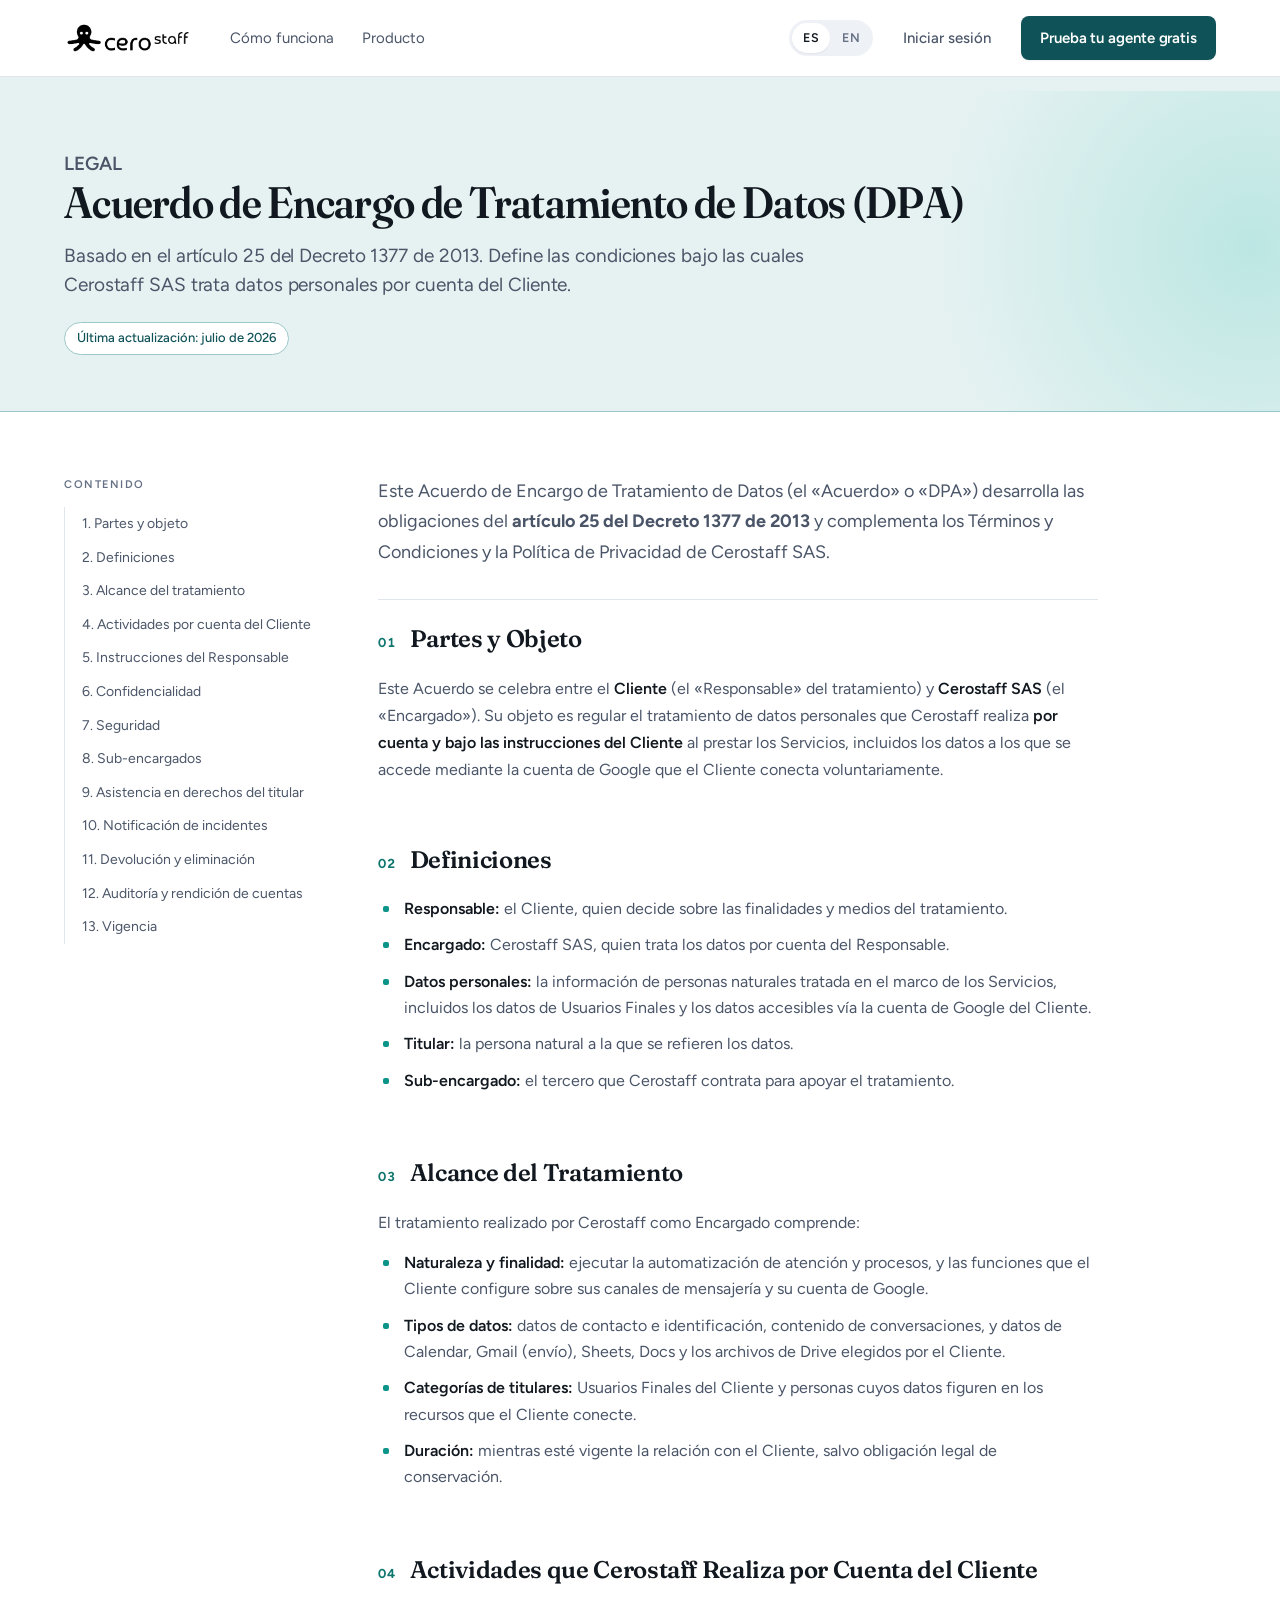
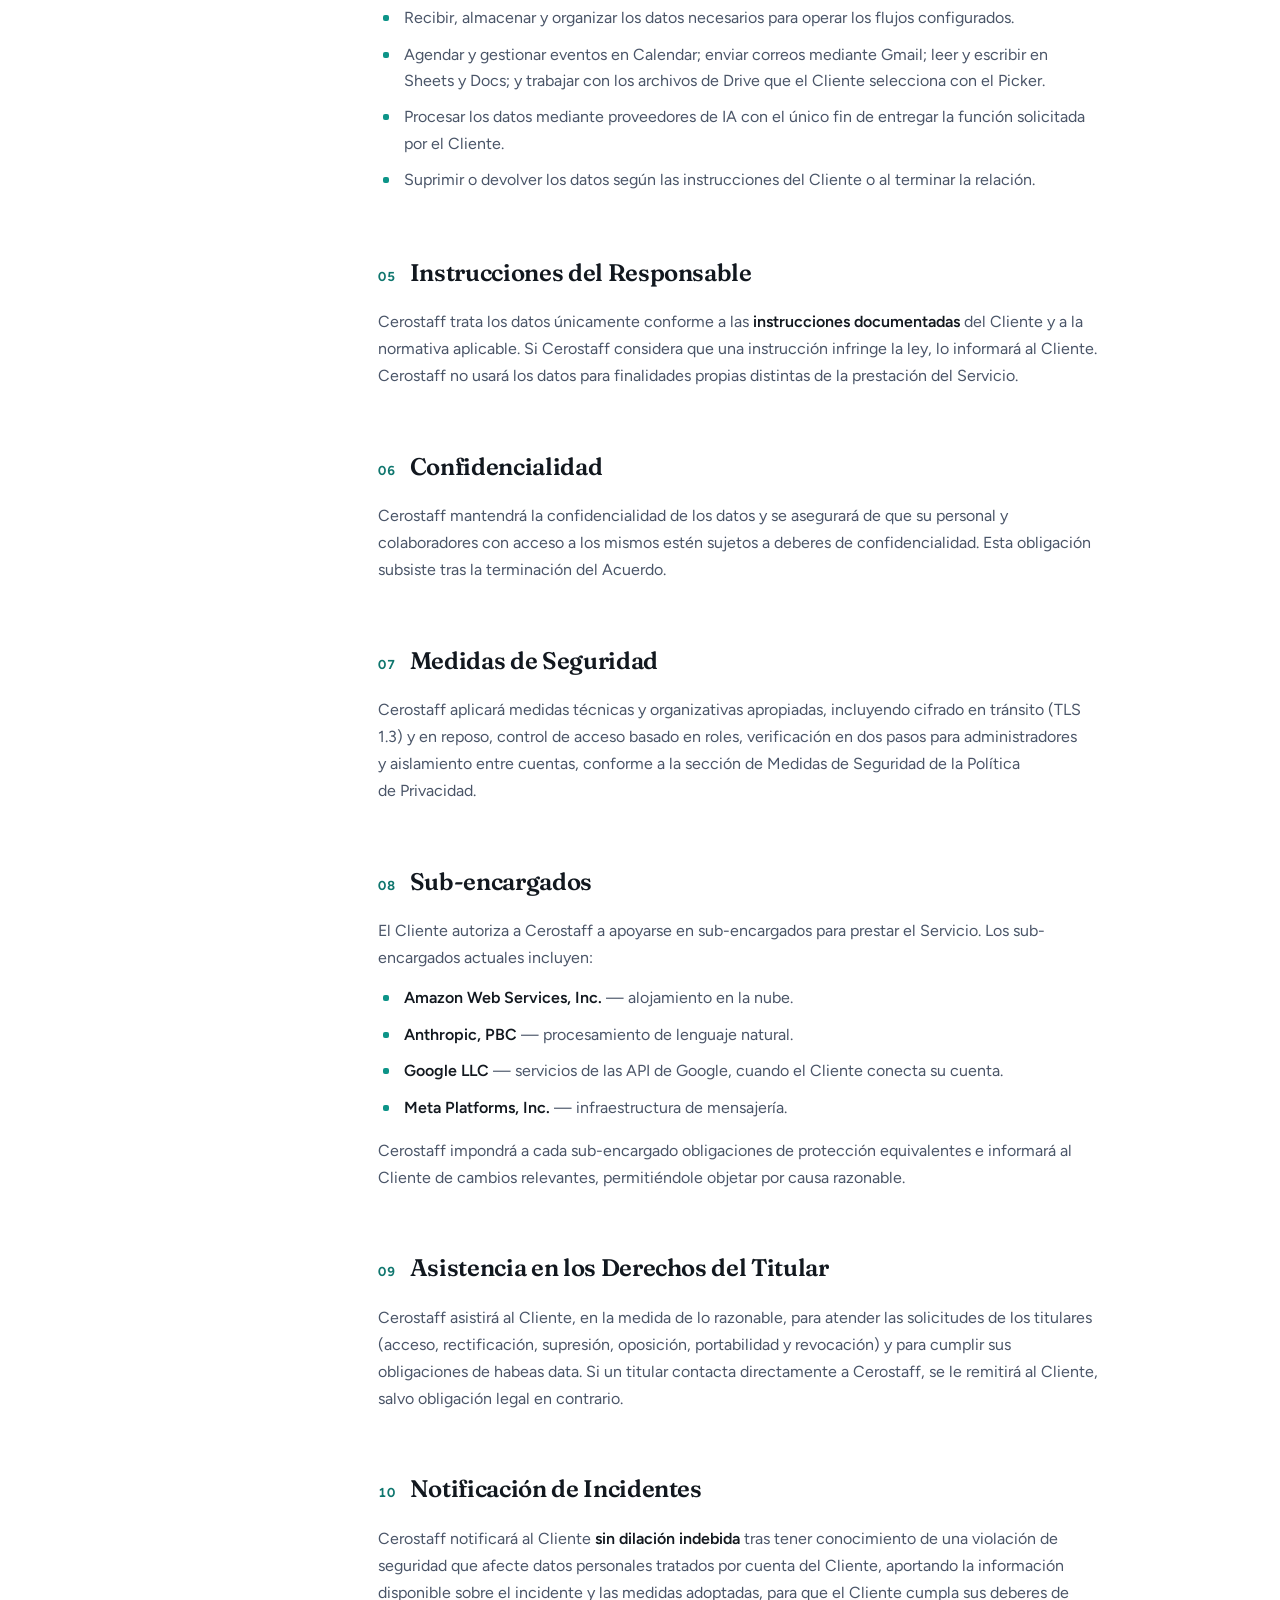
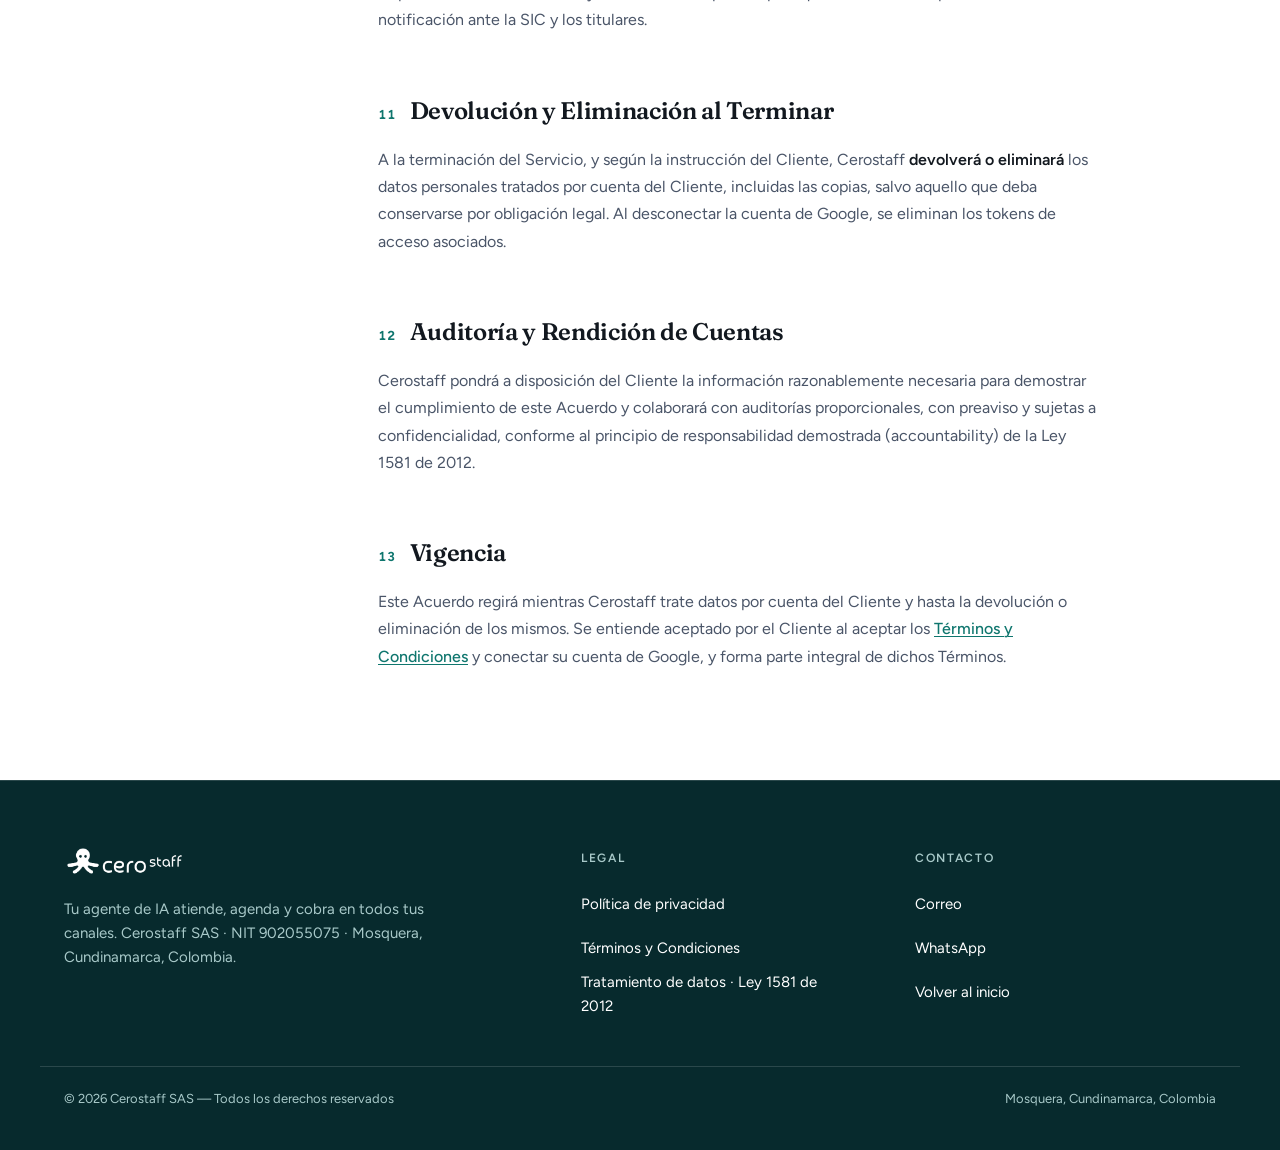
<file: dpa.html>
<!DOCTYPE html>
<html lang="es">
<head>
<meta charset="UTF-8"/>
<meta name="viewport" content="width=device-width, initial-scale=1.0"/>
<title>Acuerdo de Encargo de Tratamiento de Datos (DPA) — Cerostaff SAS</title>
<meta name="description" content="Acuerdo de Encargo de Tratamiento de Datos (DPA) de Cerostaff SAS, basado en el artículo 25 del Decreto 1377 de 2013, que regula el tratamiento de datos personales por cuenta del Cliente."/>
<link rel="icon" type="image/png" href="assets/cs_iconoNegro.png"/>
<link rel="canonical" href="https://legal.cerostaff.com/dpa.html"/>
<link rel="alternate" hreflang="es" href="https://legal.cerostaff.com/dpa.html"/>
<link rel="alternate" hreflang="en" href="https://legal.cerostaff.com/en/dpa.html"/>
<link rel="alternate" hreflang="x-default" href="https://legal.cerostaff.com/dpa.html"/>
<link rel="stylesheet" href="styles.css"/>
</head>
<body>

<!-- ===================== HEADER ===================== -->
<header class="lp-header">
  <div class="lp-header__bar">
    <div style="display:flex;align-items:center;gap:26px;min-width:0;">
      <a class="lp-header__logo" href="https://cerostaff.com" aria-label="Cerostaff — inicio"><img src="assets/cs_logoNegro.png" alt="Cerostaff"/></a>
      <nav class="lp-navlinks" aria-label="Navegación principal">
        <a class="lp-navlink" href="https://cerostaff.com/#copiloto">Cómo funciona</a>
        <a class="lp-navlink" href="https://cerostaff.com/#producto">Producto</a>
      </nav>
    </div>
    <div style="display:flex;align-items:center;gap:18px;flex-shrink:0;">
      <div class="cs-lang" role="group" aria-label="Idioma"><a href="dpa.html" data-lang="es" hreflang="es" lang="es" aria-current="true"><span aria-hidden="true">ES</span><span class="sr-only">Español</span></a><a href="en/dpa.html" data-lang="en" hreflang="en" lang="en"><span aria-hidden="true">EN</span><span class="sr-only">English</span></a></div>
      <a class="lp-navlink lp-signin" href="https://app.cerostaff.com" style="font-weight:500;">Iniciar sesión</a>
      <a class="lp-btn lp-btn--dark lp-btn--sm" href="https://app.cerostaff.com">Prueba tu agente gratis</a>
      <button class="lp-navtoggle" id="lp-navtoggle" type="button" aria-label="Abrir menú" aria-expanded="false" aria-controls="lp-mobilemenu">
        <svg class="lp-navtoggle__open" aria-hidden="true" width="22" height="22" viewBox="0 0 24 24" fill="none" stroke="currentColor" stroke-width="2" stroke-linecap="round"><line x1="3" y1="6" x2="21" y2="6"/><line x1="3" y1="12" x2="21" y2="12"/><line x1="3" y1="18" x2="21" y2="18"/></svg>
        <svg class="lp-navtoggle__close" aria-hidden="true" width="22" height="22" viewBox="0 0 24 24" fill="none" stroke="currentColor" stroke-width="2" stroke-linecap="round"><line x1="5" y1="5" x2="19" y2="19"/><line x1="19" y1="5" x2="5" y2="19"/></svg>
      </button>
    </div>
  </div>
    <nav class="lp-mobilemenu" id="lp-mobilemenu" aria-label="Navegación móvil">
      <a class="lp-mobilemenu__link" href="https://cerostaff.com/#copiloto">Cómo funciona</a>
      <a class="lp-mobilemenu__link" href="https://cerostaff.com/#producto">Producto</a>
      <a class="lp-mobilemenu__link" href="https://app.cerostaff.com">Iniciar sesión</a>
      <a class="lp-btn lp-btn--dark lp-btn--sm lp-mobilemenu__cta" href="https://app.cerostaff.com">Prueba tu agente gratis</a>
    </nav>
</header>

<main>

  <!-- ===================== LEGAL HERO ===================== -->
  <section class="legal-hero" data-screen-label="DPA — encabezado">
    <div class="hero-halo" aria-hidden="true"></div>
    <div class="container">
      <p class="eyebrow">Legal</p>
      <h1>Acuerdo de Encargo de Tratamiento de Datos (DPA)</h1>
      <p>Basado en el artículo 25 del Decreto 1377 de 2013. Define las condiciones bajo las cuales Cerostaff SAS trata datos personales por cuenta del Cliente.</p>
      <span class="legal-updated">Última actualización: julio de 2026</span>
    </div>
  </section>

  <!-- ===================== LEGAL BODY ===================== -->
  <div class="container">
    <div class="legal-layout">

      <!-- TOC -->
      <aside class="legal-toc" aria-label="Índice">
        <h4>Contenido</h4>
        <ol>
          <li><a href="#s1">1. Partes y objeto</a></li>
          <li><a href="#s2">2. Definiciones</a></li>
          <li><a href="#s3">3. Alcance del tratamiento</a></li>
          <li><a href="#s4">4. Actividades por cuenta del Cliente</a></li>
          <li><a href="#s5">5. Instrucciones del Responsable</a></li>
          <li><a href="#s6">6. Confidencialidad</a></li>
          <li><a href="#s7">7. Seguridad</a></li>
          <li><a href="#s8">8. Sub-encargados</a></li>
          <li><a href="#s9">9. Asistencia en derechos del titular</a></li>
          <li><a href="#s10">10. Notificación de incidentes</a></li>
          <li><a href="#s11">11. Devolución y eliminación</a></li>
          <li><a href="#s12">12. Auditoría y rendición de cuentas</a></li>
          <li><a href="#s13">13. Vigencia</a></li>
        </ol>
      </aside>

      <!-- Body -->
      <article class="legal-body">

        <p class="legal-intro">
          Este Acuerdo de Encargo de Tratamiento de Datos (el «Acuerdo» o «DPA») desarrolla las
          obligaciones del <strong>artículo 25 del Decreto 1377 de 2013</strong> y complementa los
          <a href="terms-of-service.html">Términos y Condiciones</a> y la
          <a href="privacy-policy.html">Política de Privacidad</a> de Cerostaff SAS.
        </p>

        <section class="legal-section" id="s1">
          <h2><span class="num">01</span> Partes y Objeto</h2>
          <p>
            Este Acuerdo se celebra entre el <strong>Cliente</strong> (el «Responsable» del
            tratamiento) y <strong>Cerostaff SAS</strong> (el «Encargado»). Su objeto es regular el
            tratamiento de datos personales que Cerostaff realiza <strong>por cuenta y bajo las
            instrucciones del Cliente</strong> al prestar los Servicios, incluidos los datos a los
            que se accede mediante la cuenta de Google que el Cliente conecta voluntariamente.
          </p>
        </section>

        <section class="legal-section" id="s2">
          <h2><span class="num">02</span> Definiciones</h2>
          <ul>
            <li><strong>Responsable:</strong> el Cliente, quien decide sobre las finalidades y medios del tratamiento.</li>
            <li><strong>Encargado:</strong> Cerostaff SAS, quien trata los datos por cuenta del Responsable.</li>
            <li><strong>Datos personales:</strong> la información de personas naturales tratada en el marco de los Servicios, incluidos los datos de Usuarios Finales y los datos accesibles vía la cuenta de Google del Cliente.</li>
            <li><strong>Titular:</strong> la persona natural a la que se refieren los datos.</li>
            <li><strong>Sub-encargado:</strong> el tercero que Cerostaff contrata para apoyar el tratamiento.</li>
          </ul>
        </section>

        <section class="legal-section" id="s3">
          <h2><span class="num">03</span> Alcance del Tratamiento</h2>
          <p>El tratamiento realizado por Cerostaff como Encargado comprende:</p>
          <ul>
            <li><strong>Naturaleza y finalidad:</strong> ejecutar la automatización de atención y procesos, y las funciones que el Cliente configure sobre sus canales de mensajería y su cuenta de Google.</li>
            <li><strong>Tipos de datos:</strong> datos de contacto e identificación, contenido de conversaciones, y datos de Calendar, Gmail (envío), Sheets, Docs y los archivos de Drive elegidos por el Cliente.</li>
            <li><strong>Categorías de titulares:</strong> Usuarios Finales del Cliente y personas cuyos datos figuren en los recursos que el Cliente conecte.</li>
            <li><strong>Duración:</strong> mientras esté vigente la relación con el Cliente, salvo obligación legal de conservación.</li>
          </ul>
        </section>

        <section class="legal-section" id="s4">
          <h2><span class="num">04</span> Actividades que Cerostaff Realiza por Cuenta del Cliente</h2>
          <ul>
            <li>Recibir, almacenar y organizar los datos necesarios para operar los flujos configurados.</li>
            <li>Agendar y gestionar eventos en Calendar; enviar correos mediante Gmail; leer y escribir en Sheets y Docs; y trabajar con los archivos de Drive que el Cliente selecciona con el Picker.</li>
            <li>Procesar los datos mediante proveedores de IA con el único fin de entregar la función solicitada por el Cliente.</li>
            <li>Suprimir o devolver los datos según las instrucciones del Cliente o al terminar la relación.</li>
          </ul>
        </section>

        <section class="legal-section" id="s5">
          <h2><span class="num">05</span> Instrucciones del Responsable</h2>
          <p>
            Cerostaff trata los datos únicamente conforme a las <strong>instrucciones documentadas</strong>
            del Cliente y a la normativa aplicable. Si Cerostaff considera que una instrucción infringe la
            ley, lo informará al Cliente. Cerostaff no usará los datos para finalidades propias distintas de
            la prestación del Servicio.
          </p>
        </section>

        <section class="legal-section" id="s6">
          <h2><span class="num">06</span> Confidencialidad</h2>
          <p>
            Cerostaff mantendrá la confidencialidad de los datos y se asegurará de que su personal y
            colaboradores con acceso a los mismos estén sujetos a deberes de confidencialidad. Esta
            obligación subsiste tras la terminación del Acuerdo.
          </p>
        </section>

        <section class="legal-section" id="s7">
          <h2><span class="num">07</span> Medidas de Seguridad</h2>
          <p>
            Cerostaff aplicará medidas técnicas y organizativas apropiadas, incluyendo cifrado en
            tránsito (TLS 1.3) y en reposo, control de acceso basado en roles, verificación en dos
            pasos para administradores y aislamiento entre cuentas, conforme a la sección de Medidas
            de Seguridad de la Política de Privacidad.
          </p>
        </section>

        <section class="legal-section" id="s8">
          <h2><span class="num">08</span> Sub-encargados</h2>
          <p>
            El Cliente autoriza a Cerostaff a apoyarse en sub-encargados para prestar el Servicio.
            Los sub-encargados actuales incluyen:
          </p>
          <ul>
            <li><strong>Amazon Web Services, Inc.</strong> — alojamiento en la nube.</li>
            <li><strong>Anthropic, PBC</strong> — procesamiento de lenguaje natural.</li>
            <li><strong>Google LLC</strong> — servicios de las API de Google, cuando el Cliente conecta su cuenta.</li>
            <li><strong>Meta Platforms, Inc.</strong> — infraestructura de mensajería.</li>
          </ul>
          <p>
            Cerostaff impondrá a cada sub-encargado obligaciones de protección equivalentes e
            informará al Cliente de cambios relevantes, permitiéndole objetar por causa razonable.
          </p>
        </section>

        <section class="legal-section" id="s9">
          <h2><span class="num">09</span> Asistencia en los Derechos del Titular</h2>
          <p>
            Cerostaff asistirá al Cliente, en la medida de lo razonable, para atender las solicitudes
            de los titulares (acceso, rectificación, supresión, oposición, portabilidad y revocación)
            y para cumplir sus obligaciones de habeas data. Si un titular contacta directamente a
            Cerostaff, se le remitirá al Cliente, salvo obligación legal en contrario.
          </p>
        </section>

        <section class="legal-section" id="s10">
          <h2><span class="num">10</span> Notificación de Incidentes</h2>
          <p>
            Cerostaff notificará al Cliente <strong>sin dilación indebida</strong> tras tener
            conocimiento de una violación de seguridad que afecte datos personales tratados por
            cuenta del Cliente, aportando la información disponible sobre el incidente y las medidas
            adoptadas, para que el Cliente cumpla sus deberes de notificación ante la SIC y los
            titulares.
          </p>
        </section>

        <section class="legal-section" id="s11">
          <h2><span class="num">11</span> Devolución y Eliminación al Terminar</h2>
          <p>
            A la terminación del Servicio, y según la instrucción del Cliente, Cerostaff
            <strong>devolverá o eliminará</strong> los datos personales tratados por cuenta del
            Cliente, incluidas las copias, salvo aquello que deba conservarse por obligación legal.
            Al desconectar la cuenta de Google, se eliminan los tokens de acceso asociados.
          </p>
        </section>

        <section class="legal-section" id="s12">
          <h2><span class="num">12</span> Auditoría y Rendición de Cuentas</h2>
          <p>
            Cerostaff pondrá a disposición del Cliente la información razonablemente necesaria para
            demostrar el cumplimiento de este Acuerdo y colaborará con auditorías proporcionales,
            con preaviso y sujetas a confidencialidad, conforme al principio de responsabilidad
            demostrada (accountability) de la Ley 1581 de 2012.
          </p>
        </section>

        <section class="legal-section" id="s13">
          <h2><span class="num">13</span> Vigencia</h2>
          <p>
            Este Acuerdo regirá mientras Cerostaff trate datos por cuenta del Cliente y hasta la
            devolución o eliminación de los mismos. Se entiende aceptado por el Cliente al aceptar
            los <a href="terms-of-service.html">Términos y Condiciones</a> y conectar su cuenta de
            Google, y forma parte integral de dichos Términos.
          </p>
        </section>
      </article>

    </div>
  </div>

</main>

<!-- ===================== FOOTER ===================== -->
<footer class="lp-footer">
  <div class="lp-footer__grid">
    <div class="lp-footer__brand">
      <img src="assets/cs_logoBlanco.png" alt="Cerostaff" style="height:32px;width:auto;display:block;">
      <p>Tu agente de IA atiende, agenda y cobra en todos tus canales. Cerostaff SAS · NIT 902055075 · Mosquera, Cundinamarca, Colombia.</p>
    </div>
    <div>
      <div class="lp-footer__h">Legal</div>
      <div class="lp-footer__col">
        <a href="privacy-policy.html">Política de privacidad</a>
        <a href="terms-of-service.html">Términos y Condiciones</a>
        <a href="privacy-policy.html#s3">Tratamiento de datos · Ley 1581 de 2012</a>
      </div>
    </div>
    <div>
      <div class="lp-footer__h">Contacto</div>
      <div class="lp-footer__col">
        <a href="mailto:edson.romero@cerostaff.com">Correo</a>
        <a href="https://wa.me/573053442610" target="_blank" rel="noopener">WhatsApp</a>
        <a href="https://cerostaff.com">Volver al inicio</a>
      </div>
    </div>
  </div>
  <div class="lp-footer__bottom">
    <div class="copy">© 2026 Cerostaff SAS — Todos los derechos reservados</div>
    <div class="copy">Mosquera, Cundinamarca, Colombia</div>
  </div>
</footer>

<script>
(function () {
  var btn = document.getElementById('lp-navtoggle');
  var menu = document.getElementById('lp-mobilemenu');
  if (!btn || !menu) return;
  function set(open) {
    menu.classList.toggle('is-open', open);
    btn.setAttribute('aria-expanded', open ? 'true' : 'false');
    btn.setAttribute('aria-label', open ? 'Cerrar menú' : 'Abrir menú');
  }
  btn.addEventListener('click', function () { set(!menu.classList.contains('is-open')); });
  menu.addEventListener('click', function (e) { if (e.target.closest('a')) set(false); });
  document.addEventListener('keydown', function (e) { if (e.key === 'Escape') set(false); });
  window.addEventListener('resize', function () { if (window.innerWidth > 900) set(false); }, { passive: true });
  document.addEventListener('click', function (e) { if (menu.classList.contains('is-open') && !menu.contains(e.target) && !btn.contains(e.target)) set(false); });
})();
</script>
</body>
</html>
</file>
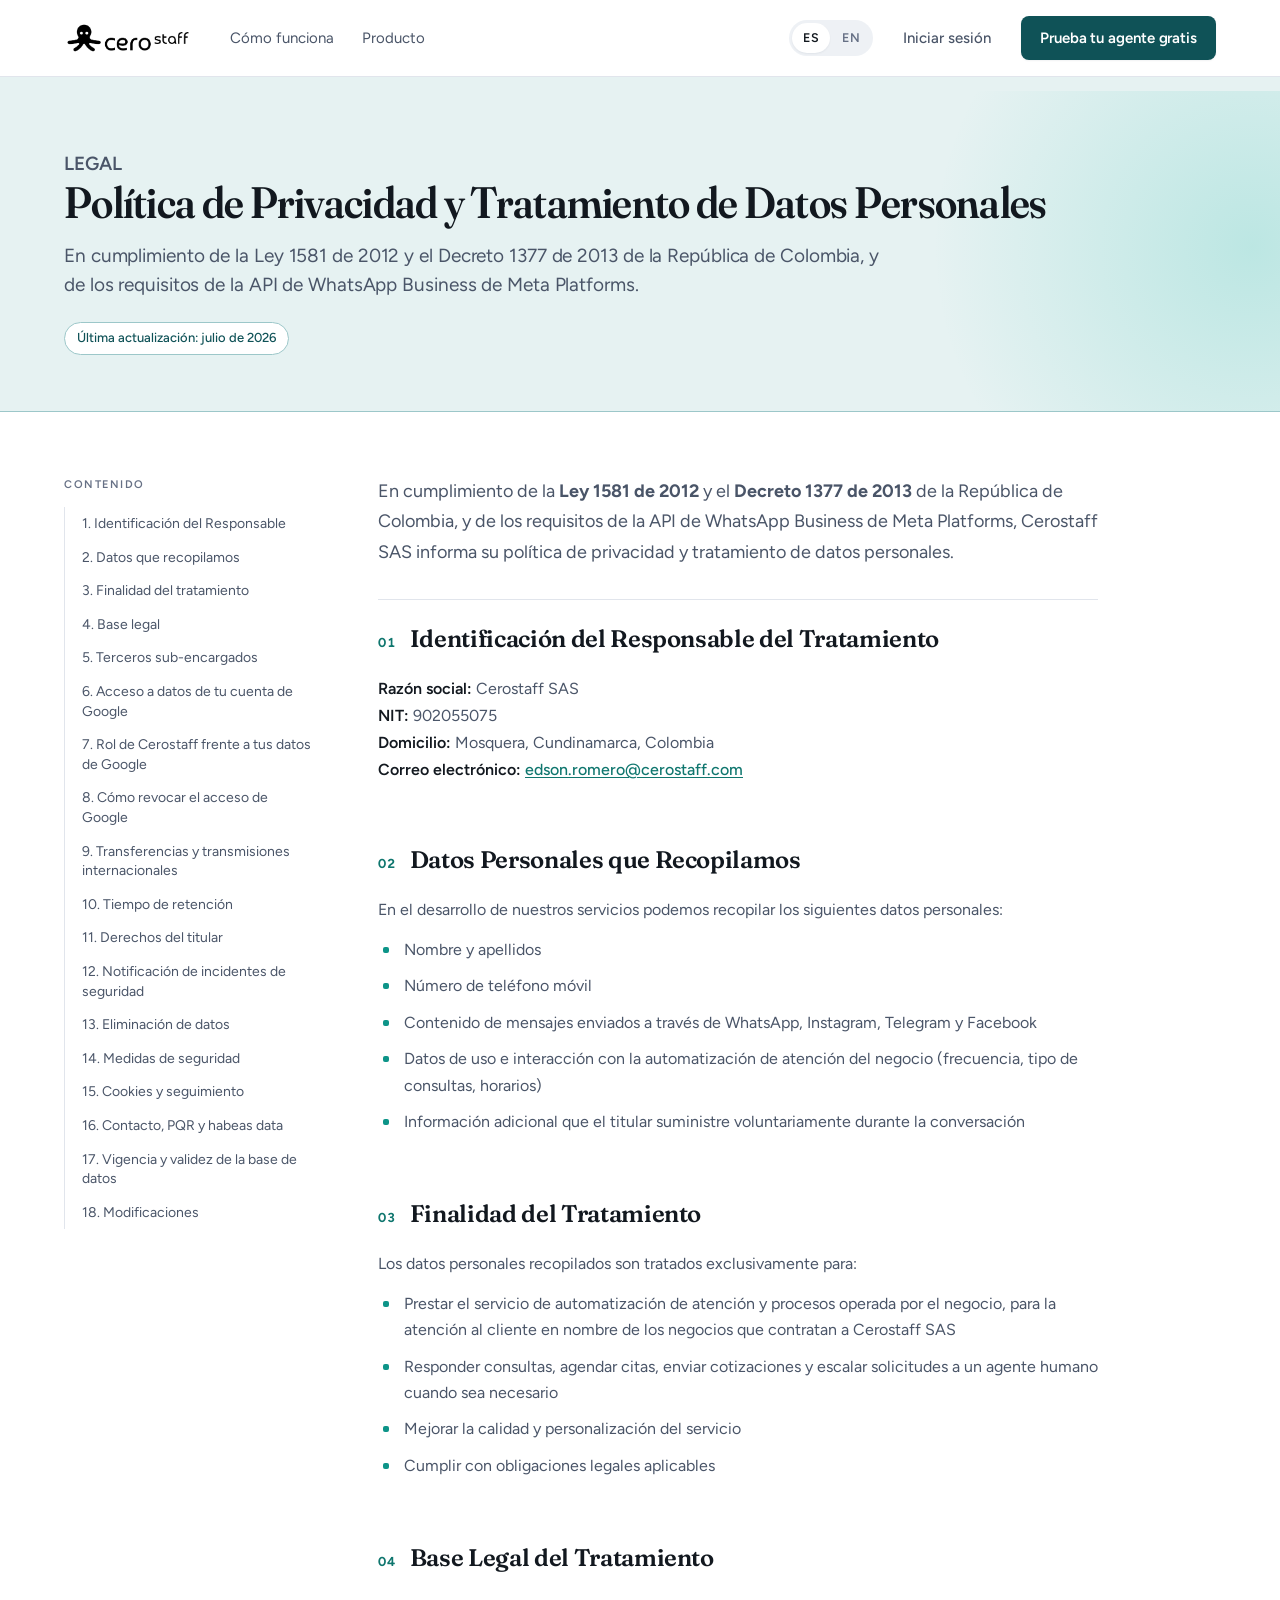
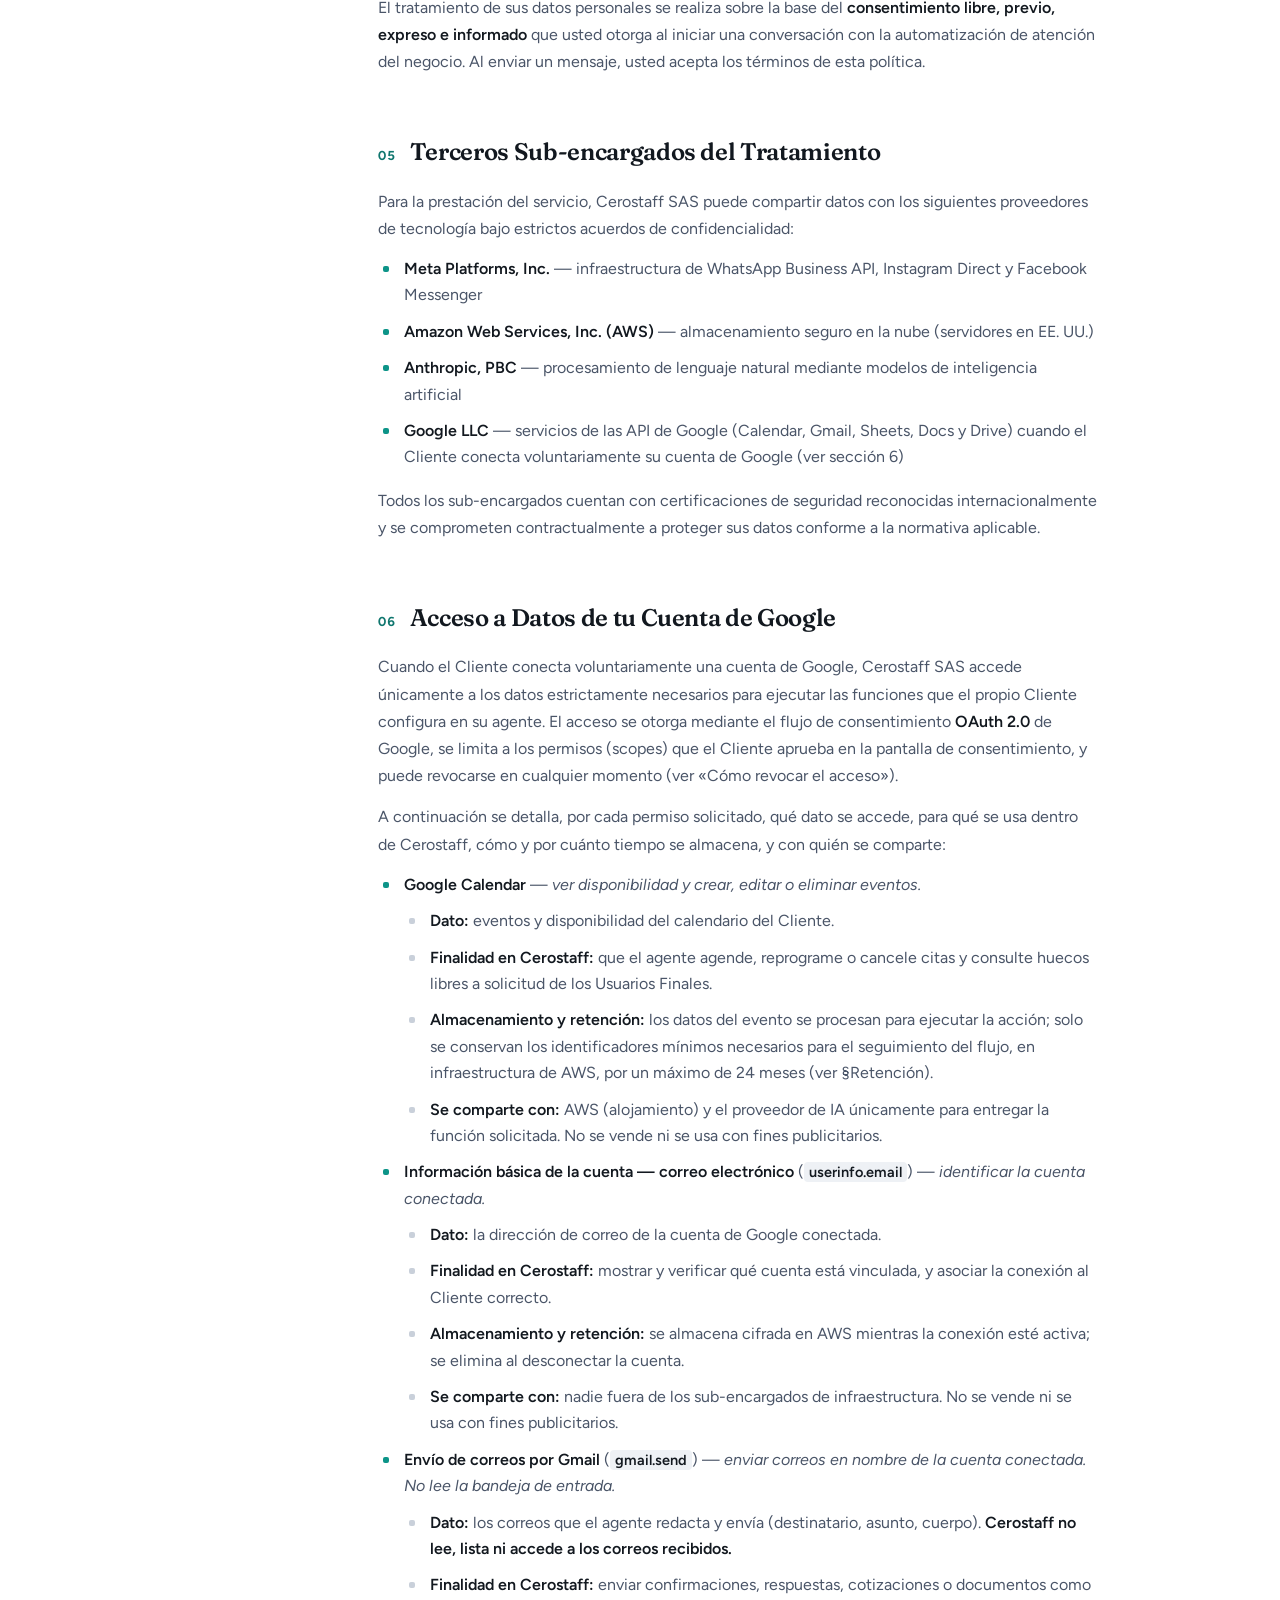
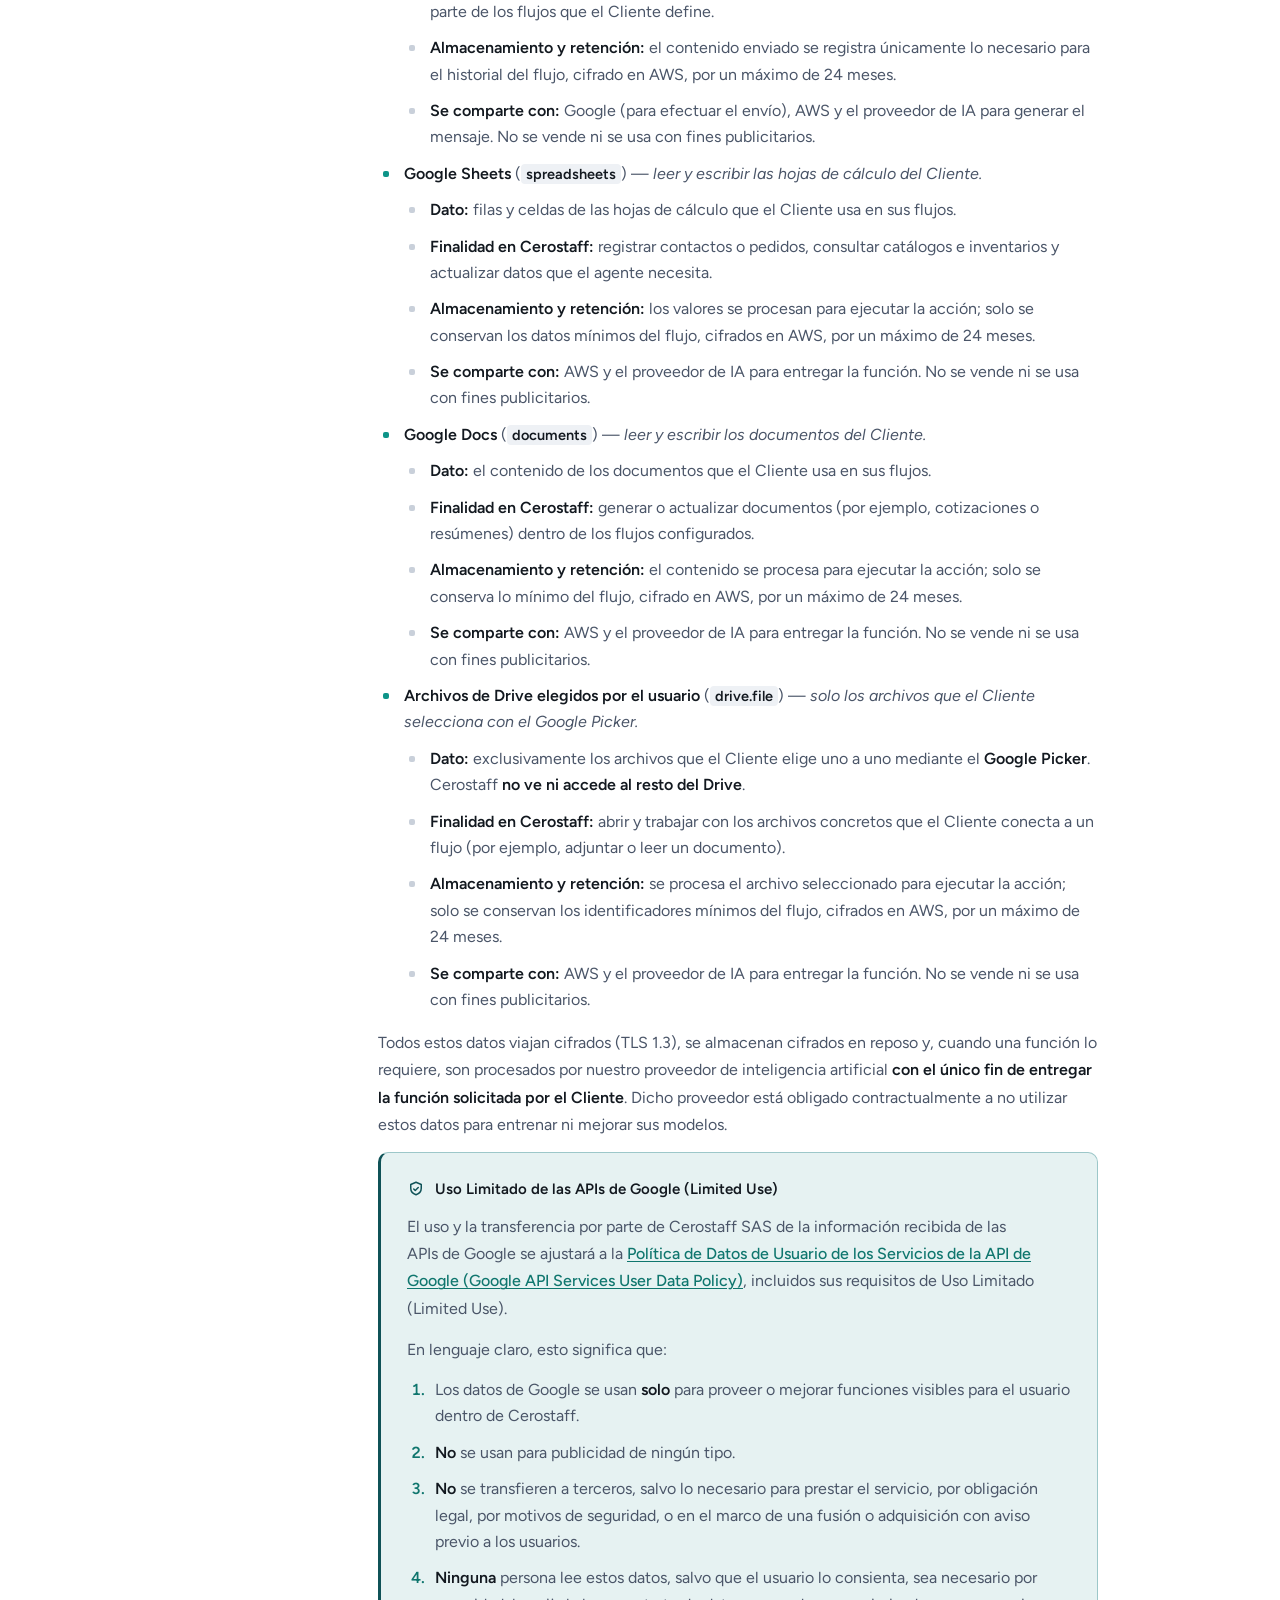
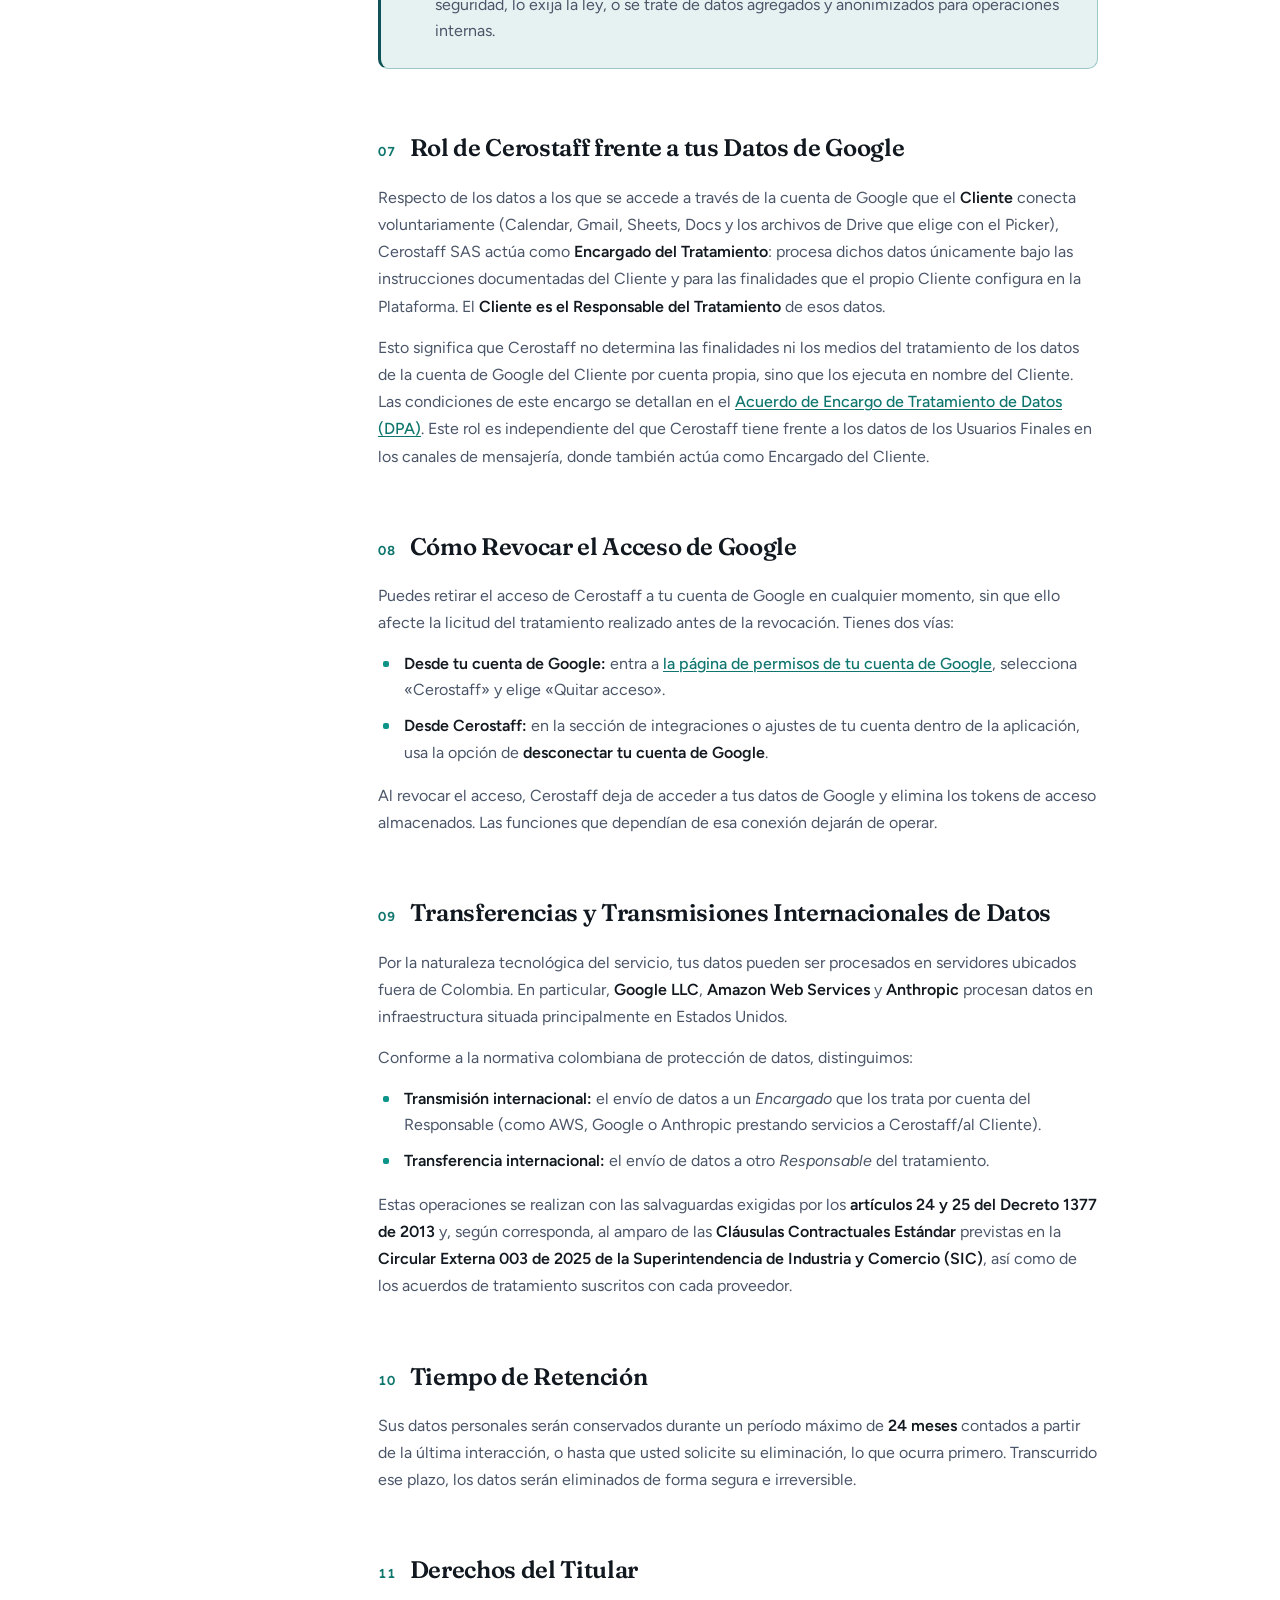
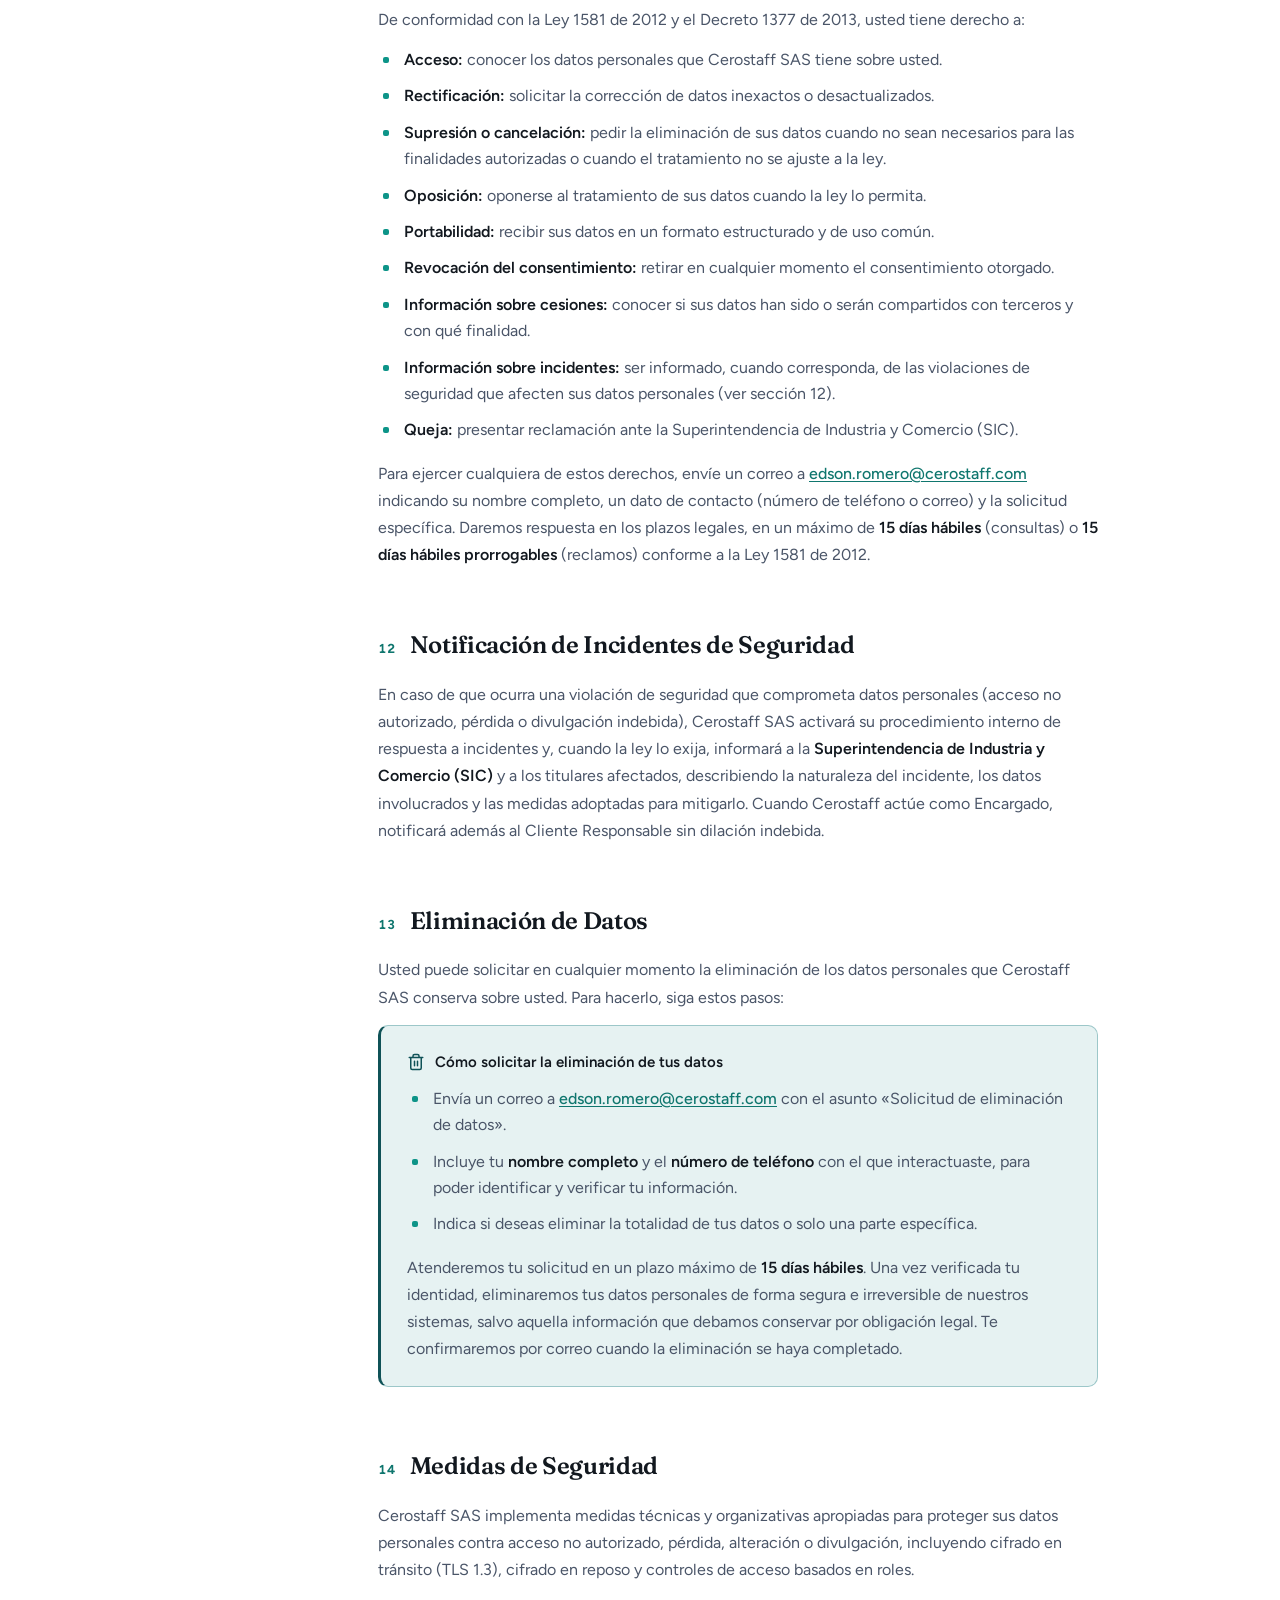
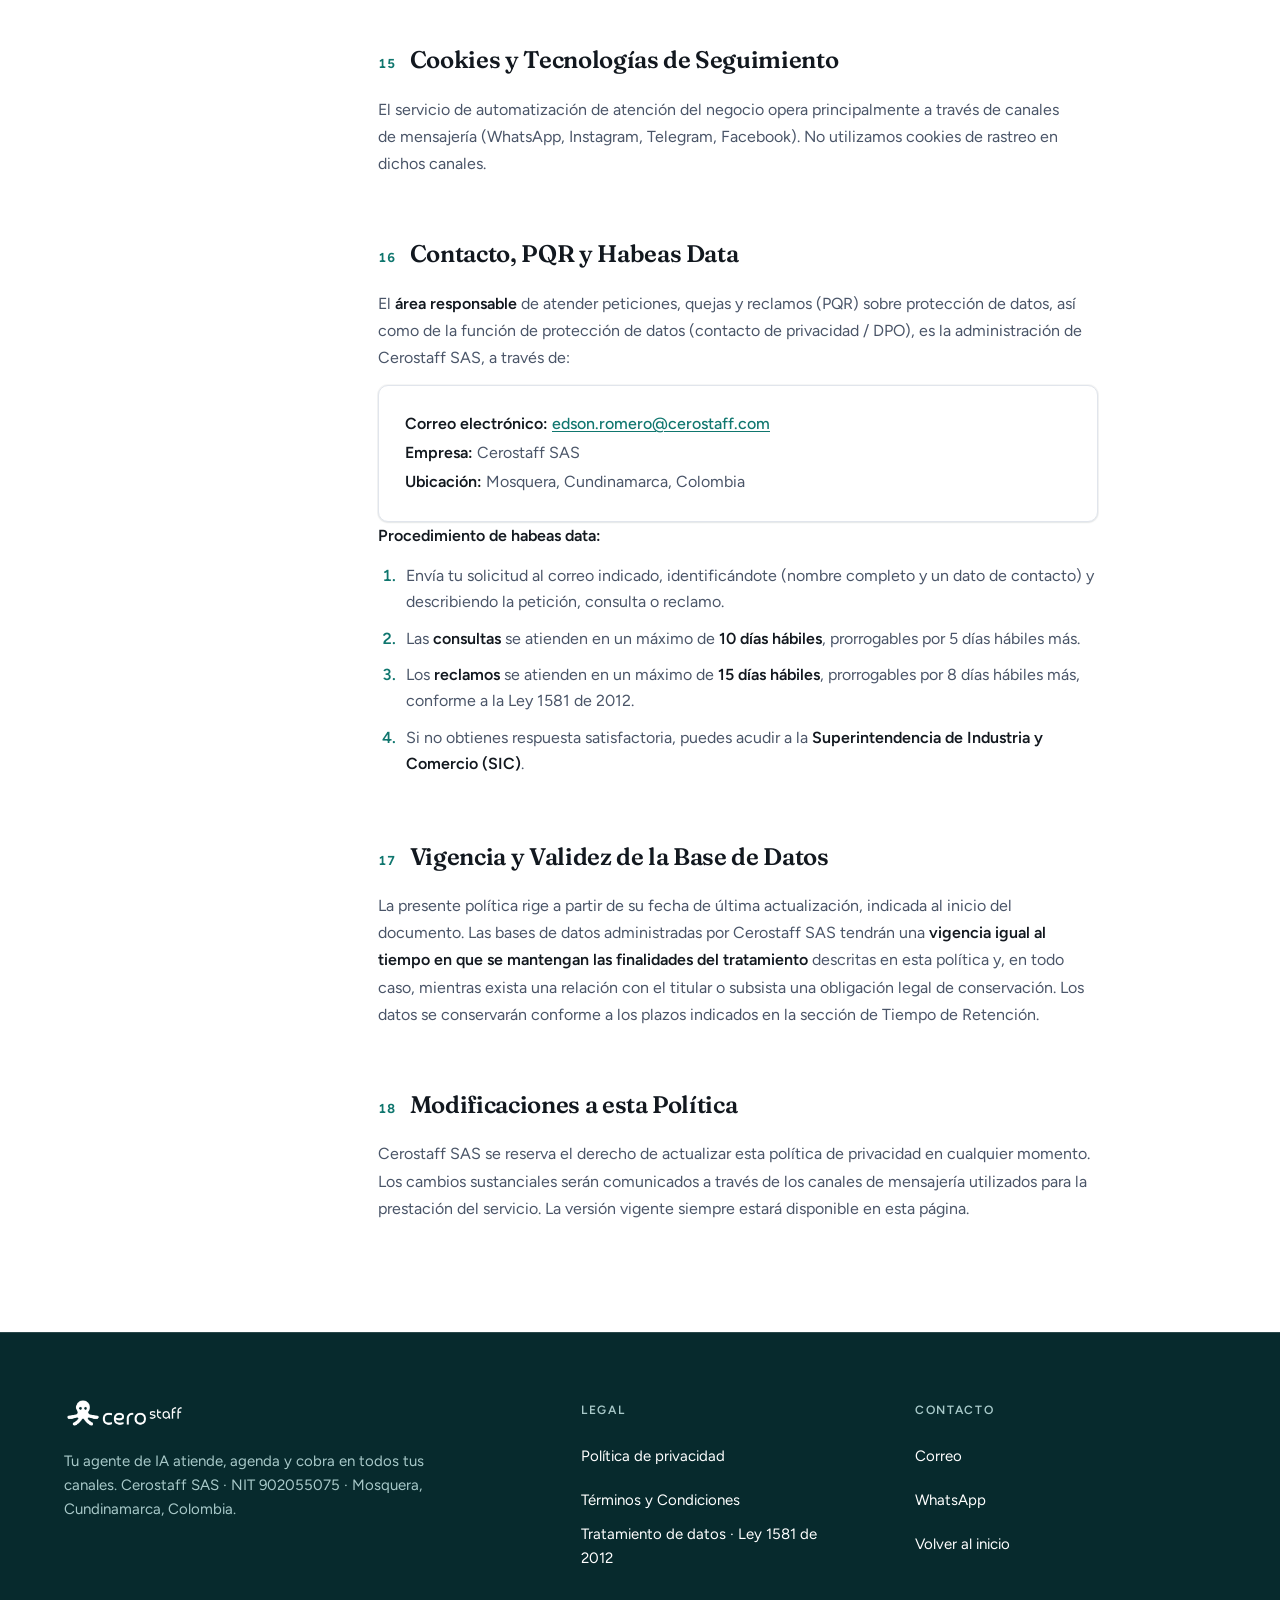
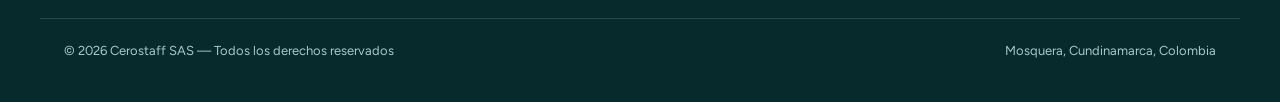
<file: privacy-policy.html>
<!DOCTYPE html>
<html lang="es">
<head>
<meta charset="UTF-8"/>
<meta name="viewport" content="width=device-width, initial-scale=1.0"/>
<title>Política de Privacidad — Cerostaff SAS</title>
<meta name="description" content="Política de privacidad y tratamiento de datos personales de Cerostaff SAS, en cumplimiento de la Ley 1581 de 2012, el Decreto 1377 de 2013 y los requisitos de Meta."/>
<link rel="icon" type="image/png" href="assets/cs_iconoNegro.png"/>
<link rel="canonical" href="https://legal.cerostaff.com/privacy-policy.html"/>
<link rel="alternate" hreflang="es" href="https://legal.cerostaff.com/privacy-policy.html"/>
<link rel="alternate" hreflang="en" href="https://legal.cerostaff.com/en/privacy-policy.html"/>
<link rel="alternate" hreflang="x-default" href="https://legal.cerostaff.com/privacy-policy.html"/>
<link rel="stylesheet" href="styles.css"/>
</head>
<body>

<!-- ===================== HEADER ===================== -->
<header class="lp-header">
  <div class="lp-header__bar">
    <div style="display:flex;align-items:center;gap:26px;min-width:0;">
      <a class="lp-header__logo" href="https://cerostaff.com" aria-label="Cerostaff — inicio"><img src="assets/cs_logoNegro.png" alt="Cerostaff"/></a>
      <nav class="lp-navlinks" aria-label="Navegación principal">
        <a class="lp-navlink" href="https://cerostaff.com/#copiloto">Cómo funciona</a>
        <a class="lp-navlink" href="https://cerostaff.com/#producto">Producto</a>
      </nav>
    </div>
    <div style="display:flex;align-items:center;gap:18px;flex-shrink:0;">
      <div class="cs-lang" role="group" aria-label="Idioma"><a href="privacy-policy.html" data-lang="es" hreflang="es" lang="es" aria-current="true"><span aria-hidden="true">ES</span><span class="sr-only">Español</span></a><a href="en/privacy-policy.html" data-lang="en" hreflang="en" lang="en"><span aria-hidden="true">EN</span><span class="sr-only">English</span></a></div>
      <a class="lp-navlink lp-signin" href="https://app.cerostaff.com" style="font-weight:500;">Iniciar sesión</a>
      <a class="lp-btn lp-btn--dark lp-btn--sm" href="https://app.cerostaff.com">Prueba tu agente gratis</a>
      <button class="lp-navtoggle" id="lp-navtoggle" type="button" aria-label="Abrir menú" aria-expanded="false" aria-controls="lp-mobilemenu">
        <svg class="lp-navtoggle__open" aria-hidden="true" width="22" height="22" viewBox="0 0 24 24" fill="none" stroke="currentColor" stroke-width="2" stroke-linecap="round"><line x1="3" y1="6" x2="21" y2="6"/><line x1="3" y1="12" x2="21" y2="12"/><line x1="3" y1="18" x2="21" y2="18"/></svg>
        <svg class="lp-navtoggle__close" aria-hidden="true" width="22" height="22" viewBox="0 0 24 24" fill="none" stroke="currentColor" stroke-width="2" stroke-linecap="round"><line x1="5" y1="5" x2="19" y2="19"/><line x1="19" y1="5" x2="5" y2="19"/></svg>
      </button>
    </div>
  </div>
    <nav class="lp-mobilemenu" id="lp-mobilemenu" aria-label="Navegación móvil">
      <a class="lp-mobilemenu__link" href="https://cerostaff.com/#copiloto">Cómo funciona</a>
      <a class="lp-mobilemenu__link" href="https://cerostaff.com/#producto">Producto</a>
      <a class="lp-mobilemenu__link" href="https://app.cerostaff.com">Iniciar sesión</a>
      <a class="lp-btn lp-btn--dark lp-btn--sm lp-mobilemenu__cta" href="https://app.cerostaff.com">Prueba tu agente gratis</a>
    </nav>
</header>

<main>

  <!-- ===================== LEGAL HERO ===================== -->
  <section class="legal-hero" data-screen-label="Política de privacidad — encabezado">
    <div class="hero-halo" aria-hidden="true"></div>
    <div class="container">
      <p class="eyebrow">Legal</p>
      <h1>Política de Privacidad y Tratamiento de Datos Personales</h1>
      <p>En cumplimiento de la Ley 1581 de 2012 y el Decreto 1377 de 2013 de la República de Colombia, y de los requisitos de la API de WhatsApp Business de Meta Platforms.</p>
      <span class="legal-updated">Última actualización: julio de 2026</span>
    </div>
  </section>

  <!-- ===================== LEGAL BODY ===================== -->
  <div class="container">
    <div class="legal-layout">

      <!-- TOC -->
      <aside class="legal-toc" aria-label="Índice">
        <h4>Contenido</h4>
        <ol>
          <li><a href="#s1">1. Identificación del Responsable</a></li>
          <li><a href="#s2">2. Datos que recopilamos</a></li>
          <li><a href="#s3">3. Finalidad del tratamiento</a></li>
          <li><a href="#s4">4. Base legal</a></li>
          <li><a href="#s5">5. Terceros sub-encargados</a></li>
          <li><a href="#s6">6. Acceso a datos de tu cuenta de Google</a></li>
          <li><a href="#s7">7. Rol de Cerostaff frente a tus datos de Google</a></li>
          <li><a href="#s8">8. Cómo revocar el acceso de Google</a></li>
          <li><a href="#s9">9. Transferencias y transmisiones internacionales</a></li>
          <li><a href="#s10">10. Tiempo de retención</a></li>
          <li><a href="#s11">11. Derechos del titular</a></li>
          <li><a href="#s12">12. Notificación de incidentes de seguridad</a></li>
          <li><a href="#s13">13. Eliminación de datos</a></li>
          <li><a href="#s14">14. Medidas de seguridad</a></li>
          <li><a href="#s15">15. Cookies y seguimiento</a></li>
          <li><a href="#s16">16. Contacto, PQR y habeas data</a></li>
          <li><a href="#s17">17. Vigencia y validez de la base de datos</a></li>
          <li><a href="#s18">18. Modificaciones</a></li>
        </ol>
      </aside>

      <!-- Body -->
      <article class="legal-body">
        <p class="legal-intro">
          En cumplimiento de la <strong>Ley 1581 de 2012</strong> y el <strong>Decreto 1377 de 2013</strong> de la República de Colombia, y de los requisitos de la API de WhatsApp Business de Meta Platforms, Cerostaff SAS informa su política de privacidad y tratamiento de datos personales.
        </p>

        <section class="legal-section" id="s1">
          <h2><span class="num">01</span> Identificación del Responsable del Tratamiento</h2>
          <p>
            <strong>Razón social:</strong> Cerostaff SAS<br/>
            <strong>NIT:</strong> 902055075<br/>
            <strong>Domicilio:</strong> Mosquera, Cundinamarca, Colombia<br/>
            <strong>Correo electrónico:</strong> <a href="mailto:edson.romero@cerostaff.com">edson.romero@cerostaff.com</a>
          </p>
        </section>

        <section class="legal-section" id="s2">
          <h2><span class="num">02</span> Datos Personales que Recopilamos</h2>
          <p>En el desarrollo de nuestros servicios podemos recopilar los siguientes datos personales:</p>
          <ul>
            <li>Nombre y apellidos</li>
            <li>Número de teléfono móvil</li>
            <li>Contenido de mensajes enviados a través de WhatsApp, Instagram, Telegram y Facebook</li>
            <li>Datos de uso e interacción con la automatización de atención del negocio (frecuencia, tipo de consultas, horarios)</li>
            <li>Información adicional que el titular suministre voluntariamente durante la conversación</li>
          </ul>
        </section>

        <section class="legal-section" id="s3">
          <h2><span class="num">03</span> Finalidad del Tratamiento</h2>
          <p>Los datos personales recopilados son tratados exclusivamente para:</p>
          <ul>
            <li>Prestar el servicio de automatización de atención y procesos operada por el negocio, para la atención al cliente en nombre de los negocios que contratan a Cerostaff SAS</li>
            <li>Responder consultas, agendar citas, enviar cotizaciones y escalar solicitudes a un agente humano cuando sea necesario</li>
            <li>Mejorar la calidad y personalización del servicio</li>
            <li>Cumplir con obligaciones legales aplicables</li>
          </ul>
        </section>

        <section class="legal-section" id="s4">
          <h2><span class="num">04</span> Base Legal del Tratamiento</h2>
          <p>
            El tratamiento de sus datos personales se realiza sobre la base del <strong>consentimiento libre, previo, expreso e informado</strong> que usted otorga al iniciar una conversación con la automatización de atención del negocio. Al enviar un mensaje, usted acepta los términos de esta política.
          </p>
        </section>

        <section class="legal-section" id="s5">
          <h2><span class="num">05</span> Terceros Sub-encargados del Tratamiento</h2>
          <p>Para la prestación del servicio, Cerostaff SAS puede compartir datos con los siguientes proveedores de tecnología bajo estrictos acuerdos de confidencialidad:</p>
          <ul>
            <li><strong>Meta Platforms, Inc.</strong> — infraestructura de WhatsApp Business API, Instagram Direct y Facebook Messenger</li>
            <li><strong>Amazon Web Services, Inc. (AWS)</strong> — almacenamiento seguro en la nube (servidores en EE. UU.)</li>
            <li><strong>Anthropic, PBC</strong> — procesamiento de lenguaje natural mediante modelos de inteligencia artificial</li>
            <li><strong>Google LLC</strong> — servicios de las API de Google (Calendar, Gmail, Sheets, Docs y Drive) cuando el Cliente conecta voluntariamente su cuenta de Google (ver sección 6)</li>
          </ul>
          <p>
            Todos los sub-encargados cuentan con certificaciones de seguridad reconocidas internacionalmente y se comprometen contractualmente a proteger sus datos conforme a la normativa aplicable.
          </p>
        </section>

        <section class="legal-section" id="s6">
          <h2><span class="num">06</span> Acceso a Datos de tu Cuenta de Google</h2>

          <p>
            Cuando el Cliente conecta voluntariamente una cuenta de Google, Cerostaff SAS
            accede únicamente a los datos estrictamente necesarios para ejecutar las funciones
            que el propio Cliente configura en su agente. El acceso se otorga mediante el flujo
            de consentimiento <strong>OAuth 2.0</strong> de Google, se limita a los permisos
            (scopes) que el Cliente aprueba en la pantalla de consentimiento, y puede revocarse
            en cualquier momento (ver «Cómo revocar el acceso»).
          </p>

          <p>A continuación se detalla, por cada permiso solicitado, qué dato se accede, para
            qué se usa dentro de Cerostaff, cómo y por cuánto tiempo se almacena, y con quién se
            comparte:</p>

          <ul>
            <li>
              <strong>Google Calendar</strong> — <em>ver disponibilidad y crear, editar o eliminar eventos.</em>
              <ul>
                <li><strong>Dato:</strong> eventos y disponibilidad del calendario del Cliente.</li>
                <li><strong>Finalidad en Cerostaff:</strong> que el agente agende, reprograme o cancele citas y consulte huecos libres a solicitud de los Usuarios Finales.</li>
                <li><strong>Almacenamiento y retención:</strong> los datos del evento se procesan para ejecutar la acción; solo se conservan los identificadores mínimos necesarios para el seguimiento del flujo, en infraestructura de AWS, por un máximo de 24 meses (ver §Retención).</li>
                <li><strong>Se comparte con:</strong> AWS (alojamiento) y el proveedor de IA únicamente para entregar la función solicitada. No se vende ni se usa con fines publicitarios.</li>
              </ul>
            </li>
            <li>
              <strong>Información básica de la cuenta — correo electrónico</strong> (<code>userinfo.email</code>) — <em>identificar la cuenta conectada.</em>
              <ul>
                <li><strong>Dato:</strong> la dirección de correo de la cuenta de Google conectada.</li>
                <li><strong>Finalidad en Cerostaff:</strong> mostrar y verificar qué cuenta está vinculada, y asociar la conexión al Cliente correcto.</li>
                <li><strong>Almacenamiento y retención:</strong> se almacena cifrada en AWS mientras la conexión esté activa; se elimina al desconectar la cuenta.</li>
                <li><strong>Se comparte con:</strong> nadie fuera de los sub-encargados de infraestructura. No se vende ni se usa con fines publicitarios.</li>
              </ul>
            </li>
            <li>
              <strong>Envío de correos por Gmail</strong> (<code>gmail.send</code>) — <em>enviar correos en nombre de la cuenta conectada. No lee la bandeja de entrada.</em>
              <ul>
                <li><strong>Dato:</strong> los correos que el agente redacta y envía (destinatario, asunto, cuerpo). <strong>Cerostaff no lee, lista ni accede a los correos recibidos.</strong></li>
                <li><strong>Finalidad en Cerostaff:</strong> enviar confirmaciones, respuestas, cotizaciones o documentos como parte de los flujos que el Cliente define.</li>
                <li><strong>Almacenamiento y retención:</strong> el contenido enviado se registra únicamente lo necesario para el historial del flujo, cifrado en AWS, por un máximo de 24 meses.</li>
                <li><strong>Se comparte con:</strong> Google (para efectuar el envío), AWS y el proveedor de IA para generar el mensaje. No se vende ni se usa con fines publicitarios.</li>
              </ul>
            </li>
            <li>
              <strong>Google Sheets</strong> (<code>spreadsheets</code>) — <em>leer y escribir las hojas de cálculo del Cliente.</em>
              <ul>
                <li><strong>Dato:</strong> filas y celdas de las hojas de cálculo que el Cliente usa en sus flujos.</li>
                <li><strong>Finalidad en Cerostaff:</strong> registrar contactos o pedidos, consultar catálogos e inventarios y actualizar datos que el agente necesita.</li>
                <li><strong>Almacenamiento y retención:</strong> los valores se procesan para ejecutar la acción; solo se conservan los datos mínimos del flujo, cifrados en AWS, por un máximo de 24 meses.</li>
                <li><strong>Se comparte con:</strong> AWS y el proveedor de IA para entregar la función. No se vende ni se usa con fines publicitarios.</li>
              </ul>
            </li>
            <li>
              <strong>Google Docs</strong> (<code>documents</code>) — <em>leer y escribir los documentos del Cliente.</em>
              <ul>
                <li><strong>Dato:</strong> el contenido de los documentos que el Cliente usa en sus flujos.</li>
                <li><strong>Finalidad en Cerostaff:</strong> generar o actualizar documentos (por ejemplo, cotizaciones o resúmenes) dentro de los flujos configurados.</li>
                <li><strong>Almacenamiento y retención:</strong> el contenido se procesa para ejecutar la acción; solo se conserva lo mínimo del flujo, cifrado en AWS, por un máximo de 24 meses.</li>
                <li><strong>Se comparte con:</strong> AWS y el proveedor de IA para entregar la función. No se vende ni se usa con fines publicitarios.</li>
              </ul>
            </li>
            <li>
              <strong>Archivos de Drive elegidos por el usuario</strong> (<code>drive.file</code>) — <em>solo los archivos que el Cliente selecciona con el Google Picker.</em>
              <ul>
                <li><strong>Dato:</strong> exclusivamente los archivos que el Cliente elige uno a uno mediante el <strong>Google Picker</strong>. Cerostaff <strong>no ve ni accede al resto del Drive</strong>.</li>
                <li><strong>Finalidad en Cerostaff:</strong> abrir y trabajar con los archivos concretos que el Cliente conecta a un flujo (por ejemplo, adjuntar o leer un documento).</li>
                <li><strong>Almacenamiento y retención:</strong> se procesa el archivo seleccionado para ejecutar la acción; solo se conservan los identificadores mínimos del flujo, cifrados en AWS, por un máximo de 24 meses.</li>
                <li><strong>Se comparte con:</strong> AWS y el proveedor de IA para entregar la función. No se vende ni se usa con fines publicitarios.</li>
              </ul>
            </li>
          </ul>

          <p>
            Todos estos datos viajan cifrados (TLS 1.3), se almacenan cifrados en reposo y, cuando
            una función lo requiere, son procesados por nuestro proveedor de inteligencia
            artificial <strong>con el único fin de entregar la función solicitada por el Cliente</strong>.
            Dicho proveedor está obligado contractualmente a no utilizar estos datos para entrenar
            ni mejorar sus modelos.
          </p>

          <!-- ===== A2: Uso Limitado — texto EXACTO (verbatim) ===== -->
          <div class="legal-callout">
            <div class="callout-head">
              <svg viewBox="0 0 24 24" fill="none" stroke="currentColor" stroke-width="2" stroke-linecap="round" stroke-linejoin="round" aria-hidden="true"><path d="M12 3 5 6v5c0 4.2 3 7.4 7 8.6 4-1.2 7-4.4 7-8.6V6z"/><path d="m9 12 2 2 4-4"/></svg>
              Uso Limitado de las APIs de Google (Limited Use)
            </div>
            <p>
              El uso y la transferencia por parte de Cerostaff SAS de la información recibida de
              las APIs de Google se ajustará a la
              <a href="https://developers.google.com/terms/api-services-user-data-policy" target="_blank" rel="noopener">Política de Datos de Usuario de los Servicios de la API de Google (Google API Services User Data Policy)</a>,
              incluidos sus requisitos de Uso Limitado (Limited Use).
            </p>
            <p>En lenguaje claro, esto significa que:</p>
            <ol>
              <li>Los datos de Google se usan <strong>solo</strong> para proveer o mejorar funciones visibles para el usuario dentro de Cerostaff.</li>
              <li><strong>No</strong> se usan para publicidad de ningún tipo.</li>
              <li><strong>No</strong> se transfieren a terceros, salvo lo necesario para prestar el servicio, por obligación legal, por motivos de seguridad, o en el marco de una fusión o adquisición con aviso previo a los usuarios.</li>
              <li><strong>Ninguna</strong> persona lee estos datos, salvo que el usuario lo consienta, sea necesario por seguridad, lo exija la ley, o se trate de datos agregados y anonimizados para operaciones internas.</li>
            </ol>
          </div>
        </section>

        <section class="legal-section" id="s7">
          <h2><span class="num">07</span> Rol de Cerostaff frente a tus Datos de Google</h2>
          <p>
            Respecto de los datos a los que se accede a través de la cuenta de Google que el
            <strong>Cliente</strong> conecta voluntariamente (Calendar, Gmail, Sheets, Docs y los
            archivos de Drive que elige con el Picker), Cerostaff SAS actúa como
            <strong>Encargado del Tratamiento</strong>: procesa dichos datos únicamente bajo las
            instrucciones documentadas del Cliente y para las finalidades que el propio Cliente
            configura en la Plataforma. El <strong>Cliente es el Responsable del Tratamiento</strong>
            de esos datos.
          </p>
          <p>
            Esto significa que Cerostaff no determina las finalidades ni los medios del tratamiento
            de los datos de la cuenta de Google del Cliente por cuenta propia, sino que los ejecuta
            en nombre del Cliente. Las condiciones de este encargo se detallan en el
            <a href="dpa.html">Acuerdo de Encargo de Tratamiento de Datos (DPA)</a>.
            Este rol es independiente del que Cerostaff tiene frente a los datos de los Usuarios
            Finales en los canales de mensajería, donde también actúa como Encargado del Cliente.
          </p>
        </section>

        <section class="legal-section" id="s8">
          <h2><span class="num">08</span> Cómo Revocar el Acceso de Google</h2>
          <p>
            Puedes retirar el acceso de Cerostaff a tu cuenta de Google en cualquier momento, sin
            que ello afecte la licitud del tratamiento realizado antes de la revocación. Tienes dos
            vías:
          </p>
          <ul>
            <li>
              <strong>Desde tu cuenta de Google:</strong> entra a
              <a href="https://myaccount.google.com/permissions" target="_blank" rel="noopener">la página de permisos de tu cuenta de Google</a>,
              selecciona «Cerostaff» y elige «Quitar acceso».
            </li>
            <li>
              <strong>Desde Cerostaff:</strong> en la sección de integraciones o ajustes de tu cuenta
              dentro de la aplicación, usa la opción de <strong>desconectar tu cuenta de Google</strong>.
            </li>
          </ul>
          <p>
            Al revocar el acceso, Cerostaff deja de acceder a tus datos de Google y elimina los
            tokens de acceso almacenados. Las funciones que dependían de esa conexión dejarán de
            operar.
          </p>
        </section>

        <section class="legal-section" id="s9">
          <h2><span class="num">09</span> Transferencias y Transmisiones Internacionales de Datos</h2>
          <p>
            Por la naturaleza tecnológica del servicio, tus datos pueden ser procesados en
            servidores ubicados fuera de Colombia. En particular, <strong>Google LLC</strong>,
            <strong>Amazon Web Services</strong> y <strong>Anthropic</strong> procesan datos en
            infraestructura situada principalmente en Estados Unidos.
          </p>
          <p>
            Conforme a la normativa colombiana de protección de datos, distinguimos:
          </p>
          <ul>
            <li><strong>Transmisión internacional:</strong> el envío de datos a un <em>Encargado</em> que los trata por cuenta del Responsable (como AWS, Google o Anthropic prestando servicios a Cerostaff/al Cliente).</li>
            <li><strong>Transferencia internacional:</strong> el envío de datos a otro <em>Responsable</em> del tratamiento.</li>
          </ul>
          <p>
            Estas operaciones se realizan con las salvaguardas exigidas por los
            <strong>artículos 24 y 25 del Decreto 1377 de 2013</strong> y, según corresponda, al
            amparo de las <strong>Cláusulas Contractuales Estándar</strong> previstas en la
            <strong>Circular Externa 003 de 2025 de la Superintendencia de Industria y Comercio (SIC)</strong>,
            así como de los acuerdos de tratamiento suscritos con cada proveedor.
          </p>
        </section>

        <section class="legal-section" id="s10">
          <h2><span class="num">10</span> Tiempo de Retención</h2>
          <p>
            Sus datos personales serán conservados durante un período máximo de <strong>24 meses</strong> contados a partir de la última interacción, o hasta que usted solicite su eliminación, lo que ocurra primero. Transcurrido ese plazo, los datos serán eliminados de forma segura e irreversible.
          </p>
        </section>

        <section class="legal-section" id="s11">
          <h2><span class="num">11</span> Derechos del Titular</h2>
          <p>De conformidad con la Ley 1581 de 2012 y el Decreto 1377 de 2013, usted tiene derecho a:</p>
          <ul>
            <li><strong>Acceso:</strong> conocer los datos personales que Cerostaff SAS tiene sobre usted.</li>
            <li><strong>Rectificación:</strong> solicitar la corrección de datos inexactos o desactualizados.</li>
            <li><strong>Supresión o cancelación:</strong> pedir la eliminación de sus datos cuando no sean necesarios para las finalidades autorizadas o cuando el tratamiento no se ajuste a la ley.</li>
            <li><strong>Oposición:</strong> oponerse al tratamiento de sus datos cuando la ley lo permita.</li>
            <li><strong>Portabilidad:</strong> recibir sus datos en un formato estructurado y de uso común.</li>
            <li><strong>Revocación del consentimiento:</strong> retirar en cualquier momento el consentimiento otorgado.</li>
            <li><strong>Información sobre cesiones:</strong> conocer si sus datos han sido o serán compartidos con terceros y con qué finalidad.</li>
            <li><strong>Información sobre incidentes:</strong> ser informado, cuando corresponda, de las violaciones de seguridad que afecten sus datos personales (ver sección 12).</li>
            <li><strong>Queja:</strong> presentar reclamación ante la Superintendencia de Industria y Comercio (SIC).</li>
          </ul>
          <p>
            Para ejercer cualquiera de estos derechos, envíe un correo a <a href="mailto:edson.romero@cerostaff.com">edson.romero@cerostaff.com</a> indicando su nombre completo, un dato de contacto (número de teléfono o correo) y la solicitud específica. Daremos respuesta en los plazos legales, en un máximo de <strong>15 días hábiles</strong> (consultas) o <strong>15 días hábiles prorrogables</strong> (reclamos) conforme a la Ley 1581 de 2012.
          </p>
        </section>

        <section class="legal-section" id="s12">
          <h2><span class="num">12</span> Notificación de Incidentes de Seguridad</h2>
          <p>
            En caso de que ocurra una violación de seguridad que comprometa datos personales
            (acceso no autorizado, pérdida o divulgación indebida), Cerostaff SAS activará su
            procedimiento interno de respuesta a incidentes y, cuando la ley lo exija, informará a
            la <strong>Superintendencia de Industria y Comercio (SIC)</strong> y a los titulares
            afectados, describiendo la naturaleza del incidente, los datos involucrados y las
            medidas adoptadas para mitigarlo. Cuando Cerostaff actúe como Encargado, notificará
            además al Cliente Responsable sin dilación indebida.
          </p>
        </section>

        <section class="legal-section" id="s13">
          <h2><span class="num">13</span> Eliminación de Datos</h2>
          <p>
            Usted puede solicitar en cualquier momento la eliminación de los datos personales que Cerostaff SAS conserva sobre usted. Para hacerlo, siga estos pasos:
          </p>
          <div class="legal-callout">
            <div class="callout-head">
              <svg viewBox="0 0 24 24" fill="none" stroke="currentColor" stroke-width="2" stroke-linecap="round" stroke-linejoin="round" aria-hidden="true"><path d="M3 6h18M19 6v14a2 2 0 0 1-2 2H7a2 2 0 0 1-2-2V6m3 0V4a2 2 0 0 1 2-2h4a2 2 0 0 1 2 2v2"/><path d="M10 11v6M14 11v6"/></svg>
              Cómo solicitar la eliminación de tus datos
            </div>
            <ul>
              <li>Envía un correo a <a href="mailto:edson.romero@cerostaff.com?subject=Solicitud%20de%20eliminaci%C3%B3n%20de%20datos">edson.romero@cerostaff.com</a> con el asunto «Solicitud de eliminación de datos».</li>
              <li>Incluye tu <strong>nombre completo</strong> y el <strong>número de teléfono</strong> con el que interactuaste, para poder identificar y verificar tu información.</li>
              <li>Indica si deseas eliminar la totalidad de tus datos o solo una parte específica.</li>
            </ul>
            <p>
              Atenderemos tu solicitud en un plazo máximo de <strong>15 días hábiles</strong>. Una vez verificada tu identidad, eliminaremos tus datos personales de forma segura e irreversible de nuestros sistemas, salvo aquella información que debamos conservar por obligación legal. Te confirmaremos por correo cuando la eliminación se haya completado.
            </p>
          </div>
        </section>

        <section class="legal-section" id="s14">
          <h2><span class="num">14</span> Medidas de Seguridad</h2>
          <p>
            Cerostaff SAS implementa medidas técnicas y organizativas apropiadas para proteger sus datos personales contra acceso no autorizado, pérdida, alteración o divulgación, incluyendo cifrado en tránsito (TLS 1.3), cifrado en reposo y controles de acceso basados en roles.
          </p>
        </section>

        <section class="legal-section" id="s15">
          <h2><span class="num">15</span> Cookies y Tecnologías de Seguimiento</h2>
          <p>
            El servicio de automatización de atención del negocio opera principalmente a través de canales de mensajería (WhatsApp, Instagram, Telegram, Facebook). No utilizamos cookies de rastreo en dichos canales.
          </p>
        </section>

        <section class="legal-section" id="s16">
          <h2><span class="num">16</span> Contacto, PQR y Habeas Data</h2>
          <p>
            El <strong>área responsable</strong> de atender peticiones, quejas y reclamos (PQR) sobre
            protección de datos, así como de la función de protección de datos (contacto de
            privacidad / DPO), es la administración de Cerostaff SAS, a través de:
          </p>
          <div class="legal-contact-card">
            <strong>Correo electrónico:</strong> <a href="mailto:edson.romero@cerostaff.com">edson.romero@cerostaff.com</a><br/>
            <strong>Empresa:</strong> Cerostaff SAS<br/>
            <strong>Ubicación:</strong> Mosquera, Cundinamarca, Colombia
          </div>
          <p><strong>Procedimiento de habeas data:</strong></p>
          <ol>
            <li>Envía tu solicitud al correo indicado, identificándote (nombre completo y un dato de contacto) y describiendo la petición, consulta o reclamo.</li>
            <li>Las <strong>consultas</strong> se atienden en un máximo de <strong>10 días hábiles</strong>, prorrogables por 5 días hábiles más.</li>
            <li>Los <strong>reclamos</strong> se atienden en un máximo de <strong>15 días hábiles</strong>, prorrogables por 8 días hábiles más, conforme a la Ley 1581 de 2012.</li>
            <li>Si no obtienes respuesta satisfactoria, puedes acudir a la <strong>Superintendencia de Industria y Comercio (SIC)</strong>.</li>
          </ol>
        </section>

        <section class="legal-section" id="s17">
          <h2><span class="num">17</span> Vigencia y Validez de la Base de Datos</h2>
          <p>
            La presente política rige a partir de su fecha de última actualización, indicada al
            inicio del documento. Las bases de datos administradas por Cerostaff SAS tendrán una
            <strong>vigencia igual al tiempo en que se mantengan las finalidades del tratamiento</strong>
            descritas en esta política y, en todo caso, mientras exista una relación con el titular
            o subsista una obligación legal de conservación. Los datos se conservarán conforme a los
            plazos indicados en la sección de Tiempo de Retención.
          </p>
        </section>

        <section class="legal-section" id="s18">
          <h2><span class="num">18</span> Modificaciones a esta Política</h2>
          <p>
            Cerostaff SAS se reserva el derecho de actualizar esta política de privacidad en cualquier momento. Los cambios sustanciales serán comunicados a través de los canales de mensajería utilizados para la prestación del servicio. La versión vigente siempre estará disponible en esta página.
          </p>
        </section>
      </article>

    </div>
  </div>

</main>

<!-- ===================== FOOTER ===================== -->
<footer class="lp-footer">
  <div class="lp-footer__grid">
    <div class="lp-footer__brand">
      <img src="assets/cs_logoBlanco.png" alt="Cerostaff" style="height:32px;width:auto;display:block;">
      <p>Tu agente de IA atiende, agenda y cobra en todos tus canales. Cerostaff SAS · NIT 902055075 · Mosquera, Cundinamarca, Colombia.</p>
    </div>
    <div>
      <div class="lp-footer__h">Legal</div>
      <div class="lp-footer__col">
        <a href="privacy-policy.html">Política de privacidad</a>
        <a href="terms-of-service.html">Términos y Condiciones</a>
        <a href="privacy-policy.html#s3">Tratamiento de datos · Ley 1581 de 2012</a>
      </div>
    </div>
    <div>
      <div class="lp-footer__h">Contacto</div>
      <div class="lp-footer__col">
        <a href="mailto:edson.romero@cerostaff.com">Correo</a>
        <a href="https://wa.me/573053442610" target="_blank" rel="noopener">WhatsApp</a>
        <a href="https://cerostaff.com">Volver al inicio</a>
      </div>
    </div>
  </div>
  <div class="lp-footer__bottom">
    <div class="copy">© 2026 Cerostaff SAS — Todos los derechos reservados</div>
    <div class="copy">Mosquera, Cundinamarca, Colombia</div>
  </div>
</footer>

<script>
(function () {
  var btn = document.getElementById('lp-navtoggle');
  var menu = document.getElementById('lp-mobilemenu');
  if (!btn || !menu) return;
  function set(open) {
    menu.classList.toggle('is-open', open);
    btn.setAttribute('aria-expanded', open ? 'true' : 'false');
    btn.setAttribute('aria-label', open ? 'Cerrar menú' : 'Abrir menú');
  }
  btn.addEventListener('click', function () { set(!menu.classList.contains('is-open')); });
  menu.addEventListener('click', function (e) { if (e.target.closest('a')) set(false); });
  document.addEventListener('keydown', function (e) { if (e.key === 'Escape') set(false); });
  window.addEventListener('resize', function () { if (window.innerWidth > 900) set(false); }, { passive: true });
  document.addEventListener('click', function (e) { if (menu.classList.contains('is-open') && !menu.contains(e.target) && !btn.contains(e.target)) set(false); });
})();
</script>
</body>
</html>
</file>
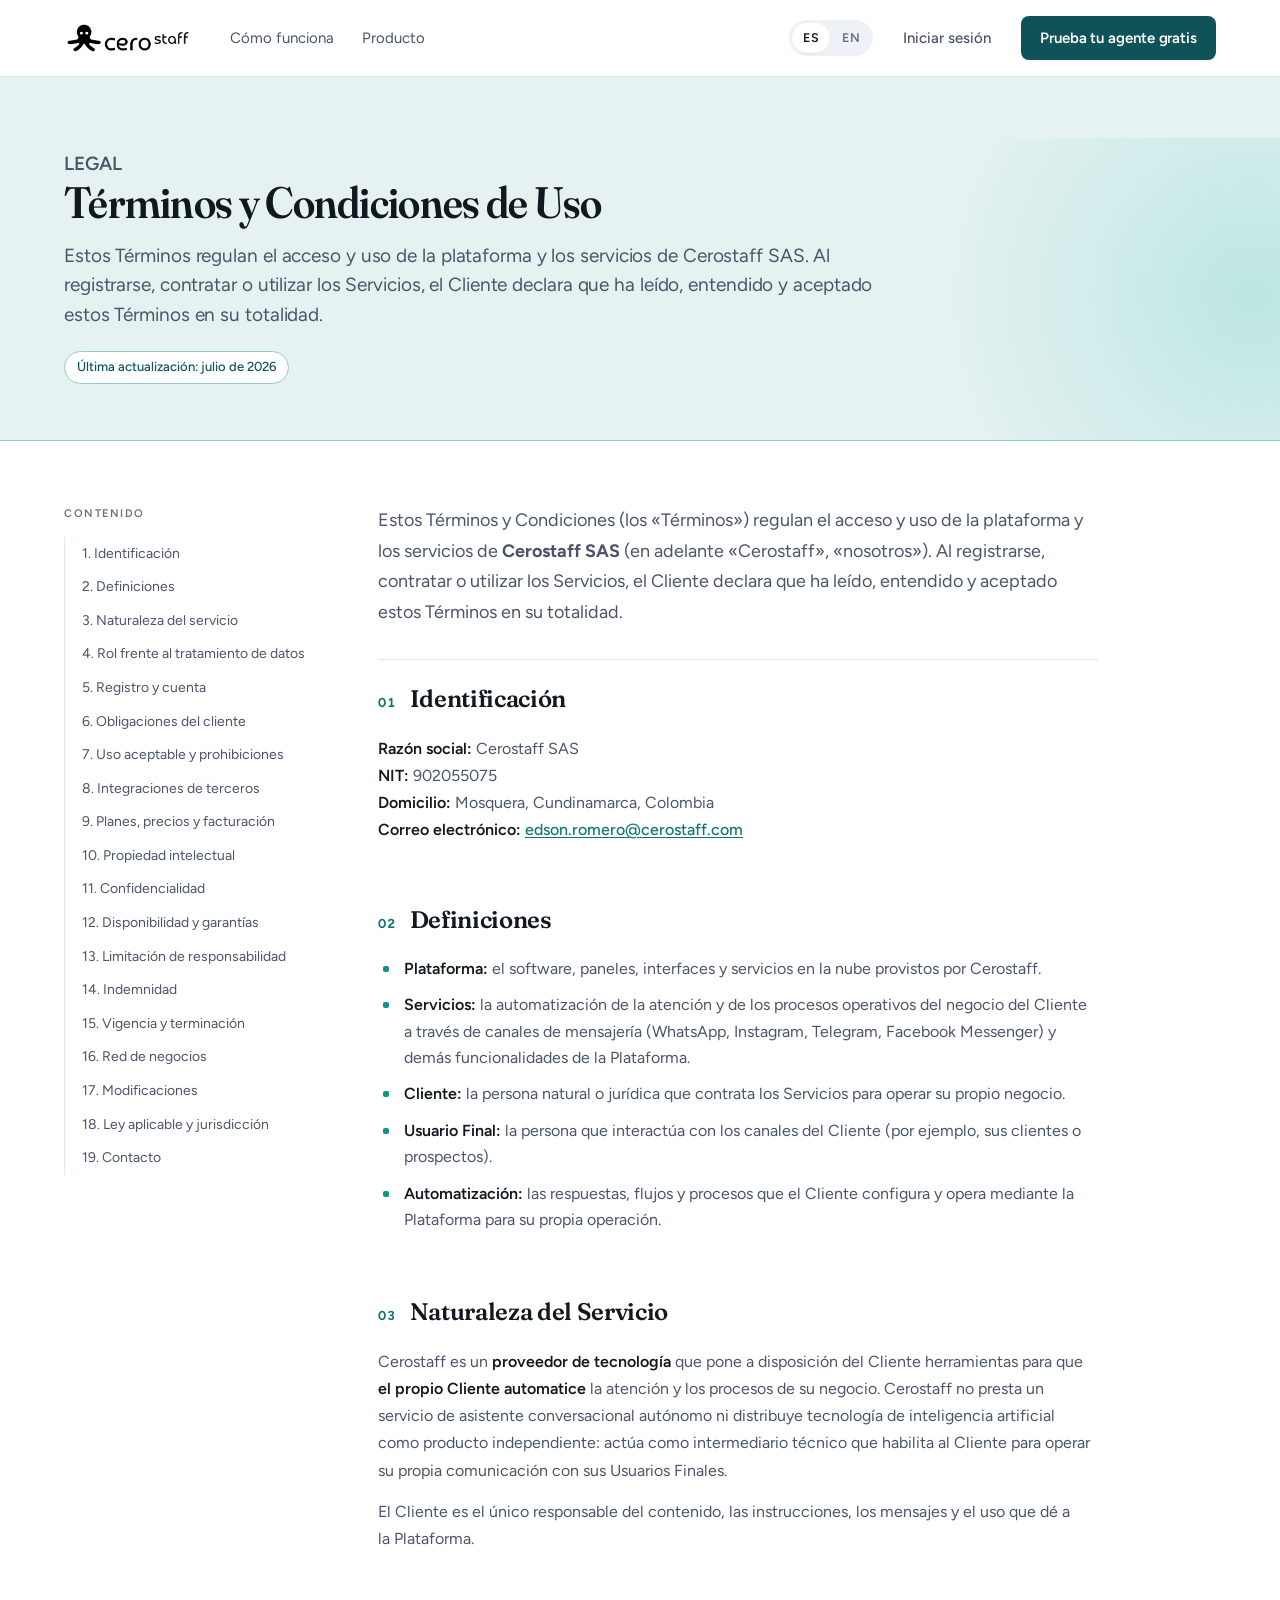
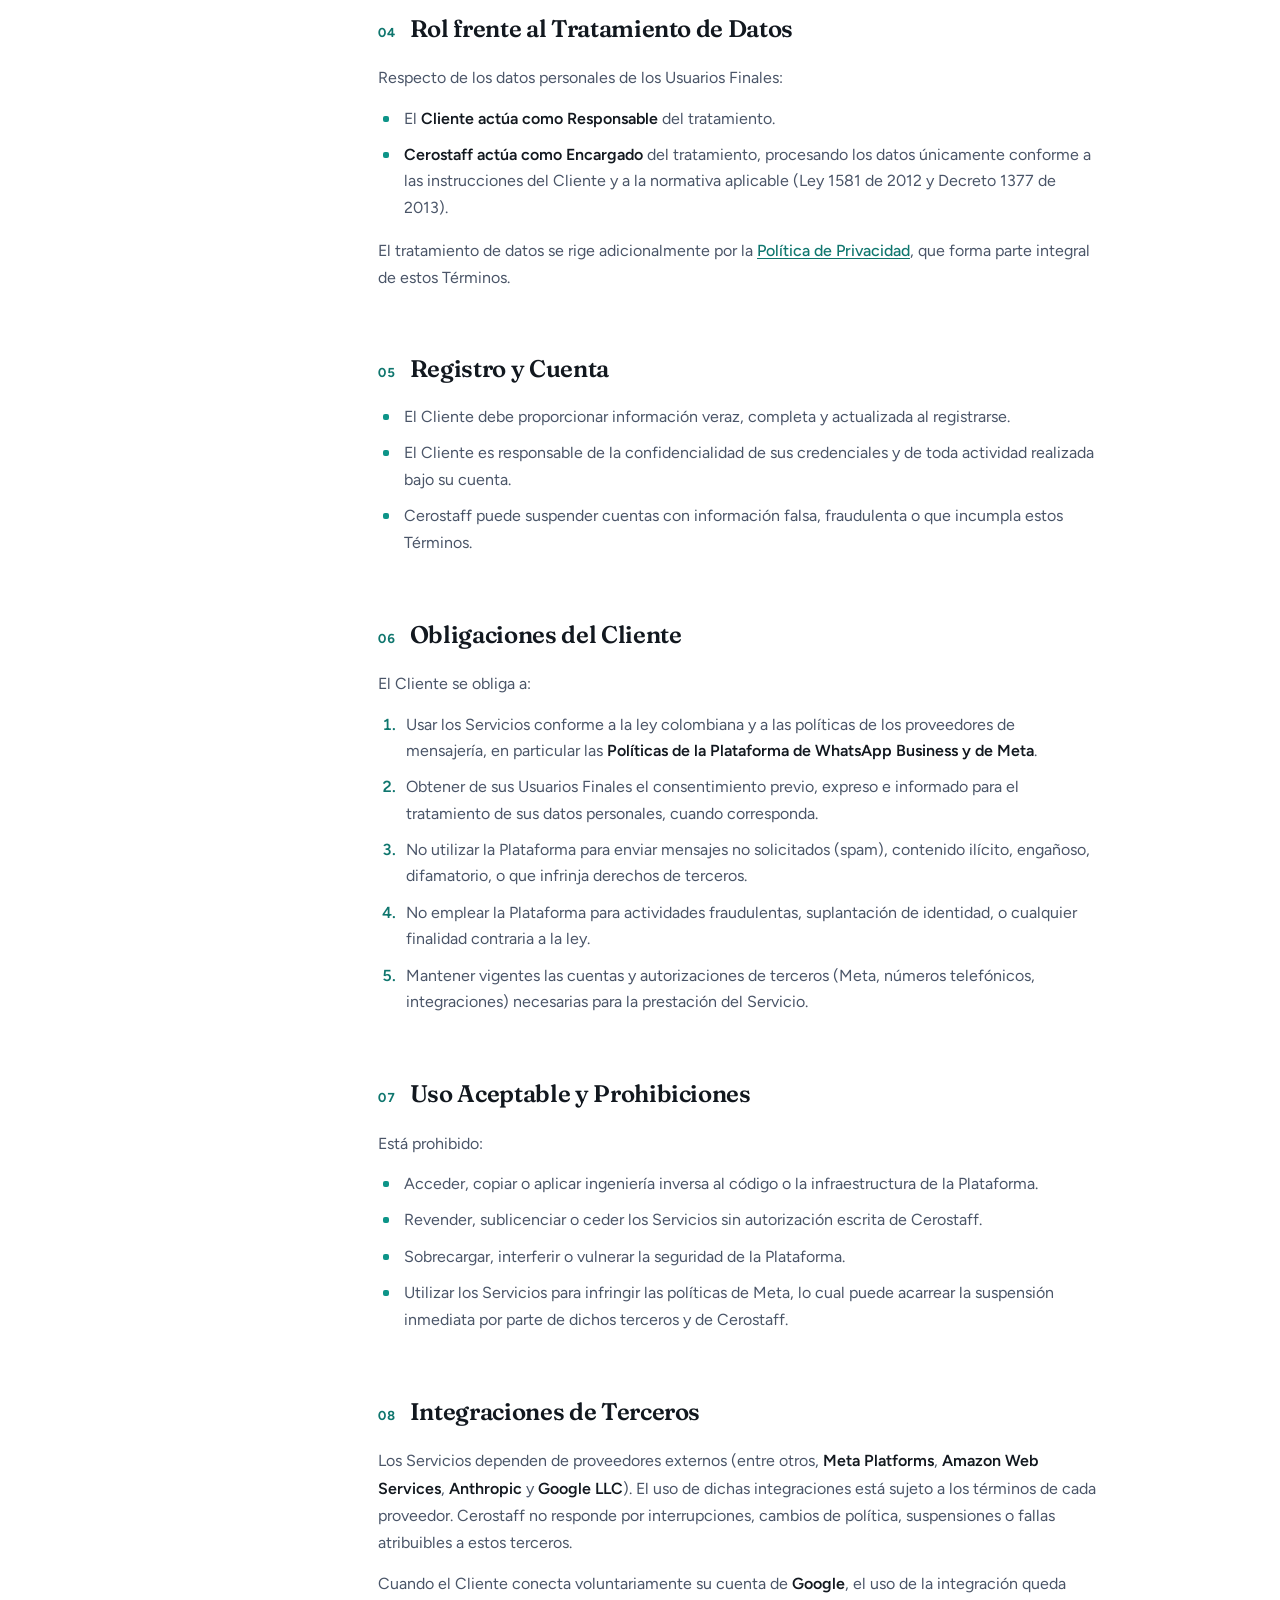
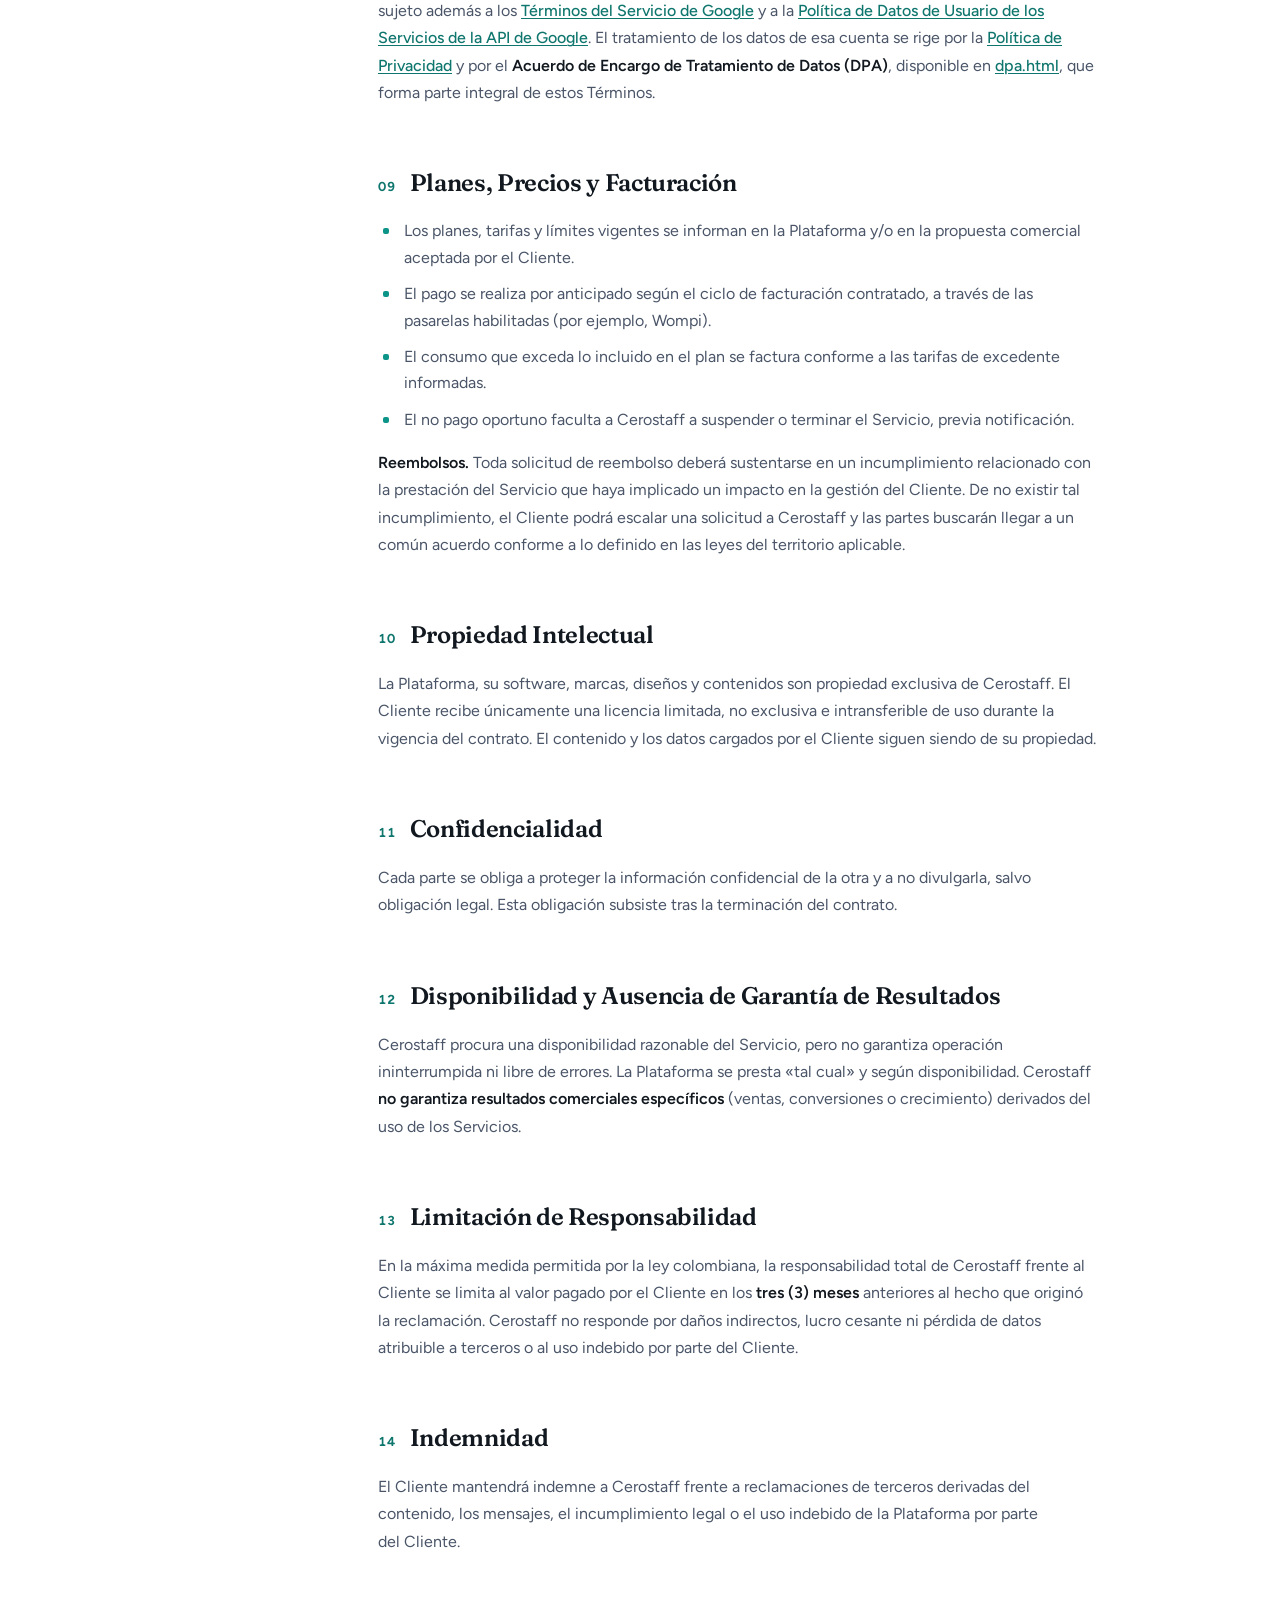
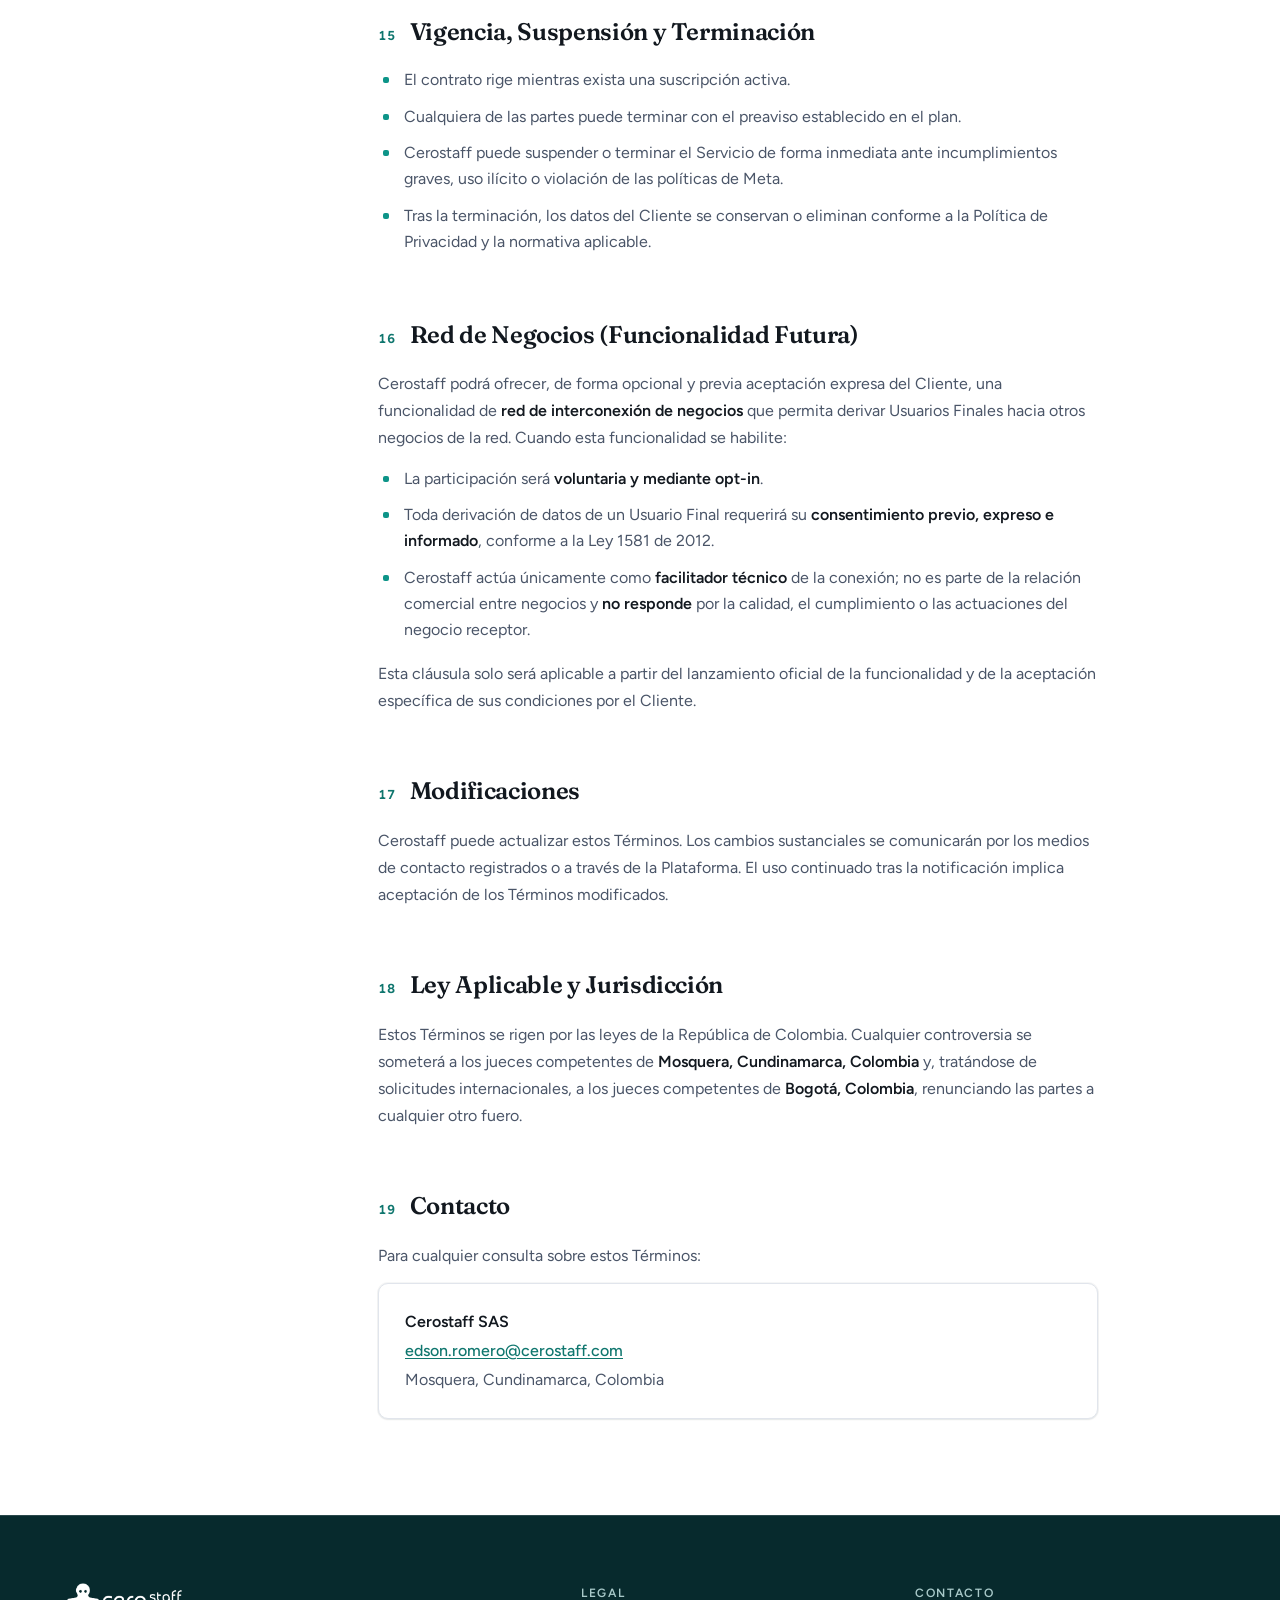
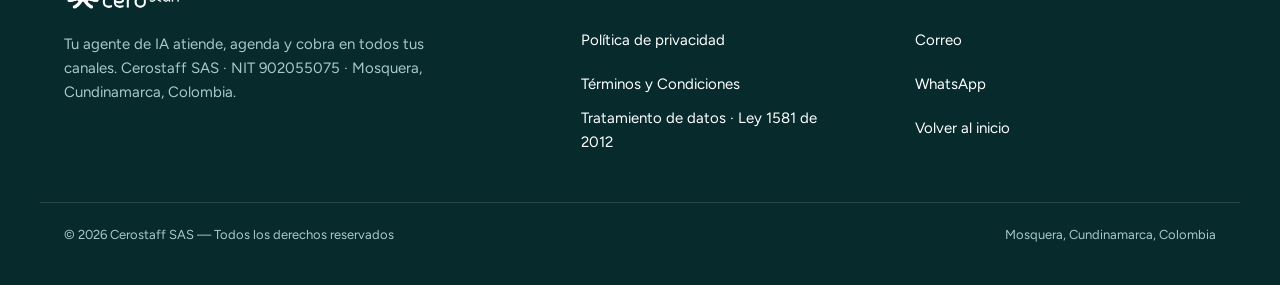
<file: terms-of-service.html>
<!DOCTYPE html>
<html lang="es">
<head>
<meta charset="UTF-8"/>
<meta name="viewport" content="width=device-width, initial-scale=1.0"/>
<title>Términos y Condiciones de Uso — Cerostaff SAS</title>
<meta name="description" content="Términos y Condiciones de uso de la plataforma y los servicios de automatización de Cerostaff SAS, proveedor de tecnología e intermediario técnico."/>
<link rel="icon" type="image/png" href="assets/cs_iconoNegro.png"/>
<link rel="canonical" href="https://legal.cerostaff.com/terms-of-service.html"/>
<link rel="alternate" hreflang="es" href="https://legal.cerostaff.com/terms-of-service.html"/>
<link rel="alternate" hreflang="en" href="https://legal.cerostaff.com/en/terms-of-service.html"/>
<link rel="alternate" hreflang="x-default" href="https://legal.cerostaff.com/terms-of-service.html"/>
<link rel="stylesheet" href="styles.css"/>
</head>
<body>

<!-- ===================== HEADER ===================== -->
<header class="lp-header">
  <div class="lp-header__bar">
    <div style="display:flex;align-items:center;gap:26px;min-width:0;">
      <a class="lp-header__logo" href="https://cerostaff.com" aria-label="Cerostaff — inicio"><img src="assets/cs_logoNegro.png" alt="Cerostaff"/></a>
      <nav class="lp-navlinks" aria-label="Navegación principal">
        <a class="lp-navlink" href="https://cerostaff.com/#copiloto">Cómo funciona</a>
        <a class="lp-navlink" href="https://cerostaff.com/#producto">Producto</a>
      </nav>
    </div>
    <div style="display:flex;align-items:center;gap:18px;flex-shrink:0;">
      <div class="cs-lang" role="group" aria-label="Idioma"><a href="terms-of-service.html" data-lang="es" hreflang="es" lang="es" aria-current="true"><span aria-hidden="true">ES</span><span class="sr-only">Español</span></a><a href="en/terms-of-service.html" data-lang="en" hreflang="en" lang="en"><span aria-hidden="true">EN</span><span class="sr-only">English</span></a></div>
      <a class="lp-navlink lp-signin" href="https://app.cerostaff.com" style="font-weight:500;">Iniciar sesión</a>
      <a class="lp-btn lp-btn--dark lp-btn--sm" href="https://app.cerostaff.com">Prueba tu agente gratis</a>
      <button class="lp-navtoggle" id="lp-navtoggle" type="button" aria-label="Abrir menú" aria-expanded="false" aria-controls="lp-mobilemenu">
        <svg class="lp-navtoggle__open" aria-hidden="true" width="22" height="22" viewBox="0 0 24 24" fill="none" stroke="currentColor" stroke-width="2" stroke-linecap="round"><line x1="3" y1="6" x2="21" y2="6"/><line x1="3" y1="12" x2="21" y2="12"/><line x1="3" y1="18" x2="21" y2="18"/></svg>
        <svg class="lp-navtoggle__close" aria-hidden="true" width="22" height="22" viewBox="0 0 24 24" fill="none" stroke="currentColor" stroke-width="2" stroke-linecap="round"><line x1="5" y1="5" x2="19" y2="19"/><line x1="19" y1="5" x2="5" y2="19"/></svg>
      </button>
    </div>
  </div>
    <nav class="lp-mobilemenu" id="lp-mobilemenu" aria-label="Navegación móvil">
      <a class="lp-mobilemenu__link" href="https://cerostaff.com/#copiloto">Cómo funciona</a>
      <a class="lp-mobilemenu__link" href="https://cerostaff.com/#producto">Producto</a>
      <a class="lp-mobilemenu__link" href="https://app.cerostaff.com">Iniciar sesión</a>
      <a class="lp-btn lp-btn--dark lp-btn--sm lp-mobilemenu__cta" href="https://app.cerostaff.com">Prueba tu agente gratis</a>
    </nav>
</header>

<main>

  <!-- ===================== LEGAL HERO ===================== -->
  <section class="legal-hero" data-screen-label="Términos y Condiciones — encabezado">
    <div class="hero-halo" aria-hidden="true"></div>
    <div class="container">
      <p class="eyebrow">Legal</p>
      <h1>Términos y Condiciones de Uso</h1>
      <p>Estos Términos regulan el acceso y uso de la plataforma y los servicios de Cerostaff SAS. Al registrarse, contratar o utilizar los Servicios, el Cliente declara que ha leído, entendido y aceptado estos Términos en su totalidad.</p>
      <span class="legal-updated">Última actualización: julio de 2026</span>
    </div>
  </section>

  <!-- ===================== LEGAL BODY ===================== -->
  <div class="container">
    <div class="legal-layout">

      <!-- TOC -->
      <aside class="legal-toc" aria-label="Índice">
        <h4>Contenido</h4>
        <ol>
          <li><a href="#s1">1. Identificación</a></li>
          <li><a href="#s2">2. Definiciones</a></li>
          <li><a href="#s3">3. Naturaleza del servicio</a></li>
          <li><a href="#s4">4. Rol frente al tratamiento de datos</a></li>
          <li><a href="#s5">5. Registro y cuenta</a></li>
          <li><a href="#s6">6. Obligaciones del cliente</a></li>
          <li><a href="#s7">7. Uso aceptable y prohibiciones</a></li>
          <li><a href="#s8">8. Integraciones de terceros</a></li>
          <li><a href="#s9">9. Planes, precios y facturación</a></li>
          <li><a href="#s10">10. Propiedad intelectual</a></li>
          <li><a href="#s11">11. Confidencialidad</a></li>
          <li><a href="#s12">12. Disponibilidad y garantías</a></li>
          <li><a href="#s13">13. Limitación de responsabilidad</a></li>
          <li><a href="#s14">14. Indemnidad</a></li>
          <li><a href="#s15">15. Vigencia y terminación</a></li>
          <li><a href="#s16">16. Red de negocios</a></li>
          <li><a href="#s17">17. Modificaciones</a></li>
          <li><a href="#s18">18. Ley aplicable y jurisdicción</a></li>
          <li><a href="#s19">19. Contacto</a></li>
        </ol>
      </aside>

      <!-- Body -->
      <article class="legal-body">
        <p class="legal-intro">
          Estos Términos y Condiciones (los «Términos») regulan el acceso y uso de la plataforma y los servicios de <strong>Cerostaff SAS</strong> (en adelante «Cerostaff», «nosotros»). Al registrarse, contratar o utilizar los Servicios, el Cliente declara que ha leído, entendido y aceptado estos Términos en su totalidad.
        </p>

        <section class="legal-section" id="s1">
          <h2><span class="num">01</span> Identificación</h2>
          <p>
            <strong>Razón social:</strong> Cerostaff SAS<br/>
            <strong>NIT:</strong> 902055075<br/>
            <strong>Domicilio:</strong> Mosquera, Cundinamarca, Colombia<br/>
            <strong>Correo electrónico:</strong> <a href="mailto:edson.romero@cerostaff.com">edson.romero@cerostaff.com</a>
          </p>
        </section>

        <section class="legal-section" id="s2">
          <h2><span class="num">02</span> Definiciones</h2>
          <ul>
            <li><strong>Plataforma:</strong> el software, paneles, interfaces y servicios en la nube provistos por Cerostaff.</li>
            <li><strong>Servicios:</strong> la automatización de la atención y de los procesos operativos del negocio del Cliente a través de canales de mensajería (WhatsApp, Instagram, Telegram, Facebook Messenger) y demás funcionalidades de la Plataforma.</li>
            <li><strong>Cliente:</strong> la persona natural o jurídica que contrata los Servicios para operar su propio negocio.</li>
            <li><strong>Usuario Final:</strong> la persona que interactúa con los canales del Cliente (por ejemplo, sus clientes o prospectos).</li>
            <li><strong>Automatización:</strong> las respuestas, flujos y procesos que el Cliente configura y opera mediante la Plataforma para su propia operación.</li>
          </ul>
        </section>

        <section class="legal-section" id="s3">
          <h2><span class="num">03</span> Naturaleza del Servicio</h2>
          <p>
            Cerostaff es un <strong>proveedor de tecnología</strong> que pone a disposición del Cliente herramientas para que <strong>el propio Cliente automatice</strong> la atención y los procesos de su negocio. Cerostaff no presta un servicio de asistente conversacional autónomo ni distribuye tecnología de inteligencia artificial como producto independiente: actúa como intermediario técnico que habilita al Cliente para operar su propia comunicación con sus Usuarios Finales.
          </p>
          <p>
            El Cliente es el único responsable del contenido, las instrucciones, los mensajes y el uso que dé a la Plataforma.
          </p>
        </section>

        <section class="legal-section" id="s4">
          <h2><span class="num">04</span> Rol frente al Tratamiento de Datos</h2>
          <p>Respecto de los datos personales de los Usuarios Finales:</p>
          <ul>
            <li>El <strong>Cliente actúa como Responsable</strong> del tratamiento.</li>
            <li><strong>Cerostaff actúa como Encargado</strong> del tratamiento, procesando los datos únicamente conforme a las instrucciones del Cliente y a la normativa aplicable (Ley 1581 de 2012 y Decreto 1377 de 2013).</li>
          </ul>
          <p>
            El tratamiento de datos se rige adicionalmente por la <a href="privacy-policy.html">Política de Privacidad</a>, que forma parte integral de estos Términos.
          </p>
        </section>

        <section class="legal-section" id="s5">
          <h2><span class="num">05</span> Registro y Cuenta</h2>
          <ul>
            <li>El Cliente debe proporcionar información veraz, completa y actualizada al registrarse.</li>
            <li>El Cliente es responsable de la confidencialidad de sus credenciales y de toda actividad realizada bajo su cuenta.</li>
            <li>Cerostaff puede suspender cuentas con información falsa, fraudulenta o que incumpla estos Términos.</li>
          </ul>
        </section>

        <section class="legal-section" id="s6">
          <h2><span class="num">06</span> Obligaciones del Cliente</h2>
          <p>El Cliente se obliga a:</p>
          <ol>
            <li>Usar los Servicios conforme a la ley colombiana y a las políticas de los proveedores de mensajería, en particular las <strong>Políticas de la Plataforma de WhatsApp Business y de Meta</strong>.</li>
            <li>Obtener de sus Usuarios Finales el consentimiento previo, expreso e informado para el tratamiento de sus datos personales, cuando corresponda.</li>
            <li>No utilizar la Plataforma para enviar mensajes no solicitados (spam), contenido ilícito, engañoso, difamatorio, o que infrinja derechos de terceros.</li>
            <li>No emplear la Plataforma para actividades fraudulentas, suplantación de identidad, o cualquier finalidad contraria a la ley.</li>
            <li>Mantener vigentes las cuentas y autorizaciones de terceros (Meta, números telefónicos, integraciones) necesarias para la prestación del Servicio.</li>
          </ol>
        </section>

        <section class="legal-section" id="s7">
          <h2><span class="num">07</span> Uso Aceptable y Prohibiciones</h2>
          <p>Está prohibido:</p>
          <ul>
            <li>Acceder, copiar o aplicar ingeniería inversa al código o la infraestructura de la Plataforma.</li>
            <li>Revender, sublicenciar o ceder los Servicios sin autorización escrita de Cerostaff.</li>
            <li>Sobrecargar, interferir o vulnerar la seguridad de la Plataforma.</li>
            <li>Utilizar los Servicios para infringir las políticas de Meta, lo cual puede acarrear la suspensión inmediata por parte de dichos terceros y de Cerostaff.</li>
          </ul>
        </section>

        <section class="legal-section" id="s8">
          <h2><span class="num">08</span> Integraciones de Terceros</h2>
          <p>
            Los Servicios dependen de proveedores externos (entre otros, <strong>Meta Platforms</strong>, <strong>Amazon Web Services</strong>, <strong>Anthropic</strong> y <strong>Google LLC</strong>). El uso de dichas integraciones está sujeto a los términos de cada proveedor. Cerostaff no responde por interrupciones, cambios de política, suspensiones o fallas atribuibles a estos terceros.
          </p>
          <p>
            Cuando el Cliente conecta voluntariamente su cuenta de <strong>Google</strong>, el uso de
            la integración queda sujeto además a los <a href="https://policies.google.com/terms" target="_blank" rel="noopener">Términos del Servicio de Google</a>
            y a la <a href="https://developers.google.com/terms/api-services-user-data-policy" target="_blank" rel="noopener">Política de Datos de Usuario de los Servicios de la API de Google</a>.
            El tratamiento de los datos de esa cuenta se rige por la <a href="privacy-policy.html#s6">Política de Privacidad</a> y por el
            <strong>Acuerdo de Encargo de Tratamiento de Datos (DPA)</strong>, disponible en
            <a href="dpa.html">dpa.html</a>, que forma parte integral de estos Términos.
          </p>
        </section>

        <section class="legal-section" id="s9">
          <h2><span class="num">09</span> Planes, Precios y Facturación</h2>
          <ul>
            <li>Los planes, tarifas y límites vigentes se informan en la Plataforma y/o en la propuesta comercial aceptada por el Cliente.</li>
            <li>El pago se realiza por anticipado según el ciclo de facturación contratado, a través de las pasarelas habilitadas (por ejemplo, Wompi).</li>
            <li>El consumo que exceda lo incluido en el plan se factura conforme a las tarifas de excedente informadas.</li>
            <li>El no pago oportuno faculta a Cerostaff a suspender o terminar el Servicio, previa notificación.</li>
          </ul>
          <p>
            <strong>Reembolsos.</strong> Toda solicitud de reembolso deberá sustentarse en un
            incumplimiento relacionado con la prestación del Servicio que haya implicado un impacto
            en la gestión del Cliente. De no existir tal incumplimiento, el Cliente podrá escalar
            una solicitud a Cerostaff y las partes buscarán llegar a un común acuerdo conforme a lo
            definido en las leyes del territorio aplicable.
          </p>
        </section>

        <section class="legal-section" id="s10">
          <h2><span class="num">10</span> Propiedad Intelectual</h2>
          <p>
            La Plataforma, su software, marcas, diseños y contenidos son propiedad exclusiva de Cerostaff. El Cliente recibe únicamente una licencia limitada, no exclusiva e intransferible de uso durante la vigencia del contrato. El contenido y los datos cargados por el Cliente siguen siendo de su propiedad.
          </p>
        </section>

        <section class="legal-section" id="s11">
          <h2><span class="num">11</span> Confidencialidad</h2>
          <p>
            Cada parte se obliga a proteger la información confidencial de la otra y a no divulgarla, salvo obligación legal. Esta obligación subsiste tras la terminación del contrato.
          </p>
        </section>

        <section class="legal-section" id="s12">
          <h2><span class="num">12</span> Disponibilidad y Ausencia de Garantía de Resultados</h2>
          <p>
            Cerostaff procura una disponibilidad razonable del Servicio, pero no garantiza operación ininterrumpida ni libre de errores. La Plataforma se presta «tal cual» y según disponibilidad. Cerostaff <strong>no garantiza resultados comerciales específicos</strong> (ventas, conversiones o crecimiento) derivados del uso de los Servicios.
          </p>
        </section>

        <section class="legal-section" id="s13">
          <h2><span class="num">13</span> Limitación de Responsabilidad</h2>
          <p>
            En la máxima medida permitida por la ley colombiana, la responsabilidad total de Cerostaff frente al Cliente se limita al valor pagado por el Cliente en los <strong>tres (3) meses</strong> anteriores al hecho que originó la reclamación. Cerostaff no responde por daños indirectos, lucro cesante ni pérdida de datos atribuible a terceros o al uso indebido por parte del Cliente.
          </p>
        </section>

        <section class="legal-section" id="s14">
          <h2><span class="num">14</span> Indemnidad</h2>
          <p>
            El Cliente mantendrá indemne a Cerostaff frente a reclamaciones de terceros derivadas del contenido, los mensajes, el incumplimiento legal o el uso indebido de la Plataforma por parte del Cliente.
          </p>
        </section>

        <section class="legal-section" id="s15">
          <h2><span class="num">15</span> Vigencia, Suspensión y Terminación</h2>
          <ul>
            <li>El contrato rige mientras exista una suscripción activa.</li>
            <li>Cualquiera de las partes puede terminar con el preaviso establecido en el plan.</li>
            <li>Cerostaff puede suspender o terminar el Servicio de forma inmediata ante incumplimientos graves, uso ilícito o violación de las políticas de Meta.</li>
            <li>Tras la terminación, los datos del Cliente se conservan o eliminan conforme a la Política de Privacidad y la normativa aplicable.</li>
          </ul>
        </section>

        <section class="legal-section" id="s16">
          <h2><span class="num">16</span> Red de Negocios (Funcionalidad Futura)</h2>
          <p>
            Cerostaff podrá ofrecer, de forma opcional y previa aceptación expresa del Cliente, una funcionalidad de <strong>red de interconexión de negocios</strong> que permita derivar Usuarios Finales hacia otros negocios de la red. Cuando esta funcionalidad se habilite:
          </p>
          <ul>
            <li>La participación será <strong>voluntaria y mediante opt-in</strong>.</li>
            <li>Toda derivación de datos de un Usuario Final requerirá su <strong>consentimiento previo, expreso e informado</strong>, conforme a la Ley 1581 de 2012.</li>
            <li>Cerostaff actúa únicamente como <strong>facilitador técnico</strong> de la conexión; no es parte de la relación comercial entre negocios y <strong>no responde</strong> por la calidad, el cumplimiento o las actuaciones del negocio receptor.</li>
          </ul>
          <p>
            Esta cláusula solo será aplicable a partir del lanzamiento oficial de la funcionalidad y de la aceptación específica de sus condiciones por el Cliente.
          </p>
        </section>

        <section class="legal-section" id="s17">
          <h2><span class="num">17</span> Modificaciones</h2>
          <p>
            Cerostaff puede actualizar estos Términos. Los cambios sustanciales se comunicarán por los medios de contacto registrados o a través de la Plataforma. El uso continuado tras la notificación implica aceptación de los Términos modificados.
          </p>
        </section>

        <section class="legal-section" id="s18">
          <h2><span class="num">18</span> Ley Aplicable y Jurisdicción</h2>
          <p>
            Estos Términos se rigen por las leyes de la República de Colombia. Cualquier
            controversia se someterá a los jueces competentes de <strong>Mosquera, Cundinamarca,
            Colombia</strong> y, tratándose de solicitudes internacionales, a los jueces competentes
            de <strong>Bogotá, Colombia</strong>, renunciando las partes a cualquier otro fuero.
          </p>
        </section>

        <section class="legal-section" id="s19">
          <h2><span class="num">19</span> Contacto</h2>
          <p>Para cualquier consulta sobre estos Términos:</p>
          <div class="legal-contact-card">
            <strong>Cerostaff SAS</strong><br/>
            <a href="mailto:edson.romero@cerostaff.com">edson.romero@cerostaff.com</a><br/>
            Mosquera, Cundinamarca, Colombia
          </div>
        </section>
      </article>

    </div>
  </div>

</main>

<!-- ===================== FOOTER ===================== -->
<footer class="lp-footer">
  <div class="lp-footer__grid">
    <div class="lp-footer__brand">
      <img src="assets/cs_logoBlanco.png" alt="Cerostaff" style="height:32px;width:auto;display:block;">
      <p>Tu agente de IA atiende, agenda y cobra en todos tus canales. Cerostaff SAS · NIT 902055075 · Mosquera, Cundinamarca, Colombia.</p>
    </div>
    <div>
      <div class="lp-footer__h">Legal</div>
      <div class="lp-footer__col">
        <a href="privacy-policy.html">Política de privacidad</a>
        <a href="terms-of-service.html">Términos y Condiciones</a>
        <a href="privacy-policy.html#s3">Tratamiento de datos · Ley 1581 de 2012</a>
      </div>
    </div>
    <div>
      <div class="lp-footer__h">Contacto</div>
      <div class="lp-footer__col">
        <a href="mailto:edson.romero@cerostaff.com">Correo</a>
        <a href="https://wa.me/573053442610" target="_blank" rel="noopener">WhatsApp</a>
        <a href="https://cerostaff.com">Volver al inicio</a>
      </div>
    </div>
  </div>
  <div class="lp-footer__bottom">
    <div class="copy">© 2026 Cerostaff SAS — Todos los derechos reservados</div>
    <div class="copy">Mosquera, Cundinamarca, Colombia</div>
  </div>
</footer>

<script>
(function () {
  var btn = document.getElementById('lp-navtoggle');
  var menu = document.getElementById('lp-mobilemenu');
  if (!btn || !menu) return;
  function set(open) {
    menu.classList.toggle('is-open', open);
    btn.setAttribute('aria-expanded', open ? 'true' : 'false');
    btn.setAttribute('aria-label', open ? 'Cerrar menú' : 'Abrir menú');
  }
  btn.addEventListener('click', function () { set(!menu.classList.contains('is-open')); });
  menu.addEventListener('click', function (e) { if (e.target.closest('a')) set(false); });
  document.addEventListener('keydown', function (e) { if (e.key === 'Escape') set(false); });
  window.addEventListener('resize', function () { if (window.innerWidth > 900) set(false); }, { passive: true });
  document.addEventListener('click', function (e) { if (menu.classList.contains('is-open') && !menu.contains(e.target) && !btn.contains(e.target)) set(false); });
})();
</script>
</body>
</html>
</file>
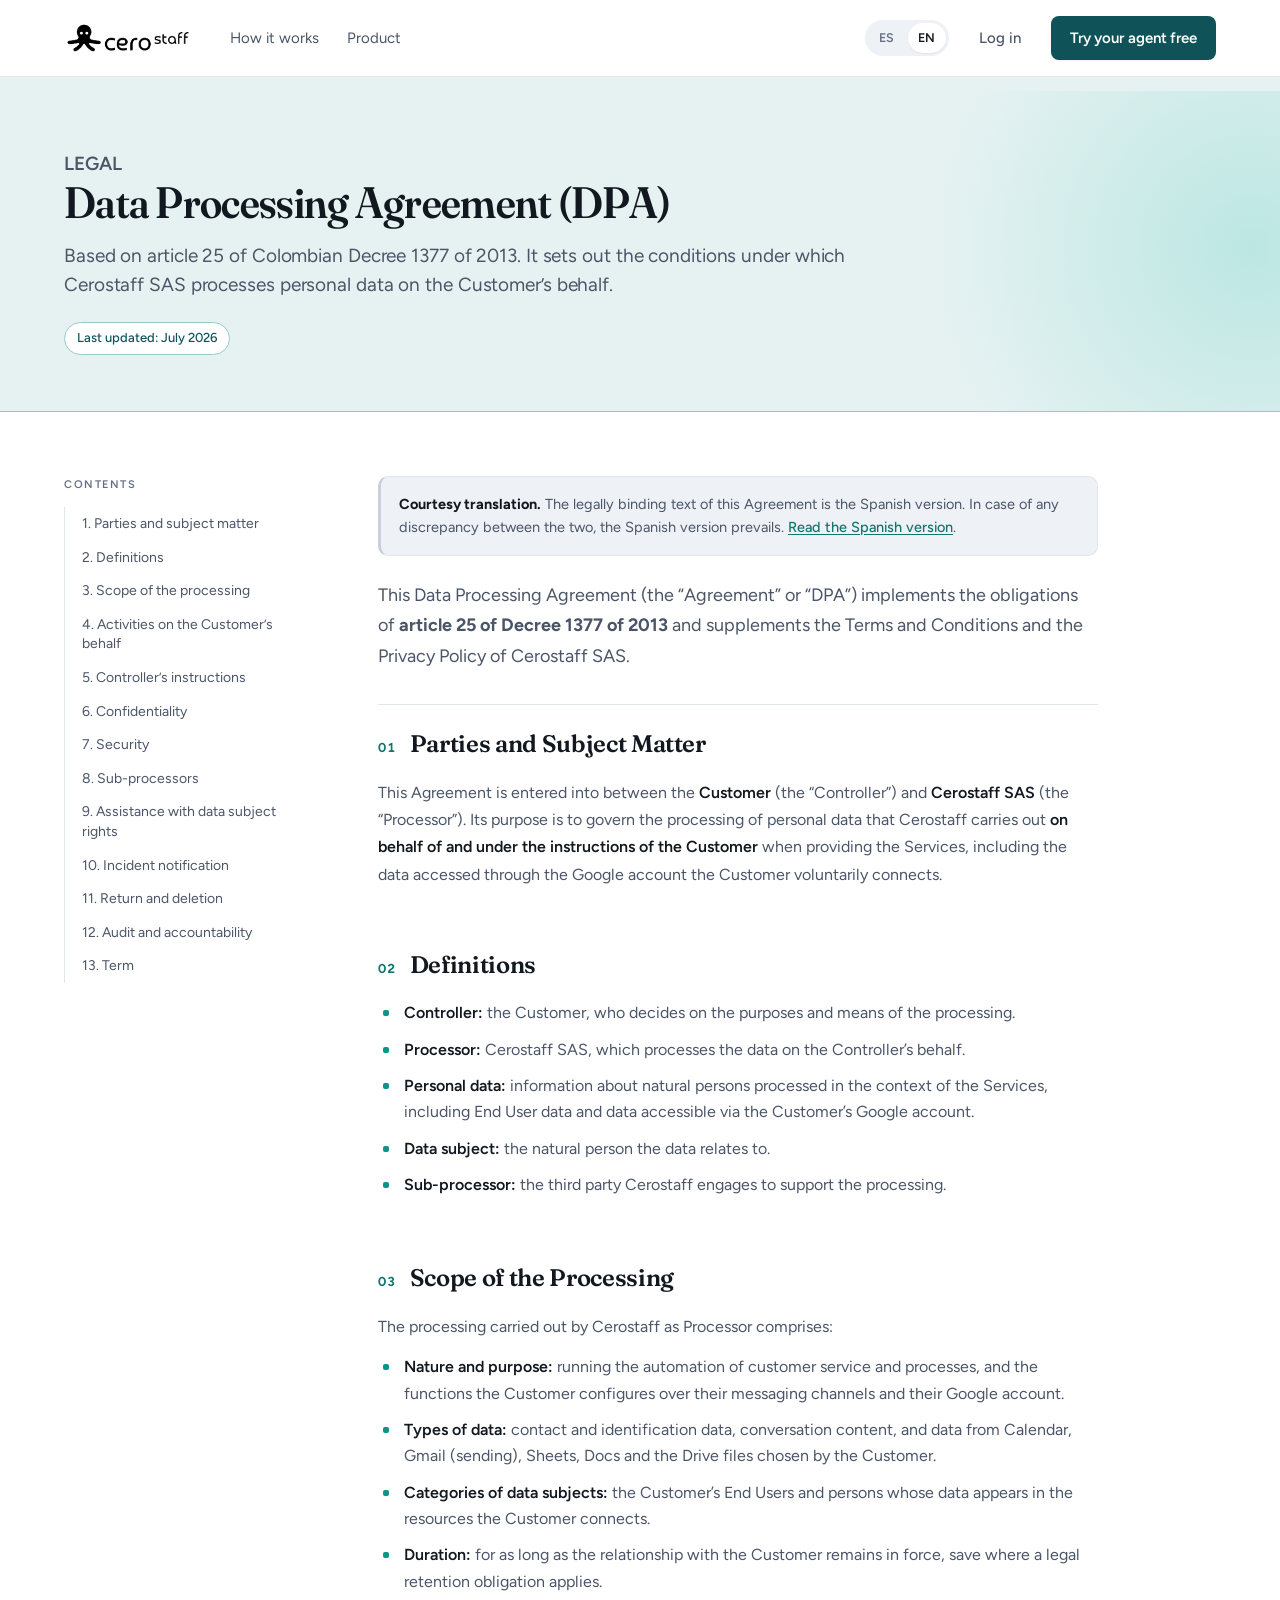
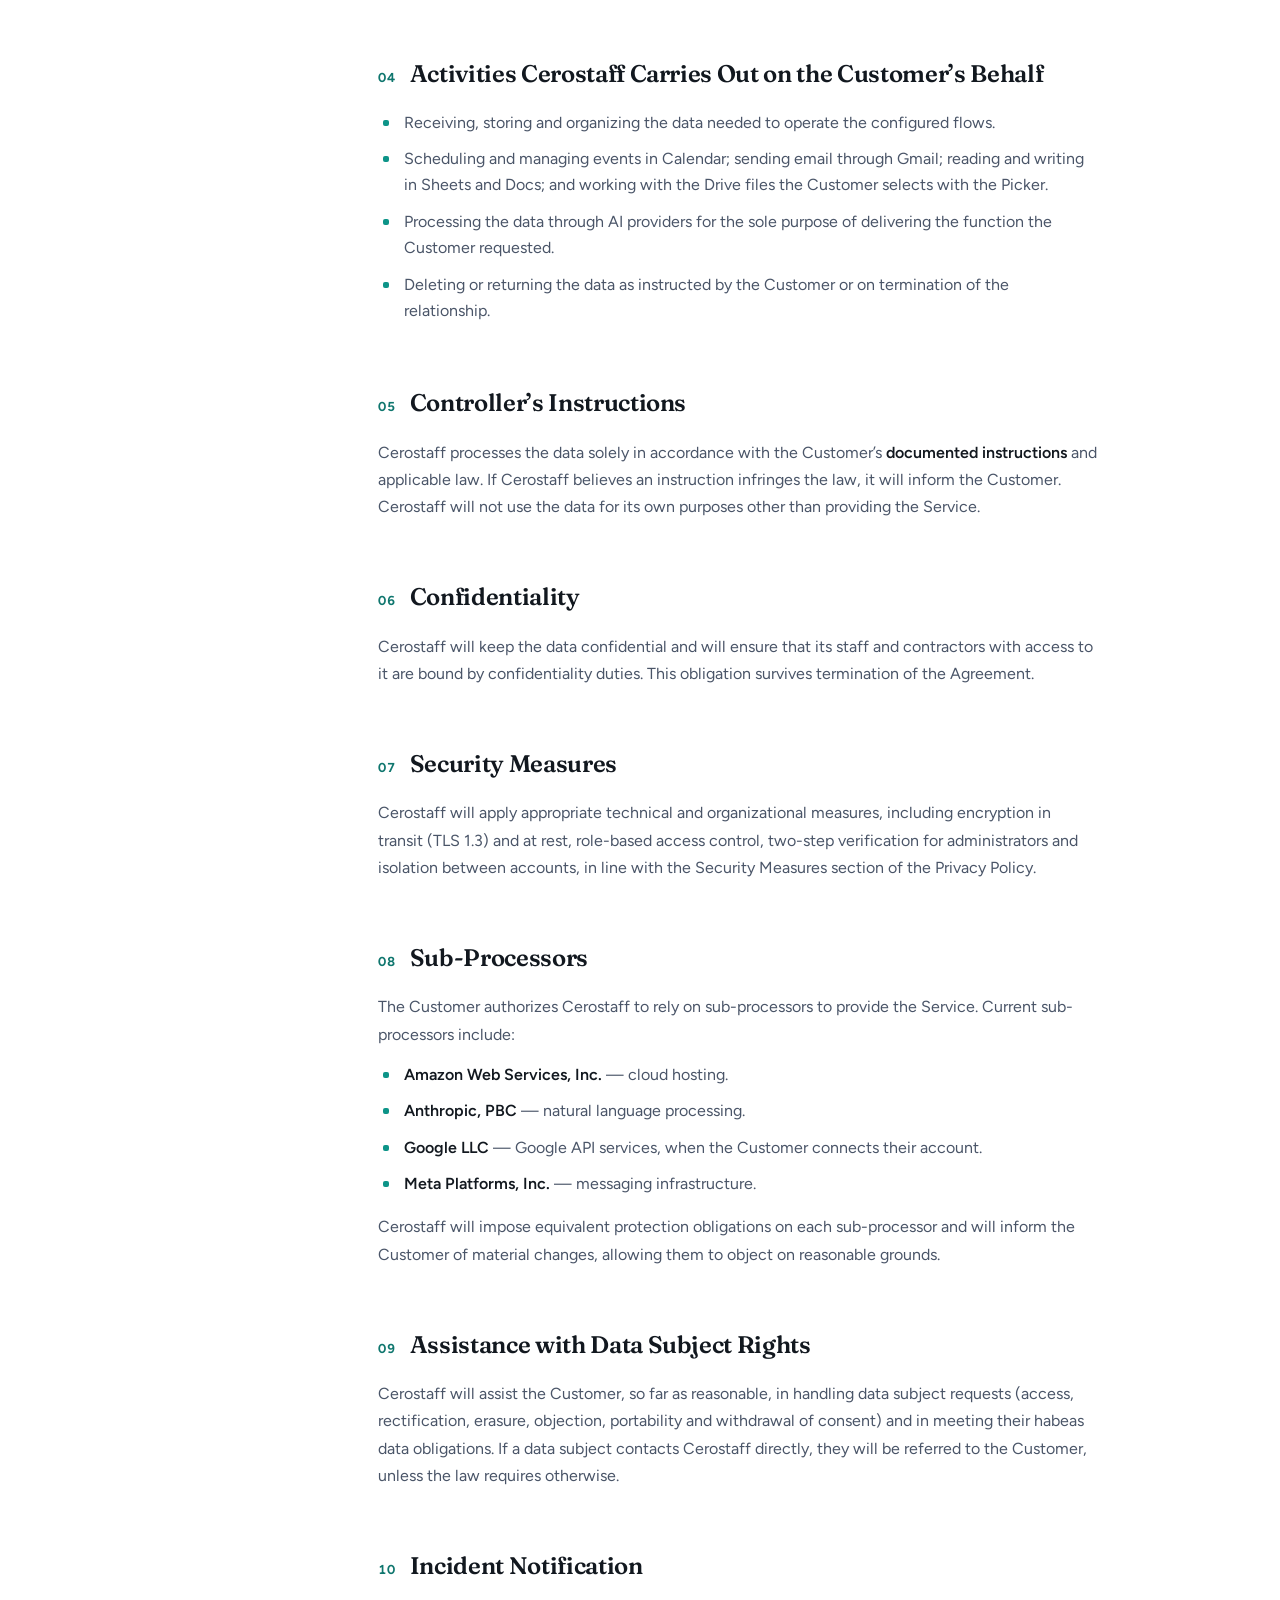
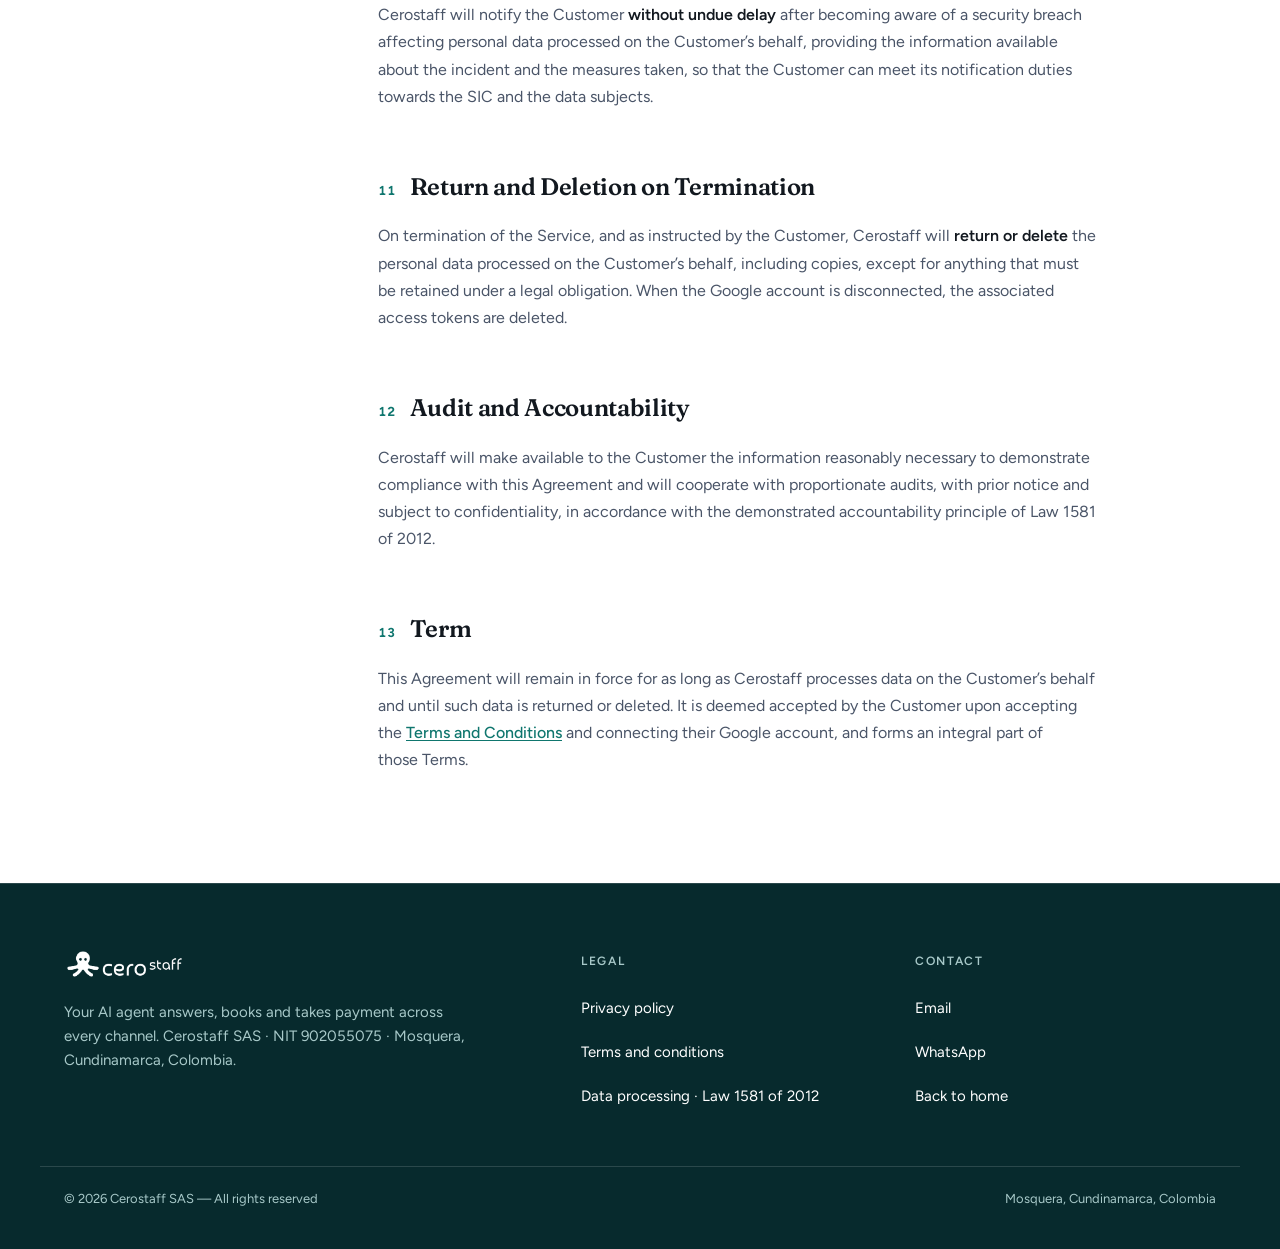
<file: en/dpa.html>
<!DOCTYPE html>
<html lang="en">
<head>
<meta charset="UTF-8"/>
<meta name="viewport" content="width=device-width, initial-scale=1.0"/>
<title>Data Processing Agreement (DPA) — Cerostaff SAS</title>
<meta name="description" content="Data Processing Agreement setting out the conditions under which Cerostaff SAS processes personal data on the Customer's behalf, under article 25 of Colombian Decree 1377 of 2013."/>
<link rel="icon" type="image/png" href="../assets/cs_iconoNegro.png"/>
<link rel="canonical" href="https://legal.cerostaff.com/en/dpa.html"/>
<link rel="alternate" hreflang="es" href="https://legal.cerostaff.com/dpa.html"/>
<link rel="alternate" hreflang="en" href="https://legal.cerostaff.com/en/dpa.html"/>
<link rel="alternate" hreflang="x-default" href="https://legal.cerostaff.com/dpa.html"/>
<link rel="stylesheet" href="../styles.css"/>
</head>
<body>

<!-- ===================== HEADER ===================== -->
<header class="lp-header">
  <div class="lp-header__bar">
    <div style="display:flex;align-items:center;gap:26px;min-width:0;">
      <a class="lp-header__logo" href="https://cerostaff.com/en/index.html" aria-label="Cerostaff — home"><img src="../assets/cs_logoNegro.png" alt="Cerostaff"/></a>
      <nav class="lp-navlinks" aria-label="Main navigation">
        <a class="lp-navlink" href="https://cerostaff.com/en/index.html#copiloto">How it works</a>
        <a class="lp-navlink" href="https://cerostaff.com/en/index.html#producto">Product</a>
      </nav>
    </div>
    <div style="display:flex;align-items:center;gap:18px;flex-shrink:0;">
      <div class="cs-lang" role="group" aria-label="Language"><a href="../dpa.html" data-lang="es" hreflang="es" lang="es"><span aria-hidden="true">ES</span><span class="sr-only">Español</span></a><a href="dpa.html" data-lang="en" hreflang="en" lang="en" aria-current="true"><span aria-hidden="true">EN</span><span class="sr-only">English</span></a></div>
      <a class="lp-navlink lp-signin" href="https://app.cerostaff.com" style="font-weight:500;">Log in</a>
      <a class="lp-btn lp-btn--dark lp-btn--sm" href="https://app.cerostaff.com">Try your agent free</a>
      <button class="lp-navtoggle" id="lp-navtoggle" type="button" aria-label="Open menu" aria-expanded="false" aria-controls="lp-mobilemenu">
        <svg class="lp-navtoggle__open" aria-hidden="true" width="22" height="22" viewBox="0 0 24 24" fill="none" stroke="currentColor" stroke-width="2" stroke-linecap="round"><line x1="3" y1="6" x2="21" y2="6"/><line x1="3" y1="12" x2="21" y2="12"/><line x1="3" y1="18" x2="21" y2="18"/></svg>
        <svg class="lp-navtoggle__close" aria-hidden="true" width="22" height="22" viewBox="0 0 24 24" fill="none" stroke="currentColor" stroke-width="2" stroke-linecap="round"><line x1="5" y1="5" x2="19" y2="19"/><line x1="19" y1="5" x2="5" y2="19"/></svg>
      </button>
    </div>
  </div>
    <nav class="lp-mobilemenu" id="lp-mobilemenu" aria-label="Mobile navigation">
      <a class="lp-mobilemenu__link" href="https://cerostaff.com/en/index.html#copiloto">How it works</a>
      <a class="lp-mobilemenu__link" href="https://cerostaff.com/en/index.html#producto">Product</a>
      <a class="lp-mobilemenu__link" href="https://app.cerostaff.com">Log in</a>
      <a class="lp-btn lp-btn--dark lp-btn--sm lp-mobilemenu__cta" href="https://app.cerostaff.com">Try your agent free</a>
    </nav>
</header>

<main>

  <!-- ===================== LEGAL HERO ===================== -->
  <section class="legal-hero" data-screen-label="DPA — header">
    <div class="hero-halo" aria-hidden="true"></div>
    <div class="container">
      <p class="eyebrow">Legal</p>
      <h1>Data Processing Agreement (DPA)</h1>
      <p>Based on article 25 of Colombian Decree 1377 of 2013. It sets out the conditions under which Cerostaff SAS processes personal data on the Customer’s behalf.</p>
      <span class="legal-updated">Last updated: July 2026</span>
    </div>
  </section>

  <!-- ===================== LEGAL BODY ===================== -->
  <div class="container">
    <div class="legal-layout">

      <!-- TOC -->
      <aside class="legal-toc" aria-label="Contents">
        <h4>Contents</h4>
        <ol>
          <li><a href="#s1">1. Parties and subject matter</a></li>
          <li><a href="#s2">2. Definitions</a></li>
          <li><a href="#s3">3. Scope of the processing</a></li>
          <li><a href="#s4">4. Activities on the Customer’s behalf</a></li>
          <li><a href="#s5">5. Controller’s instructions</a></li>
          <li><a href="#s6">6. Confidentiality</a></li>
          <li><a href="#s7">7. Security</a></li>
          <li><a href="#s8">8. Sub-processors</a></li>
          <li><a href="#s9">9. Assistance with data subject rights</a></li>
          <li><a href="#s10">10. Incident notification</a></li>
          <li><a href="#s11">11. Return and deletion</a></li>
          <li><a href="#s12">12. Audit and accountability</a></li>
          <li><a href="#s13">13. Term</a></li>
        </ol>
      </aside>

      <!-- Body -->
      <article class="legal-body">
        <p class="legal-note-lang">
          <strong>Courtesy translation.</strong> The legally binding text of this Agreement is the
          Spanish version. In case of any discrepancy between the two, the Spanish version prevails.
          <a href="../dpa.html">Read the Spanish version</a>.
        </p>

        <p class="legal-intro">
          This Data Processing Agreement (the “Agreement” or “DPA”) implements the obligations of
          <strong>article 25 of Decree 1377 of 2013</strong> and supplements the
          <a href="terms-of-service.html">Terms and Conditions</a> and the
          <a href="privacy-policy.html">Privacy Policy</a> of Cerostaff SAS.
        </p>

        <section class="legal-section" id="s1">
          <h2><span class="num">01</span> Parties and Subject Matter</h2>
          <p>
            This Agreement is entered into between the <strong>Customer</strong> (the “Controller”)
            and <strong>Cerostaff SAS</strong> (the “Processor”). Its purpose is to govern the
            processing of personal data that Cerostaff carries out <strong>on behalf of and under
            the instructions of the Customer</strong> when providing the Services, including the data
            accessed through the Google account the Customer voluntarily connects.
          </p>
        </section>

        <section class="legal-section" id="s2">
          <h2><span class="num">02</span> Definitions</h2>
          <ul>
            <li><strong>Controller:</strong> the Customer, who decides on the purposes and means of the processing.</li>
            <li><strong>Processor:</strong> Cerostaff SAS, which processes the data on the Controller’s behalf.</li>
            <li><strong>Personal data:</strong> information about natural persons processed in the context of the Services, including End User data and data accessible via the Customer’s Google account.</li>
            <li><strong>Data subject:</strong> the natural person the data relates to.</li>
            <li><strong>Sub-processor:</strong> the third party Cerostaff engages to support the processing.</li>
          </ul>
        </section>

        <section class="legal-section" id="s3">
          <h2><span class="num">03</span> Scope of the Processing</h2>
          <p>The processing carried out by Cerostaff as Processor comprises:</p>
          <ul>
            <li><strong>Nature and purpose:</strong> running the automation of customer service and processes, and the functions the Customer configures over their messaging channels and their Google account.</li>
            <li><strong>Types of data:</strong> contact and identification data, conversation content, and data from Calendar, Gmail (sending), Sheets, Docs and the Drive files chosen by the Customer.</li>
            <li><strong>Categories of data subjects:</strong> the Customer’s End Users and persons whose data appears in the resources the Customer connects.</li>
            <li><strong>Duration:</strong> for as long as the relationship with the Customer remains in force, save where a legal retention obligation applies.</li>
          </ul>
        </section>

        <section class="legal-section" id="s4">
          <h2><span class="num">04</span> Activities Cerostaff Carries Out on the Customer’s Behalf</h2>
          <ul>
            <li>Receiving, storing and organizing the data needed to operate the configured flows.</li>
            <li>Scheduling and managing events in Calendar; sending email through Gmail; reading and writing in Sheets and Docs; and working with the Drive files the Customer selects with the Picker.</li>
            <li>Processing the data through AI providers for the sole purpose of delivering the function the Customer requested.</li>
            <li>Deleting or returning the data as instructed by the Customer or on termination of the relationship.</li>
          </ul>
        </section>

        <section class="legal-section" id="s5">
          <h2><span class="num">05</span> Controller’s Instructions</h2>
          <p>
            Cerostaff processes the data solely in accordance with the Customer’s
            <strong>documented instructions</strong> and applicable law. If Cerostaff believes an
            instruction infringes the law, it will inform the Customer. Cerostaff will not use the
            data for its own purposes other than providing the Service.
          </p>
        </section>

        <section class="legal-section" id="s6">
          <h2><span class="num">06</span> Confidentiality</h2>
          <p>
            Cerostaff will keep the data confidential and will ensure that its staff and contractors
            with access to it are bound by confidentiality duties. This obligation survives
            termination of the Agreement.
          </p>
        </section>

        <section class="legal-section" id="s7">
          <h2><span class="num">07</span> Security Measures</h2>
          <p>
            Cerostaff will apply appropriate technical and organizational measures, including
            encryption in transit (TLS 1.3) and at rest, role-based access control, two-step
            verification for administrators and isolation between accounts, in line with the Security
            Measures section of the Privacy Policy.
          </p>
        </section>

        <section class="legal-section" id="s8">
          <h2><span class="num">08</span> Sub-Processors</h2>
          <p>
            The Customer authorizes Cerostaff to rely on sub-processors to provide the Service.
            Current sub-processors include:
          </p>
          <ul>
            <li><strong>Amazon Web Services, Inc.</strong> — cloud hosting.</li>
            <li><strong>Anthropic, PBC</strong> — natural language processing.</li>
            <li><strong>Google LLC</strong> — Google API services, when the Customer connects their account.</li>
            <li><strong>Meta Platforms, Inc.</strong> — messaging infrastructure.</li>
          </ul>
          <p>
            Cerostaff will impose equivalent protection obligations on each sub-processor and will
            inform the Customer of material changes, allowing them to object on reasonable grounds.
          </p>
        </section>

        <section class="legal-section" id="s9">
          <h2><span class="num">09</span> Assistance with Data Subject Rights</h2>
          <p>
            Cerostaff will assist the Customer, so far as reasonable, in handling data subject
            requests (access, rectification, erasure, objection, portability and withdrawal of
            consent) and in meeting their habeas data obligations. If a data subject contacts
            Cerostaff directly, they will be referred to the Customer, unless the law requires
            otherwise.
          </p>
        </section>

        <section class="legal-section" id="s10">
          <h2><span class="num">10</span> Incident Notification</h2>
          <p>
            Cerostaff will notify the Customer <strong>without undue delay</strong> after becoming
            aware of a security breach affecting personal data processed on the Customer’s behalf,
            providing the information available about the incident and the measures taken, so that the
            Customer can meet its notification duties towards the SIC and the data subjects.
          </p>
        </section>

        <section class="legal-section" id="s11">
          <h2><span class="num">11</span> Return and Deletion on Termination</h2>
          <p>
            On termination of the Service, and as instructed by the Customer, Cerostaff will
            <strong>return or delete</strong> the personal data processed on the Customer’s behalf,
            including copies, except for anything that must be retained under a legal obligation.
            When the Google account is disconnected, the associated access tokens are deleted.
          </p>
        </section>

        <section class="legal-section" id="s12">
          <h2><span class="num">12</span> Audit and Accountability</h2>
          <p>
            Cerostaff will make available to the Customer the information reasonably necessary to
            demonstrate compliance with this Agreement and will cooperate with proportionate audits,
            with prior notice and subject to confidentiality, in accordance with the demonstrated
            accountability principle of Law 1581 of 2012.
          </p>
        </section>

        <section class="legal-section" id="s13">
          <h2><span class="num">13</span> Term</h2>
          <p>
            This Agreement will remain in force for as long as Cerostaff processes data on the
            Customer’s behalf and until such data is returned or deleted. It is deemed accepted by
            the Customer upon accepting the <a href="terms-of-service.html">Terms and Conditions</a>
            and connecting their Google account, and forms an integral part of those Terms.
          </p>
        </section>
      </article>

    </div>
  </div>

</main>

<!-- ===================== FOOTER ===================== -->
<footer class="lp-footer">
  <div class="lp-footer__grid">
    <div class="lp-footer__brand">
      <img src="../assets/cs_logoBlanco.png" alt="Cerostaff" style="height:32px;width:auto;display:block;">
      <p>Your AI agent answers, books and takes payment across every channel. Cerostaff SAS · NIT 902055075 · Mosquera, Cundinamarca, Colombia.</p>
    </div>
    <div>
      <div class="lp-footer__h">Legal</div>
      <div class="lp-footer__col">
        <a href="privacy-policy.html">Privacy policy</a>
        <a href="terms-of-service.html">Terms and conditions</a>
        <a href="privacy-policy.html#s3">Data processing · Law 1581 of 2012</a>
      </div>
    </div>
    <div>
      <div class="lp-footer__h">Contact</div>
      <div class="lp-footer__col">
        <a href="mailto:edson.romero@cerostaff.com">Email</a>
        <a href="https://wa.me/573053442610" target="_blank" rel="noopener">WhatsApp</a>
        <a href="https://cerostaff.com/en/index.html">Back to home</a>
      </div>
    </div>
  </div>
  <div class="lp-footer__bottom">
    <div class="copy">© 2026 Cerostaff SAS — All rights reserved</div>
    <div class="copy">Mosquera, Cundinamarca, Colombia</div>
  </div>
</footer>

<script>
(function () {
  var btn = document.getElementById('lp-navtoggle');
  var menu = document.getElementById('lp-mobilemenu');
  if (!btn || !menu) return;
  function set(open) {
    menu.classList.toggle('is-open', open);
    btn.setAttribute('aria-expanded', open ? 'true' : 'false');
    btn.setAttribute('aria-label', open ? 'Close menu' : 'Open menu');
  }
  btn.addEventListener('click', function () { set(!menu.classList.contains('is-open')); });
  menu.addEventListener('click', function (e) { if (e.target.closest('a')) set(false); });
  document.addEventListener('keydown', function (e) { if (e.key === 'Escape') set(false); });
  window.addEventListener('resize', function () { if (window.innerWidth > 900) set(false); }, { passive: true });
  document.addEventListener('click', function (e) { if (menu.classList.contains('is-open') && !menu.contains(e.target) && !btn.contains(e.target)) set(false); });
  Array.prototype.forEach.call(document.querySelectorAll('[data-lang]'), function (a) {
    a.addEventListener('click', function () {
      try { localStorage.setItem('cs_lang', a.getAttribute('data-lang')); } catch (e) {}
    });
  });
})();
</script>
</body>
</html>
</file>
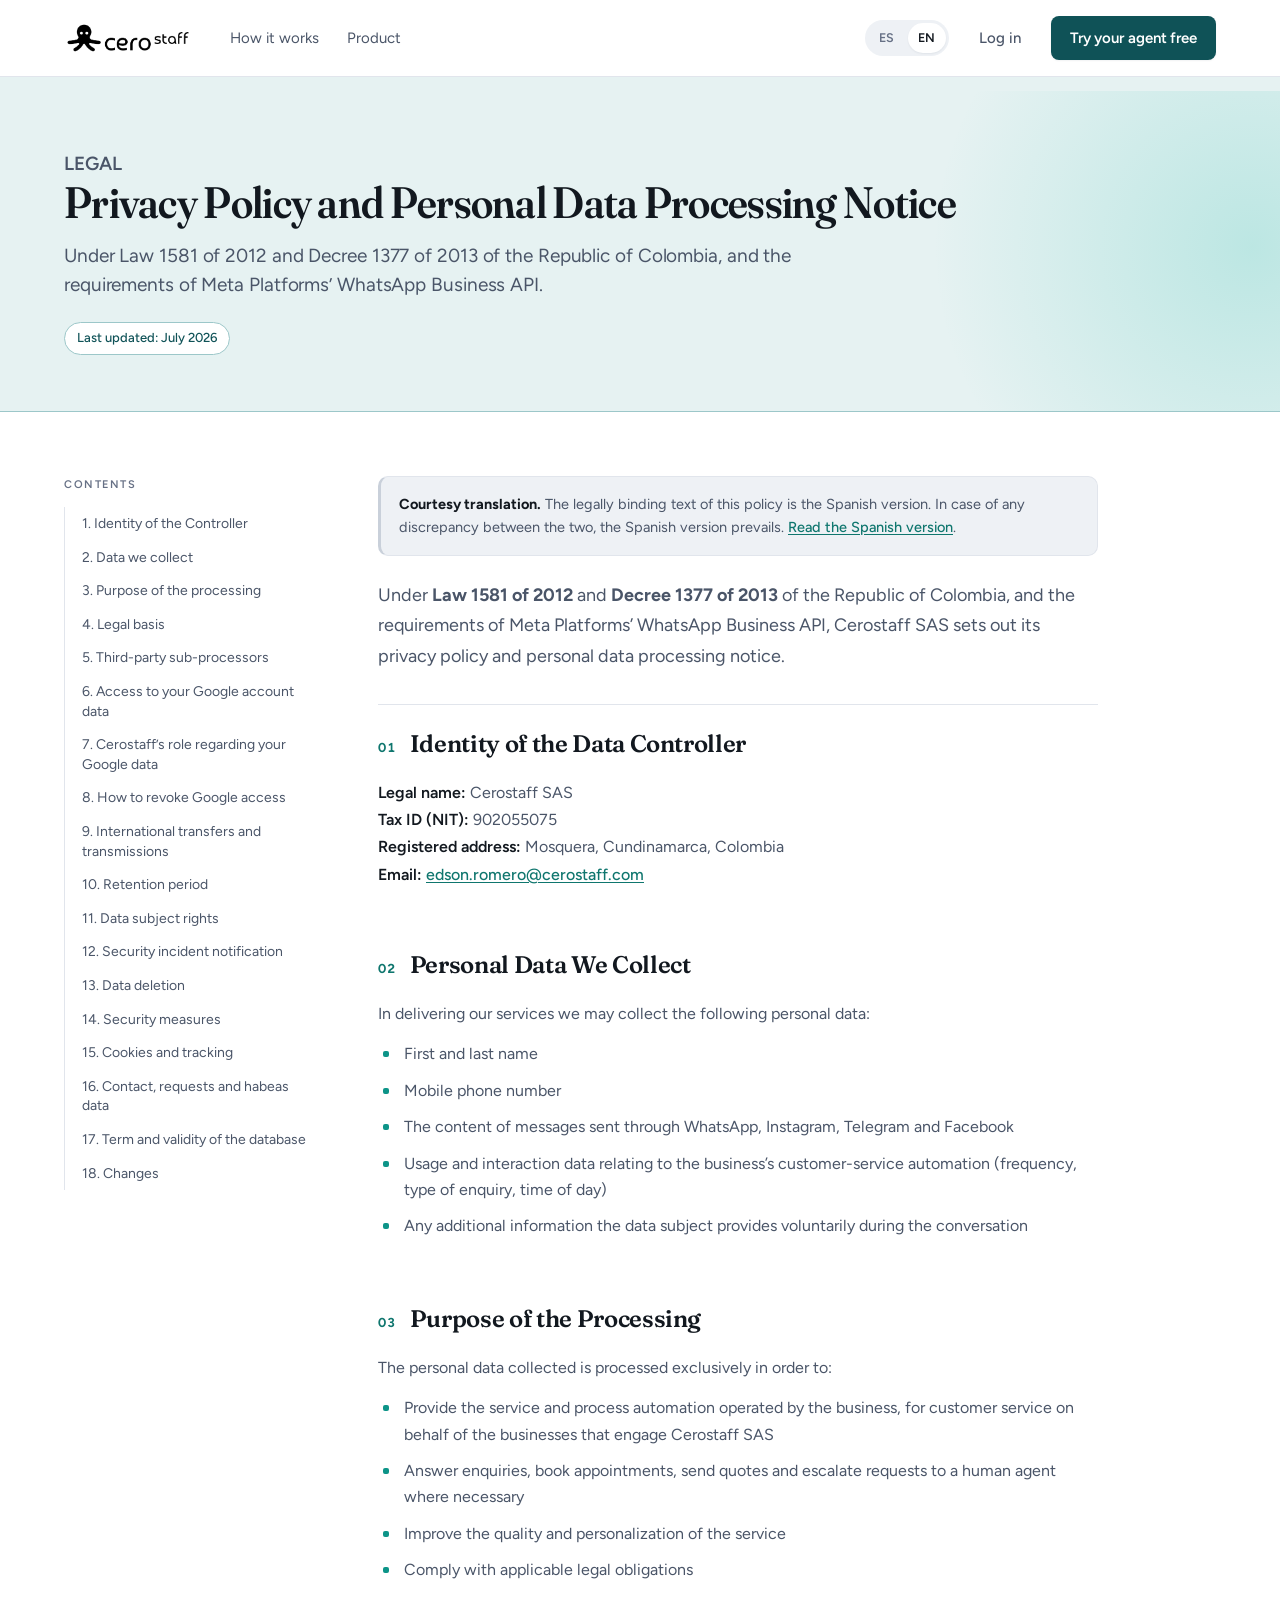
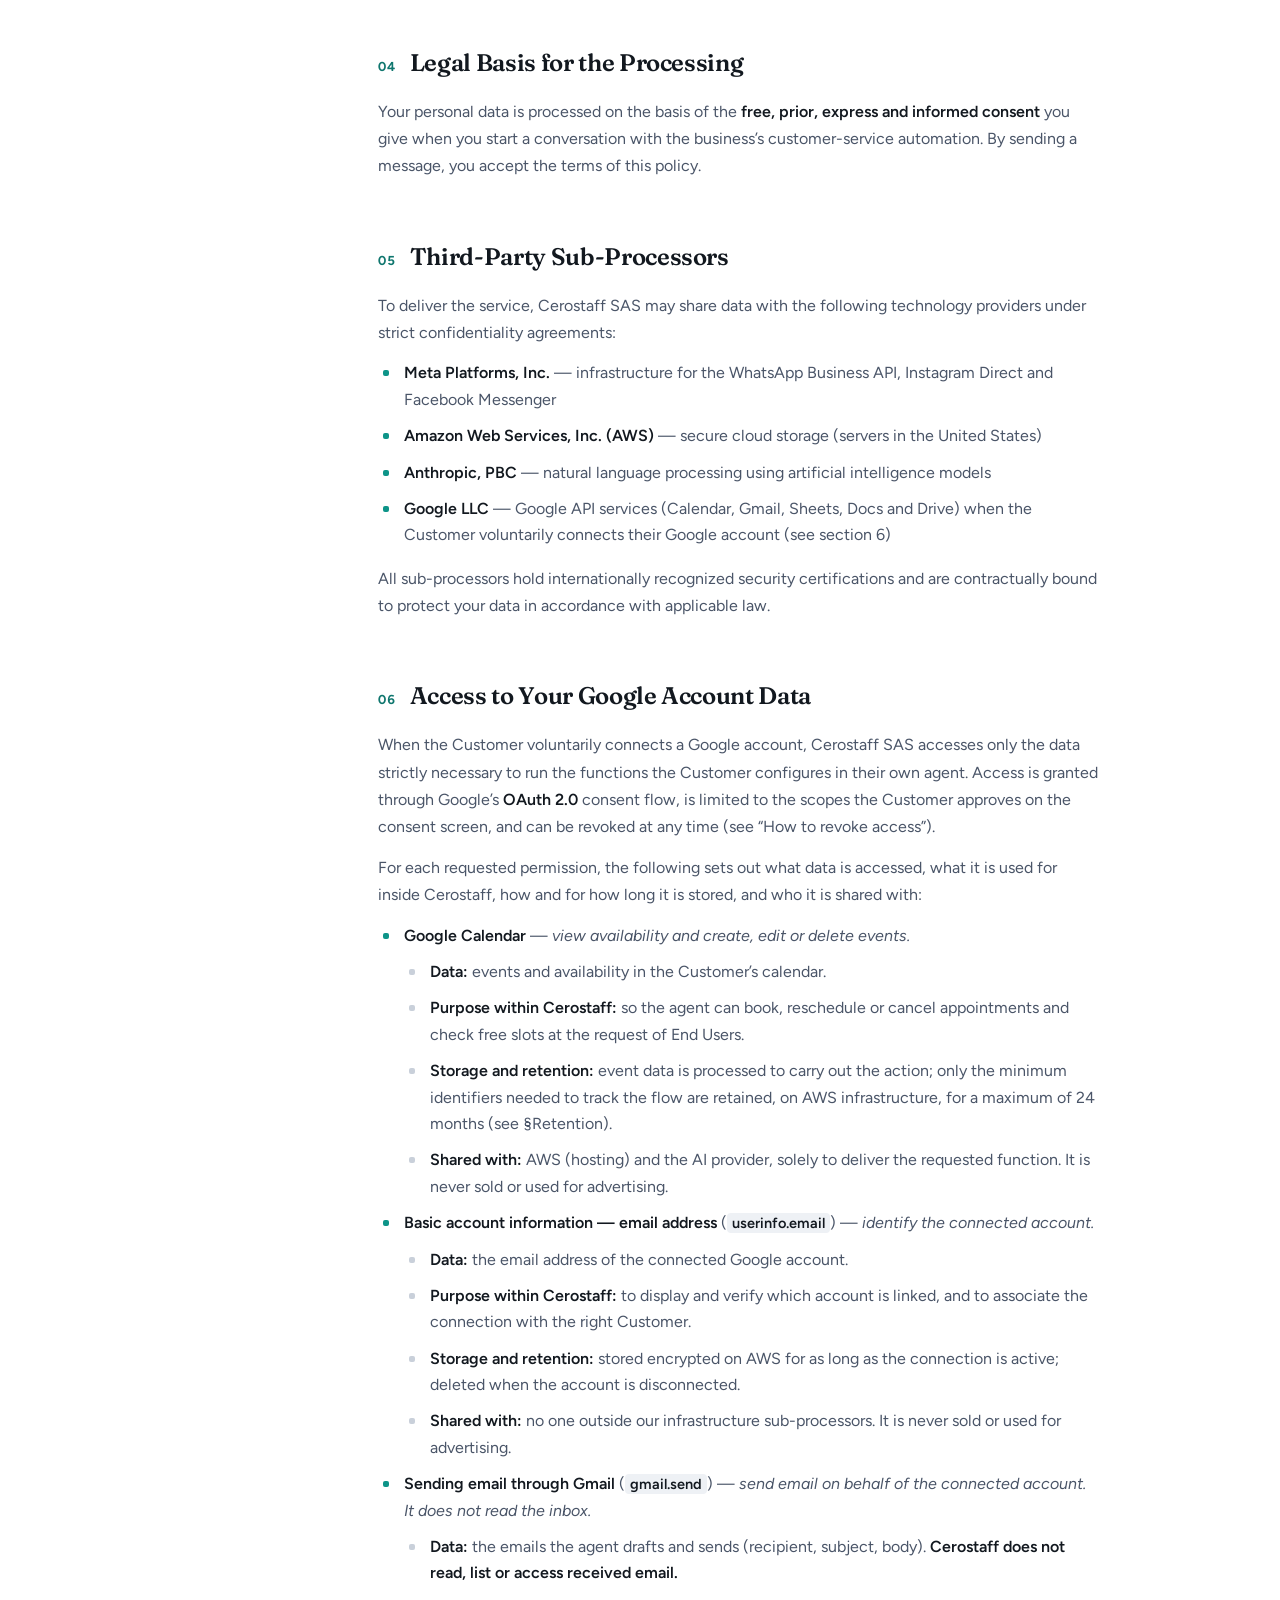
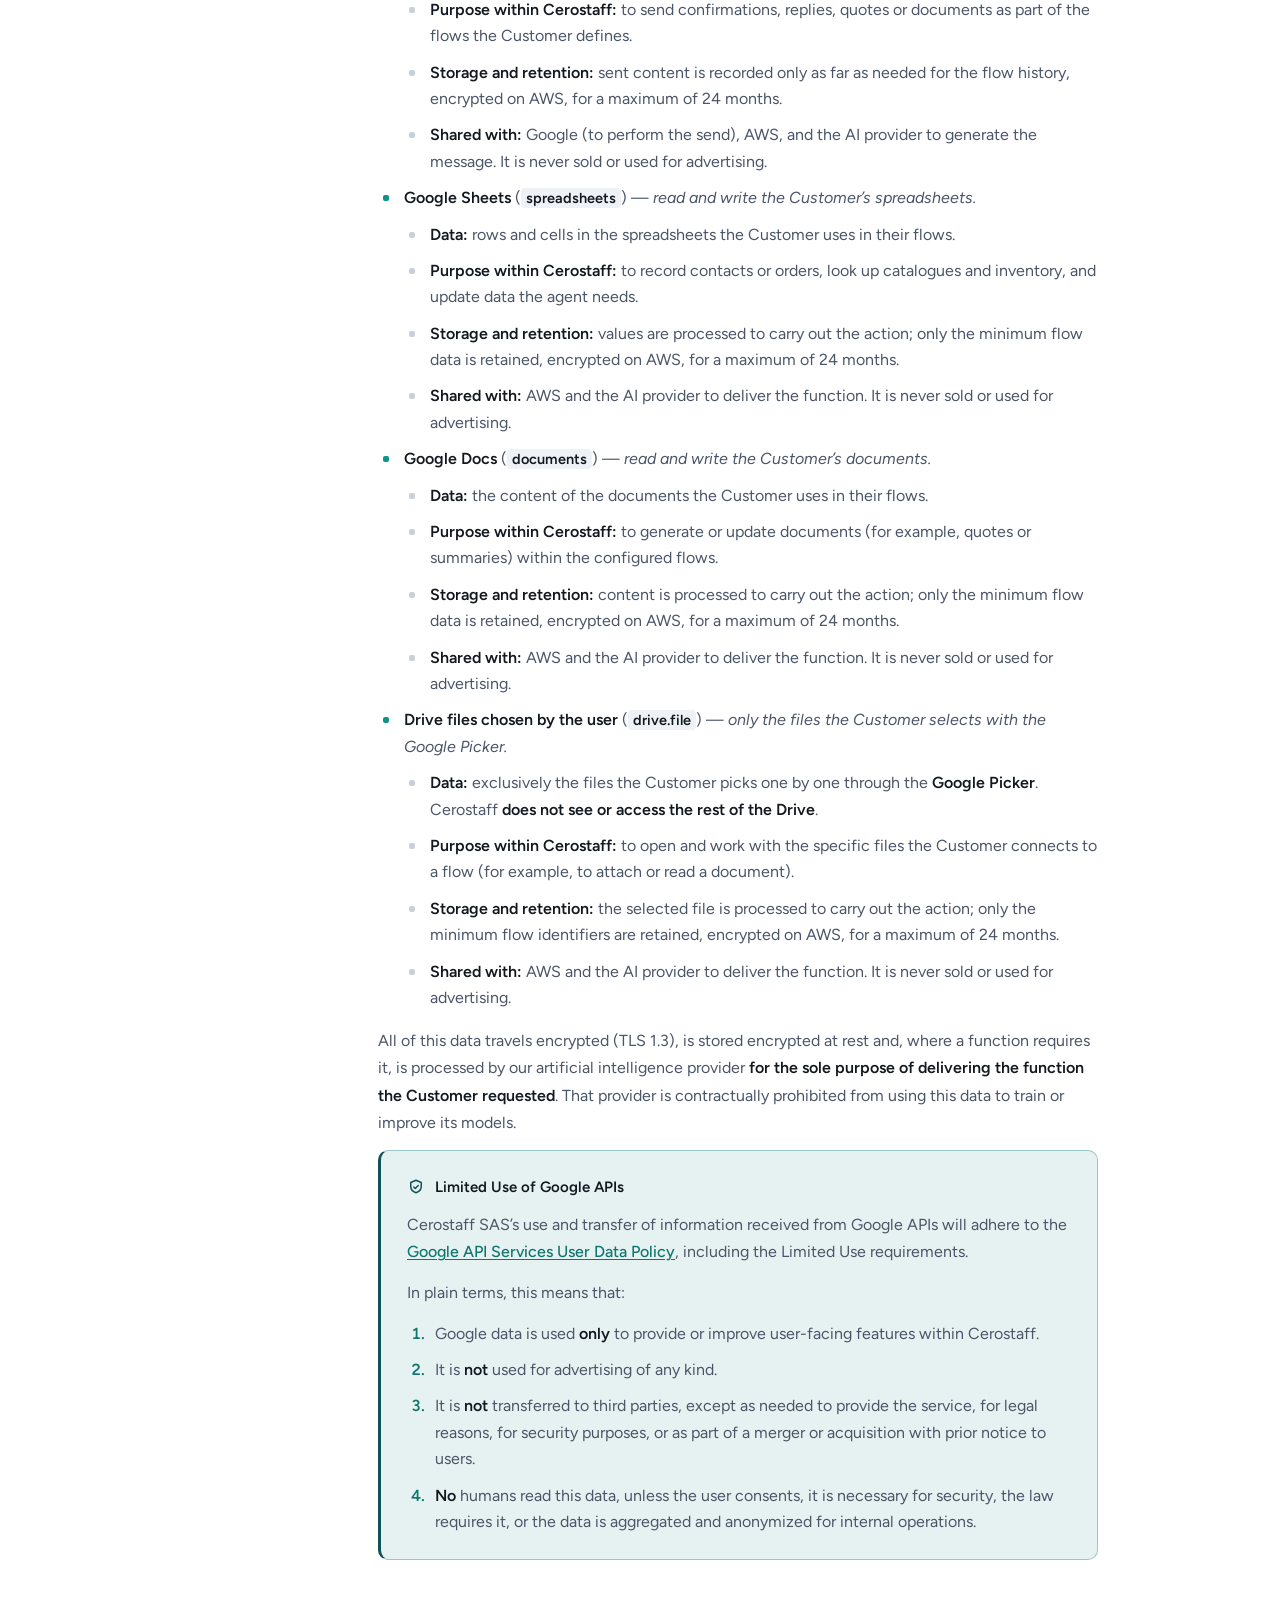
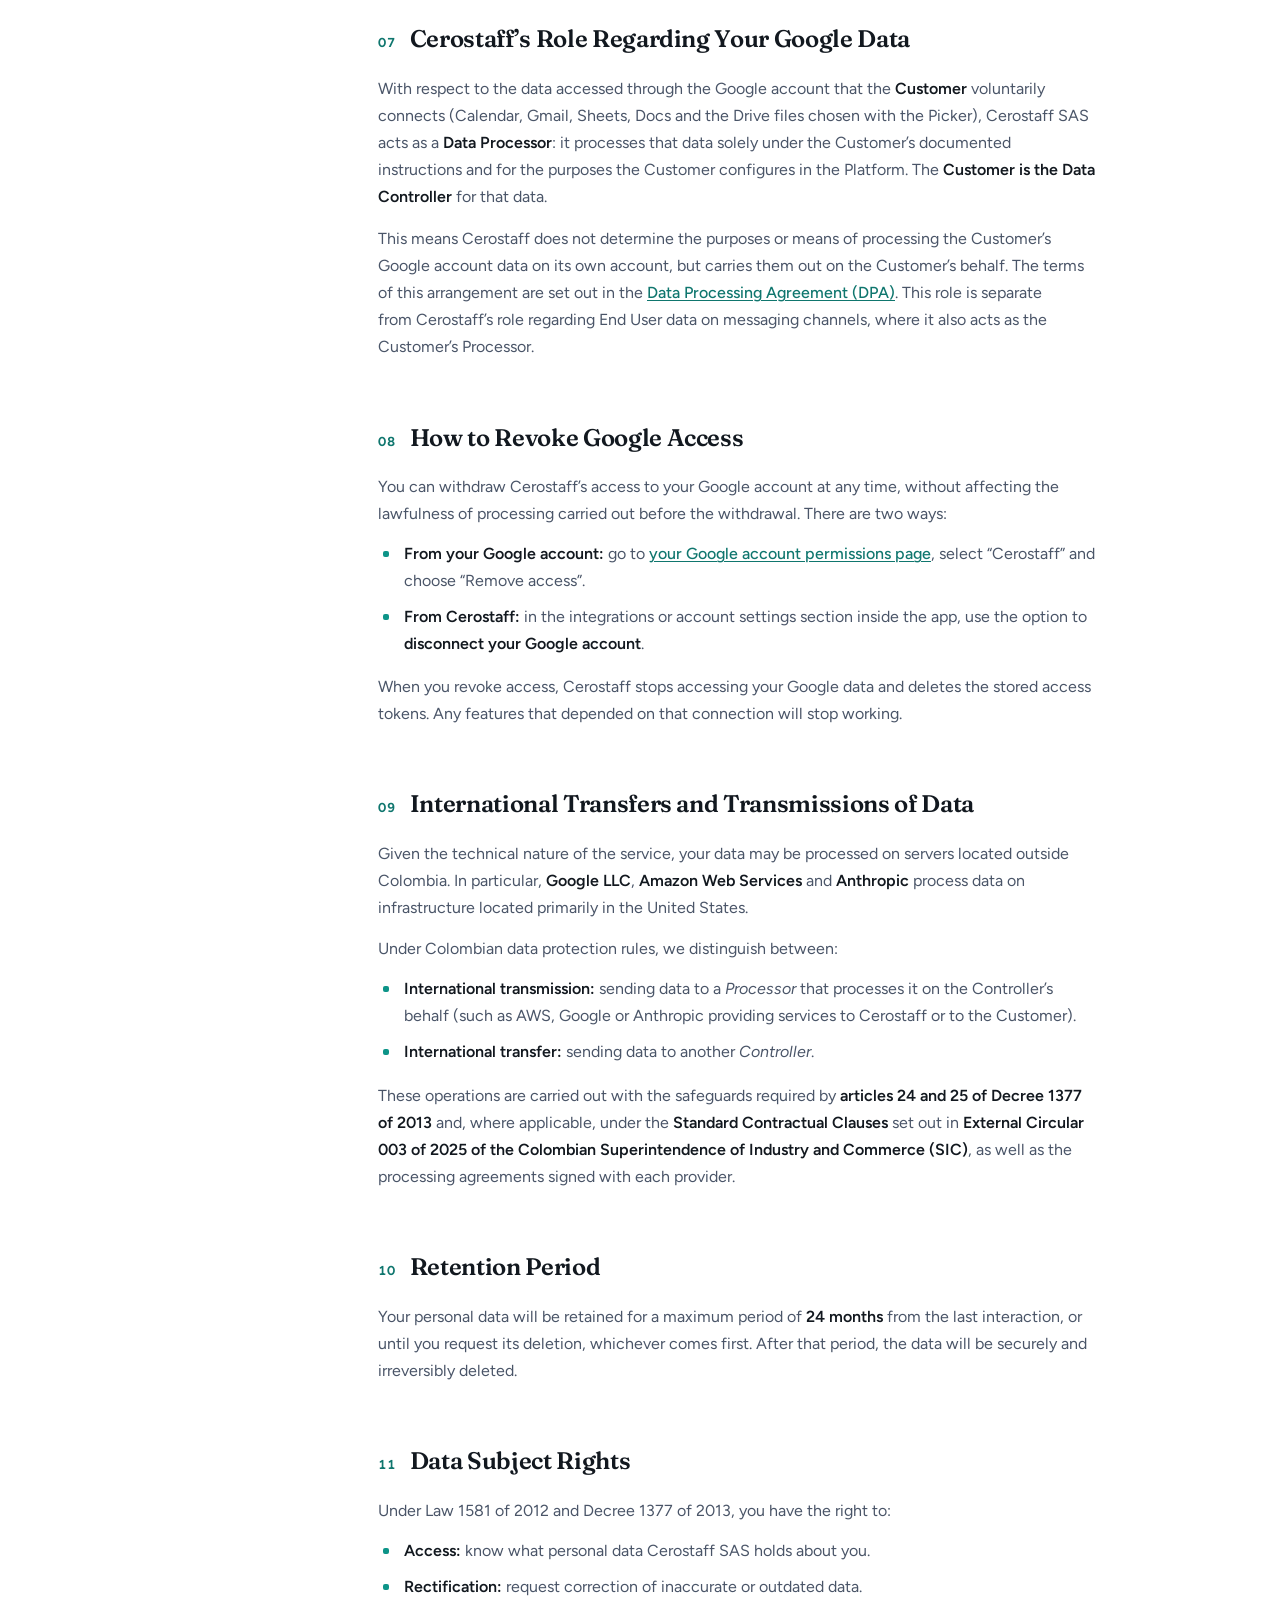
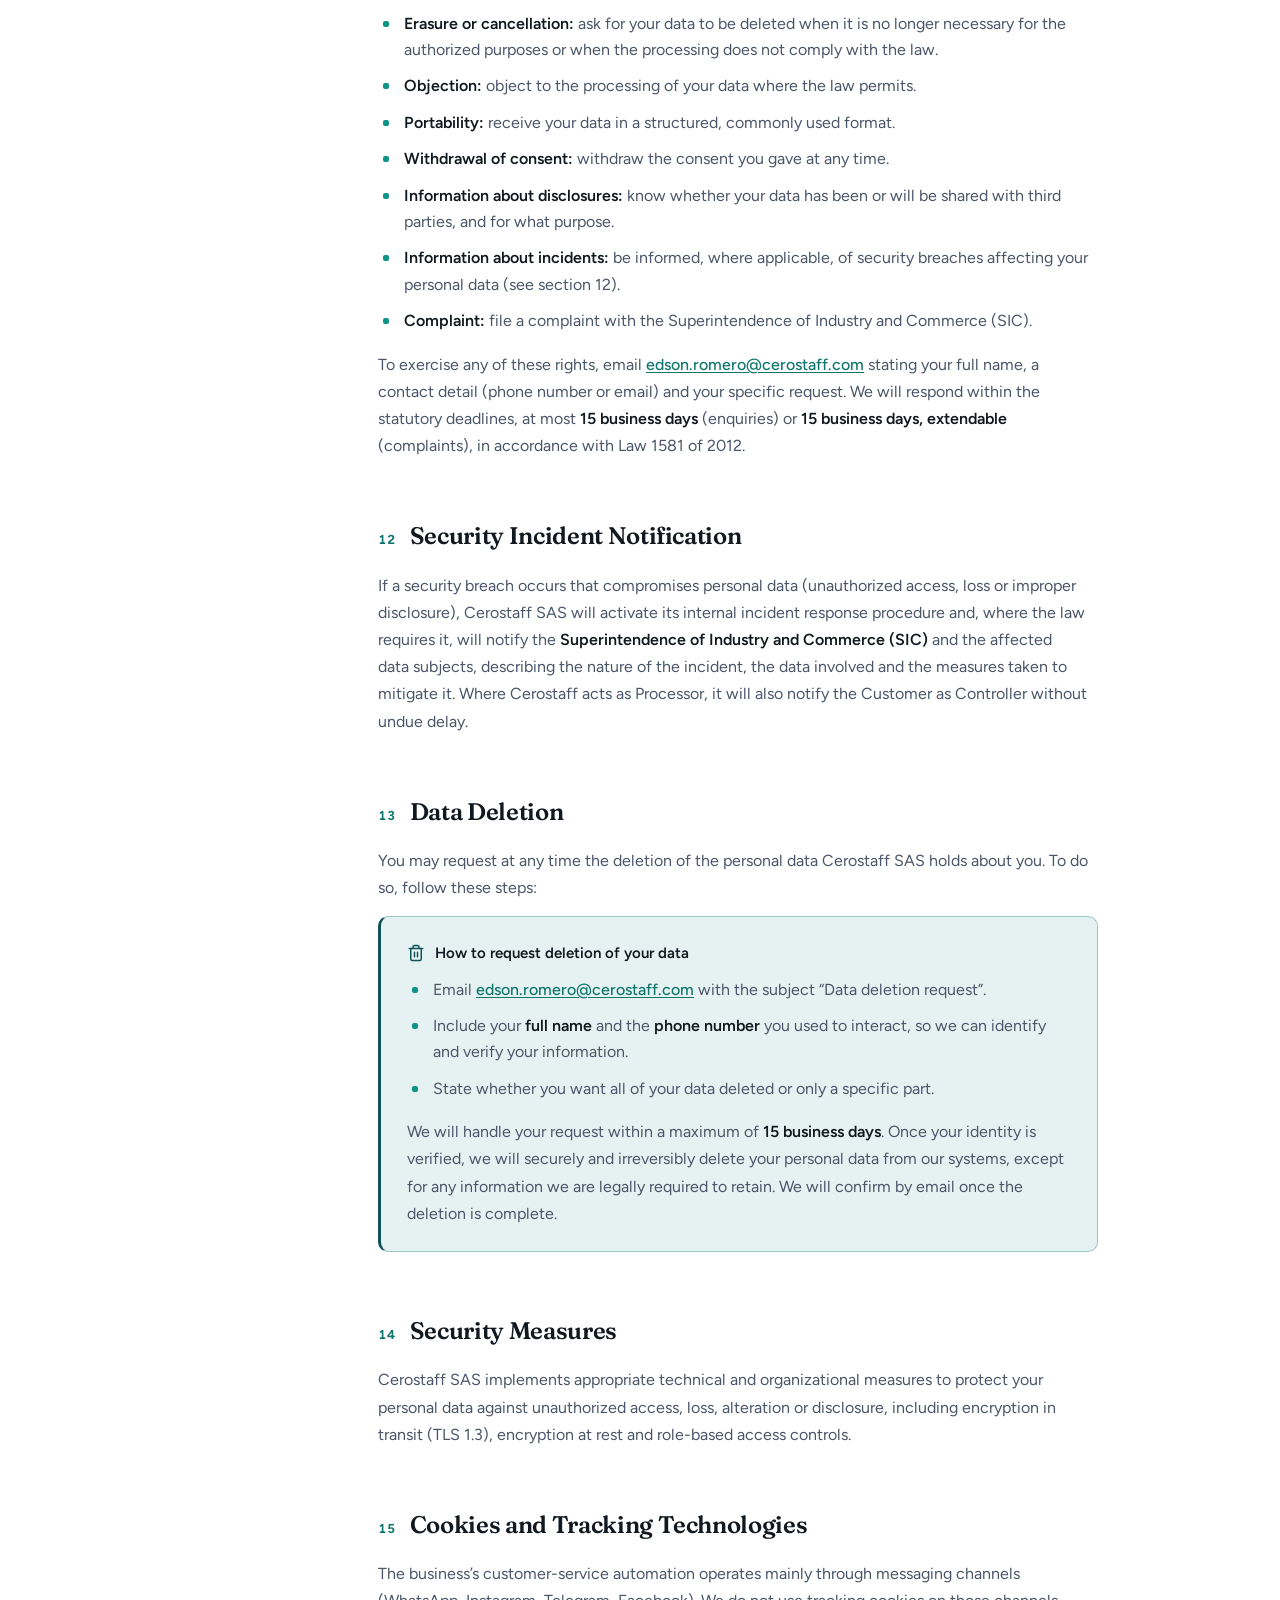
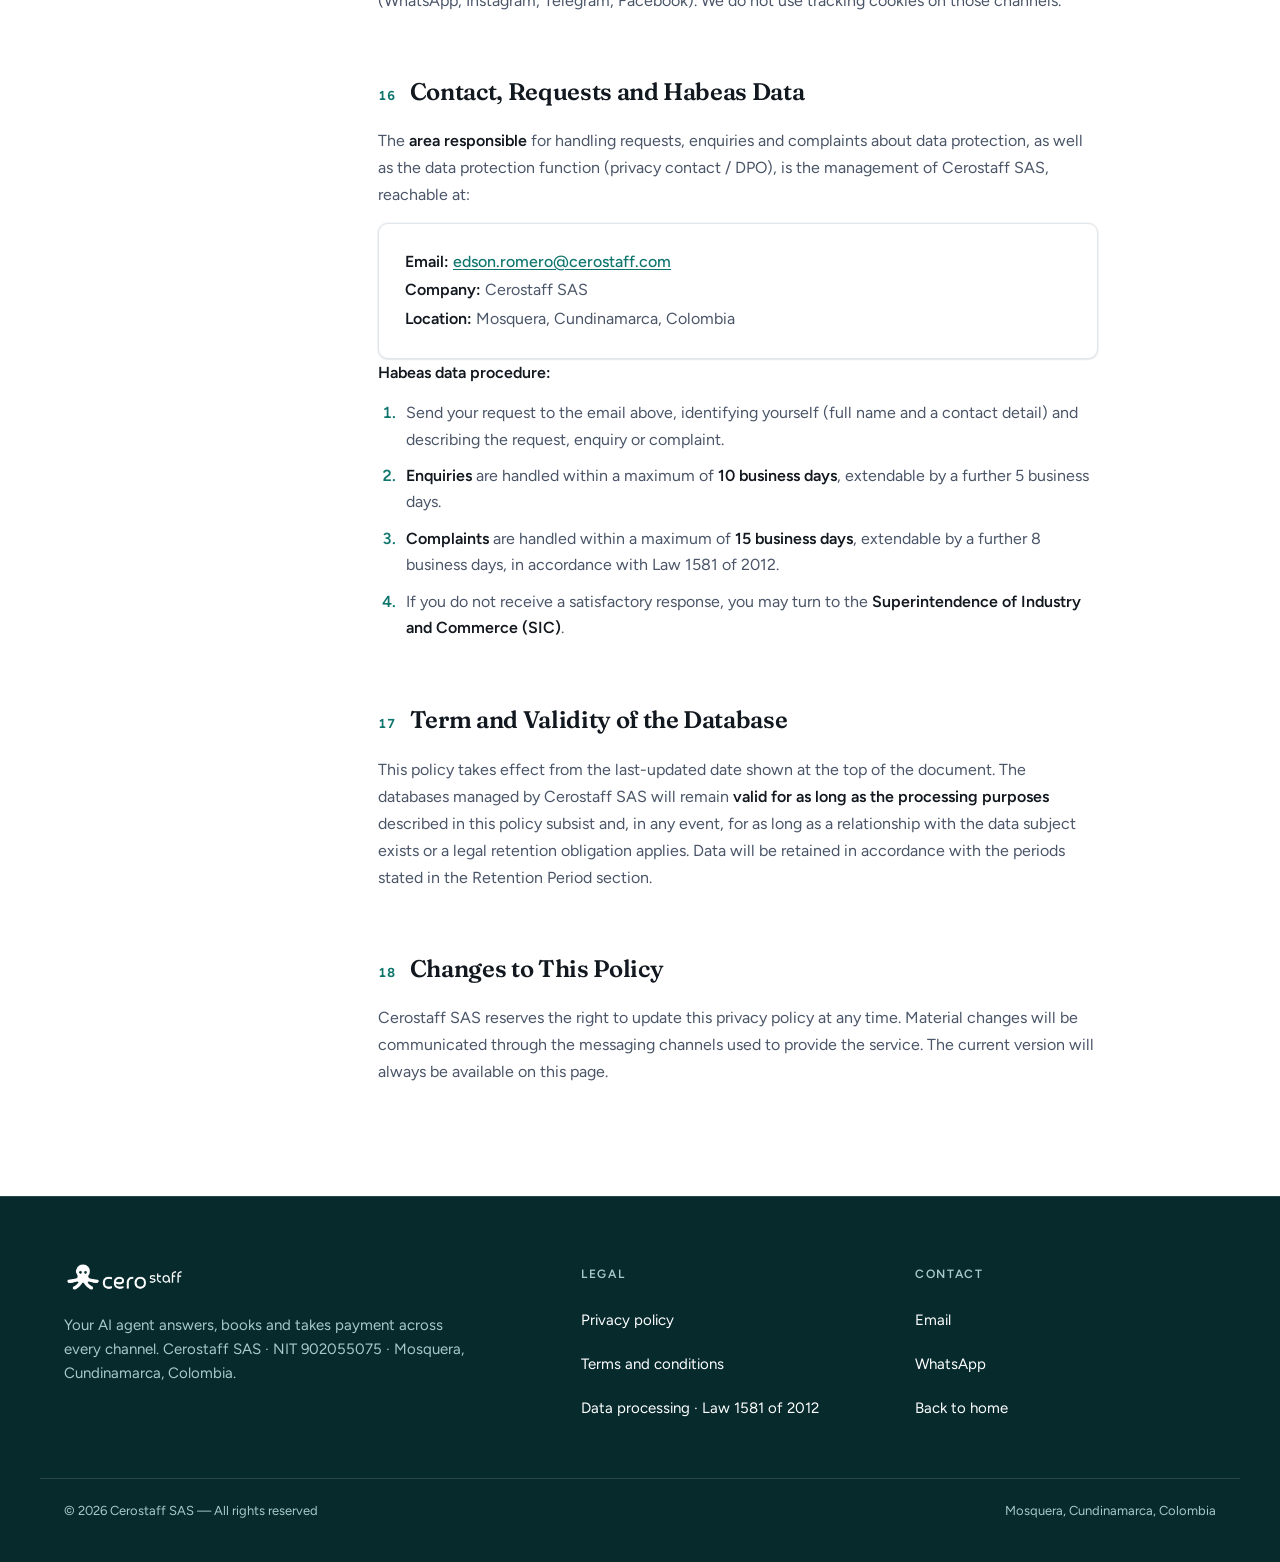
<file: en/privacy-policy.html>
<!DOCTYPE html>
<html lang="en">
<head>
<meta charset="UTF-8"/>
<meta name="viewport" content="width=device-width, initial-scale=1.0"/>
<title>Privacy Policy — Cerostaff SAS</title>
<meta name="description" content="Privacy policy and personal data processing notice of Cerostaff SAS, under Colombian Law 1581 of 2012, Decree 1377 of 2013 and Meta's requirements."/>
<link rel="icon" type="image/png" href="../assets/cs_iconoNegro.png"/>
<link rel="canonical" href="https://legal.cerostaff.com/en/privacy-policy.html"/>
<link rel="alternate" hreflang="es" href="https://legal.cerostaff.com/privacy-policy.html"/>
<link rel="alternate" hreflang="en" href="https://legal.cerostaff.com/en/privacy-policy.html"/>
<link rel="alternate" hreflang="x-default" href="https://legal.cerostaff.com/privacy-policy.html"/>
<link rel="stylesheet" href="../styles.css"/>
</head>
<body>

<!-- ===================== HEADER ===================== -->
<header class="lp-header">
  <div class="lp-header__bar">
    <div style="display:flex;align-items:center;gap:26px;min-width:0;">
      <a class="lp-header__logo" href="https://cerostaff.com/en/index.html" aria-label="Cerostaff — home"><img src="../assets/cs_logoNegro.png" alt="Cerostaff"/></a>
      <nav class="lp-navlinks" aria-label="Main navigation">
        <a class="lp-navlink" href="https://cerostaff.com/en/index.html#copiloto">How it works</a>
        <a class="lp-navlink" href="https://cerostaff.com/en/index.html#producto">Product</a>
      </nav>
    </div>
    <div style="display:flex;align-items:center;gap:18px;flex-shrink:0;">
      <div class="cs-lang" role="group" aria-label="Language"><a href="../privacy-policy.html" data-lang="es" hreflang="es" lang="es"><span aria-hidden="true">ES</span><span class="sr-only">Español</span></a><a href="privacy-policy.html" data-lang="en" hreflang="en" lang="en" aria-current="true"><span aria-hidden="true">EN</span><span class="sr-only">English</span></a></div>
      <a class="lp-navlink lp-signin" href="https://app.cerostaff.com" style="font-weight:500;">Log in</a>
      <a class="lp-btn lp-btn--dark lp-btn--sm" href="https://app.cerostaff.com">Try your agent free</a>
      <button class="lp-navtoggle" id="lp-navtoggle" type="button" aria-label="Open menu" aria-expanded="false" aria-controls="lp-mobilemenu">
        <svg class="lp-navtoggle__open" aria-hidden="true" width="22" height="22" viewBox="0 0 24 24" fill="none" stroke="currentColor" stroke-width="2" stroke-linecap="round"><line x1="3" y1="6" x2="21" y2="6"/><line x1="3" y1="12" x2="21" y2="12"/><line x1="3" y1="18" x2="21" y2="18"/></svg>
        <svg class="lp-navtoggle__close" aria-hidden="true" width="22" height="22" viewBox="0 0 24 24" fill="none" stroke="currentColor" stroke-width="2" stroke-linecap="round"><line x1="5" y1="5" x2="19" y2="19"/><line x1="19" y1="5" x2="5" y2="19"/></svg>
      </button>
    </div>
  </div>
    <nav class="lp-mobilemenu" id="lp-mobilemenu" aria-label="Mobile navigation">
      <a class="lp-mobilemenu__link" href="https://cerostaff.com/en/index.html#copiloto">How it works</a>
      <a class="lp-mobilemenu__link" href="https://cerostaff.com/en/index.html#producto">Product</a>
      <a class="lp-mobilemenu__link" href="https://app.cerostaff.com">Log in</a>
      <a class="lp-btn lp-btn--dark lp-btn--sm lp-mobilemenu__cta" href="https://app.cerostaff.com">Try your agent free</a>
    </nav>
</header>

<main>

  <!-- ===================== LEGAL HERO ===================== -->
  <section class="legal-hero" data-screen-label="Privacy policy — header">
    <div class="hero-halo" aria-hidden="true"></div>
    <div class="container">
      <p class="eyebrow">Legal</p>
      <h1>Privacy Policy and Personal Data Processing Notice</h1>
      <p>Under Law 1581 of 2012 and Decree 1377 of 2013 of the Republic of Colombia, and the requirements of Meta Platforms’ WhatsApp Business API.</p>
      <span class="legal-updated">Last updated: July 2026</span>
    </div>
  </section>

  <!-- ===================== LEGAL BODY ===================== -->
  <div class="container">
    <div class="legal-layout">

      <!-- TOC -->
      <aside class="legal-toc" aria-label="Contents">
        <h4>Contents</h4>
        <ol>
          <li><a href="#s1">1. Identity of the Controller</a></li>
          <li><a href="#s2">2. Data we collect</a></li>
          <li><a href="#s3">3. Purpose of the processing</a></li>
          <li><a href="#s4">4. Legal basis</a></li>
          <li><a href="#s5">5. Third-party sub-processors</a></li>
          <li><a href="#s6">6. Access to your Google account data</a></li>
          <li><a href="#s7">7. Cerostaff’s role regarding your Google data</a></li>
          <li><a href="#s8">8. How to revoke Google access</a></li>
          <li><a href="#s9">9. International transfers and transmissions</a></li>
          <li><a href="#s10">10. Retention period</a></li>
          <li><a href="#s11">11. Data subject rights</a></li>
          <li><a href="#s12">12. Security incident notification</a></li>
          <li><a href="#s13">13. Data deletion</a></li>
          <li><a href="#s14">14. Security measures</a></li>
          <li><a href="#s15">15. Cookies and tracking</a></li>
          <li><a href="#s16">16. Contact, requests and habeas data</a></li>
          <li><a href="#s17">17. Term and validity of the database</a></li>
          <li><a href="#s18">18. Changes</a></li>
        </ol>
      </aside>

      <!-- Body -->
      <article class="legal-body">
        <p class="legal-note-lang">
          <strong>Courtesy translation.</strong> The legally binding text of this policy is the
          Spanish version. In case of any discrepancy between the two, the Spanish version prevails.
          <a href="../privacy-policy.html">Read the Spanish version</a>.
        </p>

        <p class="legal-intro">
          Under <strong>Law 1581 of 2012</strong> and <strong>Decree 1377 of 2013</strong> of the Republic of Colombia, and the requirements of Meta Platforms’ WhatsApp Business API, Cerostaff SAS sets out its privacy policy and personal data processing notice.
        </p>

        <section class="legal-section" id="s1">
          <h2><span class="num">01</span> Identity of the Data Controller</h2>
          <p>
            <strong>Legal name:</strong> Cerostaff SAS<br/>
            <strong>Tax ID (NIT):</strong> 902055075<br/>
            <strong>Registered address:</strong> Mosquera, Cundinamarca, Colombia<br/>
            <strong>Email:</strong> <a href="mailto:edson.romero@cerostaff.com">edson.romero@cerostaff.com</a>
          </p>
        </section>

        <section class="legal-section" id="s2">
          <h2><span class="num">02</span> Personal Data We Collect</h2>
          <p>In delivering our services we may collect the following personal data:</p>
          <ul>
            <li>First and last name</li>
            <li>Mobile phone number</li>
            <li>The content of messages sent through WhatsApp, Instagram, Telegram and Facebook</li>
            <li>Usage and interaction data relating to the business’s customer-service automation (frequency, type of enquiry, time of day)</li>
            <li>Any additional information the data subject provides voluntarily during the conversation</li>
          </ul>
        </section>

        <section class="legal-section" id="s3">
          <h2><span class="num">03</span> Purpose of the Processing</h2>
          <p>The personal data collected is processed exclusively in order to:</p>
          <ul>
            <li>Provide the service and process automation operated by the business, for customer service on behalf of the businesses that engage Cerostaff SAS</li>
            <li>Answer enquiries, book appointments, send quotes and escalate requests to a human agent where necessary</li>
            <li>Improve the quality and personalization of the service</li>
            <li>Comply with applicable legal obligations</li>
          </ul>
        </section>

        <section class="legal-section" id="s4">
          <h2><span class="num">04</span> Legal Basis for the Processing</h2>
          <p>
            Your personal data is processed on the basis of the <strong>free, prior, express and informed consent</strong> you give when you start a conversation with the business’s customer-service automation. By sending a message, you accept the terms of this policy.
          </p>
        </section>

        <section class="legal-section" id="s5">
          <h2><span class="num">05</span> Third-Party Sub-Processors</h2>
          <p>To deliver the service, Cerostaff SAS may share data with the following technology providers under strict confidentiality agreements:</p>
          <ul>
            <li><strong>Meta Platforms, Inc.</strong> — infrastructure for the WhatsApp Business API, Instagram Direct and Facebook Messenger</li>
            <li><strong>Amazon Web Services, Inc. (AWS)</strong> — secure cloud storage (servers in the United States)</li>
            <li><strong>Anthropic, PBC</strong> — natural language processing using artificial intelligence models</li>
            <li><strong>Google LLC</strong> — Google API services (Calendar, Gmail, Sheets, Docs and Drive) when the Customer voluntarily connects their Google account (see section 6)</li>
          </ul>
          <p>
            All sub-processors hold internationally recognized security certifications and are contractually bound to protect your data in accordance with applicable law.
          </p>
        </section>

        <section class="legal-section" id="s6">
          <h2><span class="num">06</span> Access to Your Google Account Data</h2>

          <p>
            When the Customer voluntarily connects a Google account, Cerostaff SAS accesses only the
            data strictly necessary to run the functions the Customer configures in their own agent.
            Access is granted through Google’s <strong>OAuth 2.0</strong> consent flow, is limited to
            the scopes the Customer approves on the consent screen, and can be revoked at any time
            (see “How to revoke access”).
          </p>

          <p>For each requested permission, the following sets out what data is accessed, what it is
            used for inside Cerostaff, how and for how long it is stored, and who it is shared with:</p>

          <ul>
            <li>
              <strong>Google Calendar</strong> — <em>view availability and create, edit or delete events.</em>
              <ul>
                <li><strong>Data:</strong> events and availability in the Customer’s calendar.</li>
                <li><strong>Purpose within Cerostaff:</strong> so the agent can book, reschedule or cancel appointments and check free slots at the request of End Users.</li>
                <li><strong>Storage and retention:</strong> event data is processed to carry out the action; only the minimum identifiers needed to track the flow are retained, on AWS infrastructure, for a maximum of 24 months (see §Retention).</li>
                <li><strong>Shared with:</strong> AWS (hosting) and the AI provider, solely to deliver the requested function. It is never sold or used for advertising.</li>
              </ul>
            </li>
            <li>
              <strong>Basic account information — email address</strong> (<code>userinfo.email</code>) — <em>identify the connected account.</em>
              <ul>
                <li><strong>Data:</strong> the email address of the connected Google account.</li>
                <li><strong>Purpose within Cerostaff:</strong> to display and verify which account is linked, and to associate the connection with the right Customer.</li>
                <li><strong>Storage and retention:</strong> stored encrypted on AWS for as long as the connection is active; deleted when the account is disconnected.</li>
                <li><strong>Shared with:</strong> no one outside our infrastructure sub-processors. It is never sold or used for advertising.</li>
              </ul>
            </li>
            <li>
              <strong>Sending email through Gmail</strong> (<code>gmail.send</code>) — <em>send email on behalf of the connected account. It does not read the inbox.</em>
              <ul>
                <li><strong>Data:</strong> the emails the agent drafts and sends (recipient, subject, body). <strong>Cerostaff does not read, list or access received email.</strong></li>
                <li><strong>Purpose within Cerostaff:</strong> to send confirmations, replies, quotes or documents as part of the flows the Customer defines.</li>
                <li><strong>Storage and retention:</strong> sent content is recorded only as far as needed for the flow history, encrypted on AWS, for a maximum of 24 months.</li>
                <li><strong>Shared with:</strong> Google (to perform the send), AWS, and the AI provider to generate the message. It is never sold or used for advertising.</li>
              </ul>
            </li>
            <li>
              <strong>Google Sheets</strong> (<code>spreadsheets</code>) — <em>read and write the Customer’s spreadsheets.</em>
              <ul>
                <li><strong>Data:</strong> rows and cells in the spreadsheets the Customer uses in their flows.</li>
                <li><strong>Purpose within Cerostaff:</strong> to record contacts or orders, look up catalogues and inventory, and update data the agent needs.</li>
                <li><strong>Storage and retention:</strong> values are processed to carry out the action; only the minimum flow data is retained, encrypted on AWS, for a maximum of 24 months.</li>
                <li><strong>Shared with:</strong> AWS and the AI provider to deliver the function. It is never sold or used for advertising.</li>
              </ul>
            </li>
            <li>
              <strong>Google Docs</strong> (<code>documents</code>) — <em>read and write the Customer’s documents.</em>
              <ul>
                <li><strong>Data:</strong> the content of the documents the Customer uses in their flows.</li>
                <li><strong>Purpose within Cerostaff:</strong> to generate or update documents (for example, quotes or summaries) within the configured flows.</li>
                <li><strong>Storage and retention:</strong> content is processed to carry out the action; only the minimum flow data is retained, encrypted on AWS, for a maximum of 24 months.</li>
                <li><strong>Shared with:</strong> AWS and the AI provider to deliver the function. It is never sold or used for advertising.</li>
              </ul>
            </li>
            <li>
              <strong>Drive files chosen by the user</strong> (<code>drive.file</code>) — <em>only the files the Customer selects with the Google Picker.</em>
              <ul>
                <li><strong>Data:</strong> exclusively the files the Customer picks one by one through the <strong>Google Picker</strong>. Cerostaff <strong>does not see or access the rest of the Drive</strong>.</li>
                <li><strong>Purpose within Cerostaff:</strong> to open and work with the specific files the Customer connects to a flow (for example, to attach or read a document).</li>
                <li><strong>Storage and retention:</strong> the selected file is processed to carry out the action; only the minimum flow identifiers are retained, encrypted on AWS, for a maximum of 24 months.</li>
                <li><strong>Shared with:</strong> AWS and the AI provider to deliver the function. It is never sold or used for advertising.</li>
              </ul>
            </li>
          </ul>

          <p>
            All of this data travels encrypted (TLS 1.3), is stored encrypted at rest and, where a
            function requires it, is processed by our artificial intelligence provider
            <strong>for the sole purpose of delivering the function the Customer requested</strong>.
            That provider is contractually prohibited from using this data to train or improve its
            models.
          </p>

          <div class="legal-callout">
            <div class="callout-head">
              <svg viewBox="0 0 24 24" fill="none" stroke="currentColor" stroke-width="2" stroke-linecap="round" stroke-linejoin="round" aria-hidden="true"><path d="M12 3 5 6v5c0 4.2 3 7.4 7 8.6 4-1.2 7-4.4 7-8.6V6z"/><path d="m9 12 2 2 4-4"/></svg>
              Limited Use of Google APIs
            </div>
            <p>
              Cerostaff SAS’s use and transfer of information received from Google APIs will adhere
              to the
              <a href="https://developers.google.com/terms/api-services-user-data-policy" target="_blank" rel="noopener">Google API Services User Data Policy</a>,
              including the Limited Use requirements.
            </p>
            <p>In plain terms, this means that:</p>
            <ol>
              <li>Google data is used <strong>only</strong> to provide or improve user-facing features within Cerostaff.</li>
              <li>It is <strong>not</strong> used for advertising of any kind.</li>
              <li>It is <strong>not</strong> transferred to third parties, except as needed to provide the service, for legal reasons, for security purposes, or as part of a merger or acquisition with prior notice to users.</li>
              <li><strong>No</strong> humans read this data, unless the user consents, it is necessary for security, the law requires it, or the data is aggregated and anonymized for internal operations.</li>
            </ol>
          </div>
        </section>

        <section class="legal-section" id="s7">
          <h2><span class="num">07</span> Cerostaff’s Role Regarding Your Google Data</h2>
          <p>
            With respect to the data accessed through the Google account that the
            <strong>Customer</strong> voluntarily connects (Calendar, Gmail, Sheets, Docs and the
            Drive files chosen with the Picker), Cerostaff SAS acts as a
            <strong>Data Processor</strong>: it processes that data solely under the Customer’s
            documented instructions and for the purposes the Customer configures in the Platform.
            The <strong>Customer is the Data Controller</strong> for that data.
          </p>
          <p>
            This means Cerostaff does not determine the purposes or means of processing the
            Customer’s Google account data on its own account, but carries them out on the
            Customer’s behalf. The terms of this arrangement are set out in the
            <a href="dpa.html">Data Processing Agreement (DPA)</a>.
            This role is separate from Cerostaff’s role regarding End User data on messaging
            channels, where it also acts as the Customer’s Processor.
          </p>
        </section>

        <section class="legal-section" id="s8">
          <h2><span class="num">08</span> How to Revoke Google Access</h2>
          <p>
            You can withdraw Cerostaff’s access to your Google account at any time, without
            affecting the lawfulness of processing carried out before the withdrawal. There are two
            ways:
          </p>
          <ul>
            <li>
              <strong>From your Google account:</strong> go to
              <a href="https://myaccount.google.com/permissions" target="_blank" rel="noopener">your Google account permissions page</a>,
              select “Cerostaff” and choose “Remove access”.
            </li>
            <li>
              <strong>From Cerostaff:</strong> in the integrations or account settings section inside
              the app, use the option to <strong>disconnect your Google account</strong>.
            </li>
          </ul>
          <p>
            When you revoke access, Cerostaff stops accessing your Google data and deletes the stored
            access tokens. Any features that depended on that connection will stop working.
          </p>
        </section>

        <section class="legal-section" id="s9">
          <h2><span class="num">09</span> International Transfers and Transmissions of Data</h2>
          <p>
            Given the technical nature of the service, your data may be processed on servers located
            outside Colombia. In particular, <strong>Google LLC</strong>,
            <strong>Amazon Web Services</strong> and <strong>Anthropic</strong> process data on
            infrastructure located primarily in the United States.
          </p>
          <p>
            Under Colombian data protection rules, we distinguish between:
          </p>
          <ul>
            <li><strong>International transmission:</strong> sending data to a <em>Processor</em> that processes it on the Controller’s behalf (such as AWS, Google or Anthropic providing services to Cerostaff or to the Customer).</li>
            <li><strong>International transfer:</strong> sending data to another <em>Controller</em>.</li>
          </ul>
          <p>
            These operations are carried out with the safeguards required by
            <strong>articles 24 and 25 of Decree 1377 of 2013</strong> and, where applicable, under
            the <strong>Standard Contractual Clauses</strong> set out in
            <strong>External Circular 003 of 2025 of the Colombian Superintendence of Industry and Commerce (SIC)</strong>,
            as well as the processing agreements signed with each provider.
          </p>
        </section>

        <section class="legal-section" id="s10">
          <h2><span class="num">10</span> Retention Period</h2>
          <p>
            Your personal data will be retained for a maximum period of <strong>24 months</strong> from the last interaction, or until you request its deletion, whichever comes first. After that period, the data will be securely and irreversibly deleted.
          </p>
        </section>

        <section class="legal-section" id="s11">
          <h2><span class="num">11</span> Data Subject Rights</h2>
          <p>Under Law 1581 of 2012 and Decree 1377 of 2013, you have the right to:</p>
          <ul>
            <li><strong>Access:</strong> know what personal data Cerostaff SAS holds about you.</li>
            <li><strong>Rectification:</strong> request correction of inaccurate or outdated data.</li>
            <li><strong>Erasure or cancellation:</strong> ask for your data to be deleted when it is no longer necessary for the authorized purposes or when the processing does not comply with the law.</li>
            <li><strong>Objection:</strong> object to the processing of your data where the law permits.</li>
            <li><strong>Portability:</strong> receive your data in a structured, commonly used format.</li>
            <li><strong>Withdrawal of consent:</strong> withdraw the consent you gave at any time.</li>
            <li><strong>Information about disclosures:</strong> know whether your data has been or will be shared with third parties, and for what purpose.</li>
            <li><strong>Information about incidents:</strong> be informed, where applicable, of security breaches affecting your personal data (see section 12).</li>
            <li><strong>Complaint:</strong> file a complaint with the Superintendence of Industry and Commerce (SIC).</li>
          </ul>
          <p>
            To exercise any of these rights, email <a href="mailto:edson.romero@cerostaff.com">edson.romero@cerostaff.com</a> stating your full name, a contact detail (phone number or email) and your specific request. We will respond within the statutory deadlines, at most <strong>15 business days</strong> (enquiries) or <strong>15 business days, extendable</strong> (complaints), in accordance with Law 1581 of 2012.
          </p>
        </section>

        <section class="legal-section" id="s12">
          <h2><span class="num">12</span> Security Incident Notification</h2>
          <p>
            If a security breach occurs that compromises personal data (unauthorized access, loss or
            improper disclosure), Cerostaff SAS will activate its internal incident response
            procedure and, where the law requires it, will notify the
            <strong>Superintendence of Industry and Commerce (SIC)</strong> and the affected data
            subjects, describing the nature of the incident, the data involved and the measures taken
            to mitigate it. Where Cerostaff acts as Processor, it will also notify the Customer as
            Controller without undue delay.
          </p>
        </section>

        <section class="legal-section" id="s13">
          <h2><span class="num">13</span> Data Deletion</h2>
          <p>
            You may request at any time the deletion of the personal data Cerostaff SAS holds about you. To do so, follow these steps:
          </p>
          <div class="legal-callout">
            <div class="callout-head">
              <svg viewBox="0 0 24 24" fill="none" stroke="currentColor" stroke-width="2" stroke-linecap="round" stroke-linejoin="round" aria-hidden="true"><path d="M3 6h18M19 6v14a2 2 0 0 1-2 2H7a2 2 0 0 1-2-2V6m3 0V4a2 2 0 0 1 2-2h4a2 2 0 0 1 2 2v2"/><path d="M10 11v6M14 11v6"/></svg>
              How to request deletion of your data
            </div>
            <ul>
              <li>Email <a href="mailto:edson.romero@cerostaff.com?subject=Data%20deletion%20request">edson.romero@cerostaff.com</a> with the subject “Data deletion request”.</li>
              <li>Include your <strong>full name</strong> and the <strong>phone number</strong> you used to interact, so we can identify and verify your information.</li>
              <li>State whether you want all of your data deleted or only a specific part.</li>
            </ul>
            <p>
              We will handle your request within a maximum of <strong>15 business days</strong>. Once your identity is verified, we will securely and irreversibly delete your personal data from our systems, except for any information we are legally required to retain. We will confirm by email once the deletion is complete.
            </p>
          </div>
        </section>

        <section class="legal-section" id="s14">
          <h2><span class="num">14</span> Security Measures</h2>
          <p>
            Cerostaff SAS implements appropriate technical and organizational measures to protect your personal data against unauthorized access, loss, alteration or disclosure, including encryption in transit (TLS 1.3), encryption at rest and role-based access controls.
          </p>
        </section>

        <section class="legal-section" id="s15">
          <h2><span class="num">15</span> Cookies and Tracking Technologies</h2>
          <p>
            The business’s customer-service automation operates mainly through messaging channels (WhatsApp, Instagram, Telegram, Facebook). We do not use tracking cookies on those channels.
          </p>
        </section>

        <section class="legal-section" id="s16">
          <h2><span class="num">16</span> Contact, Requests and Habeas Data</h2>
          <p>
            The <strong>area responsible</strong> for handling requests, enquiries and complaints
            about data protection, as well as the data protection function (privacy contact / DPO),
            is the management of Cerostaff SAS, reachable at:
          </p>
          <div class="legal-contact-card">
            <strong>Email:</strong> <a href="mailto:edson.romero@cerostaff.com">edson.romero@cerostaff.com</a><br/>
            <strong>Company:</strong> Cerostaff SAS<br/>
            <strong>Location:</strong> Mosquera, Cundinamarca, Colombia
          </div>
          <p><strong>Habeas data procedure:</strong></p>
          <ol>
            <li>Send your request to the email above, identifying yourself (full name and a contact detail) and describing the request, enquiry or complaint.</li>
            <li><strong>Enquiries</strong> are handled within a maximum of <strong>10 business days</strong>, extendable by a further 5 business days.</li>
            <li><strong>Complaints</strong> are handled within a maximum of <strong>15 business days</strong>, extendable by a further 8 business days, in accordance with Law 1581 of 2012.</li>
            <li>If you do not receive a satisfactory response, you may turn to the <strong>Superintendence of Industry and Commerce (SIC)</strong>.</li>
          </ol>
        </section>

        <section class="legal-section" id="s17">
          <h2><span class="num">17</span> Term and Validity of the Database</h2>
          <p>
            This policy takes effect from the last-updated date shown at the top of the document.
            The databases managed by Cerostaff SAS will remain
            <strong>valid for as long as the processing purposes</strong> described in this policy
            subsist and, in any event, for as long as a relationship with the data subject exists or
            a legal retention obligation applies. Data will be retained in accordance with the
            periods stated in the Retention Period section.
          </p>
        </section>

        <section class="legal-section" id="s18">
          <h2><span class="num">18</span> Changes to This Policy</h2>
          <p>
            Cerostaff SAS reserves the right to update this privacy policy at any time. Material changes will be communicated through the messaging channels used to provide the service. The current version will always be available on this page.
          </p>
        </section>
      </article>

    </div>
  </div>

</main>

<!-- ===================== FOOTER ===================== -->
<footer class="lp-footer">
  <div class="lp-footer__grid">
    <div class="lp-footer__brand">
      <img src="../assets/cs_logoBlanco.png" alt="Cerostaff" style="height:32px;width:auto;display:block;">
      <p>Your AI agent answers, books and takes payment across every channel. Cerostaff SAS · NIT 902055075 · Mosquera, Cundinamarca, Colombia.</p>
    </div>
    <div>
      <div class="lp-footer__h">Legal</div>
      <div class="lp-footer__col">
        <a href="privacy-policy.html">Privacy policy</a>
        <a href="terms-of-service.html">Terms and conditions</a>
        <a href="privacy-policy.html#s3">Data processing · Law 1581 of 2012</a>
      </div>
    </div>
    <div>
      <div class="lp-footer__h">Contact</div>
      <div class="lp-footer__col">
        <a href="mailto:edson.romero@cerostaff.com">Email</a>
        <a href="https://wa.me/573053442610" target="_blank" rel="noopener">WhatsApp</a>
        <a href="https://cerostaff.com/en/index.html">Back to home</a>
      </div>
    </div>
  </div>
  <div class="lp-footer__bottom">
    <div class="copy">© 2026 Cerostaff SAS — All rights reserved</div>
    <div class="copy">Mosquera, Cundinamarca, Colombia</div>
  </div>
</footer>

<script>
(function () {
  var btn = document.getElementById('lp-navtoggle');
  var menu = document.getElementById('lp-mobilemenu');
  if (!btn || !menu) return;
  function set(open) {
    menu.classList.toggle('is-open', open);
    btn.setAttribute('aria-expanded', open ? 'true' : 'false');
    btn.setAttribute('aria-label', open ? 'Close menu' : 'Open menu');
  }
  btn.addEventListener('click', function () { set(!menu.classList.contains('is-open')); });
  menu.addEventListener('click', function (e) { if (e.target.closest('a')) set(false); });
  document.addEventListener('keydown', function (e) { if (e.key === 'Escape') set(false); });
  window.addEventListener('resize', function () { if (window.innerWidth > 900) set(false); }, { passive: true });
  document.addEventListener('click', function (e) { if (menu.classList.contains('is-open') && !menu.contains(e.target) && !btn.contains(e.target)) set(false); });
  // Recuerda el idioma elegido.
  Array.prototype.forEach.call(document.querySelectorAll('[data-lang]'), function (a) {
    a.addEventListener('click', function () {
      try { localStorage.setItem('cs_lang', a.getAttribute('data-lang')); } catch (e) {}
    });
  });
})();
</script>
</body>
</html>
</file>
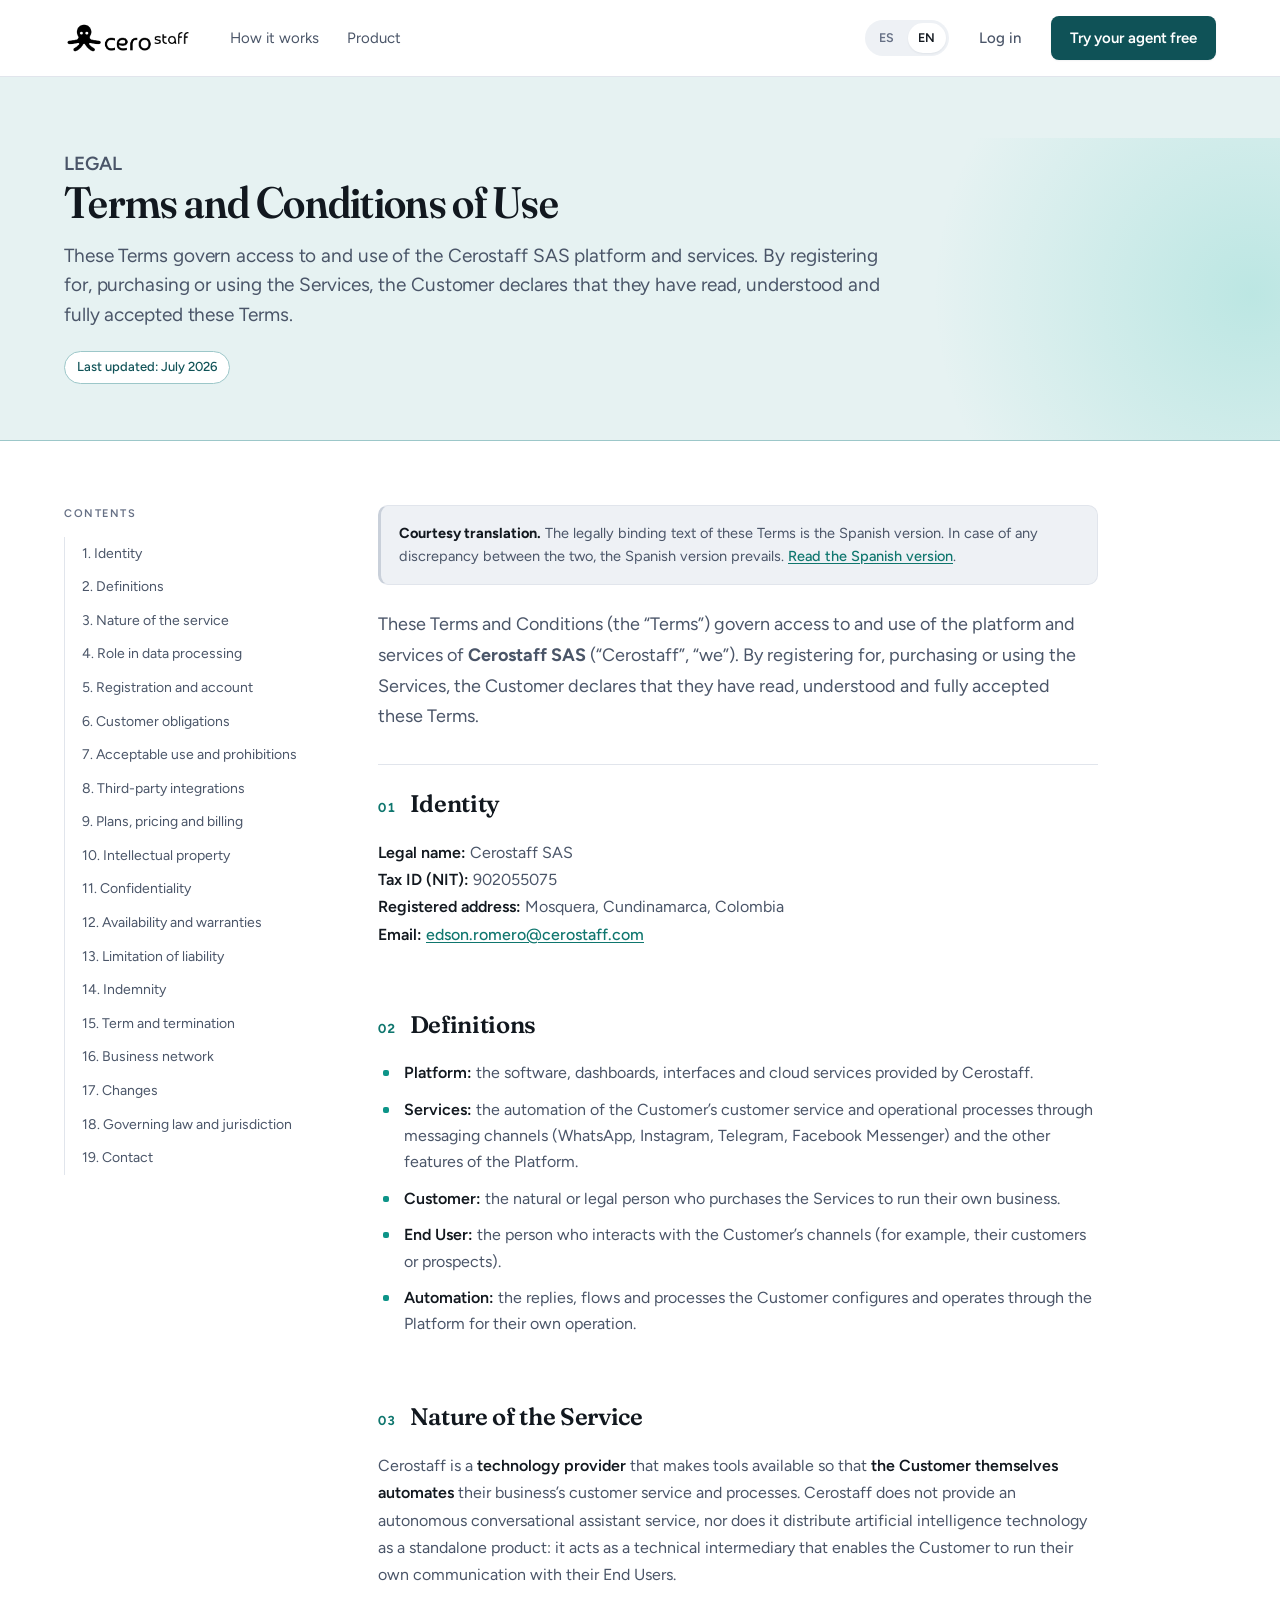
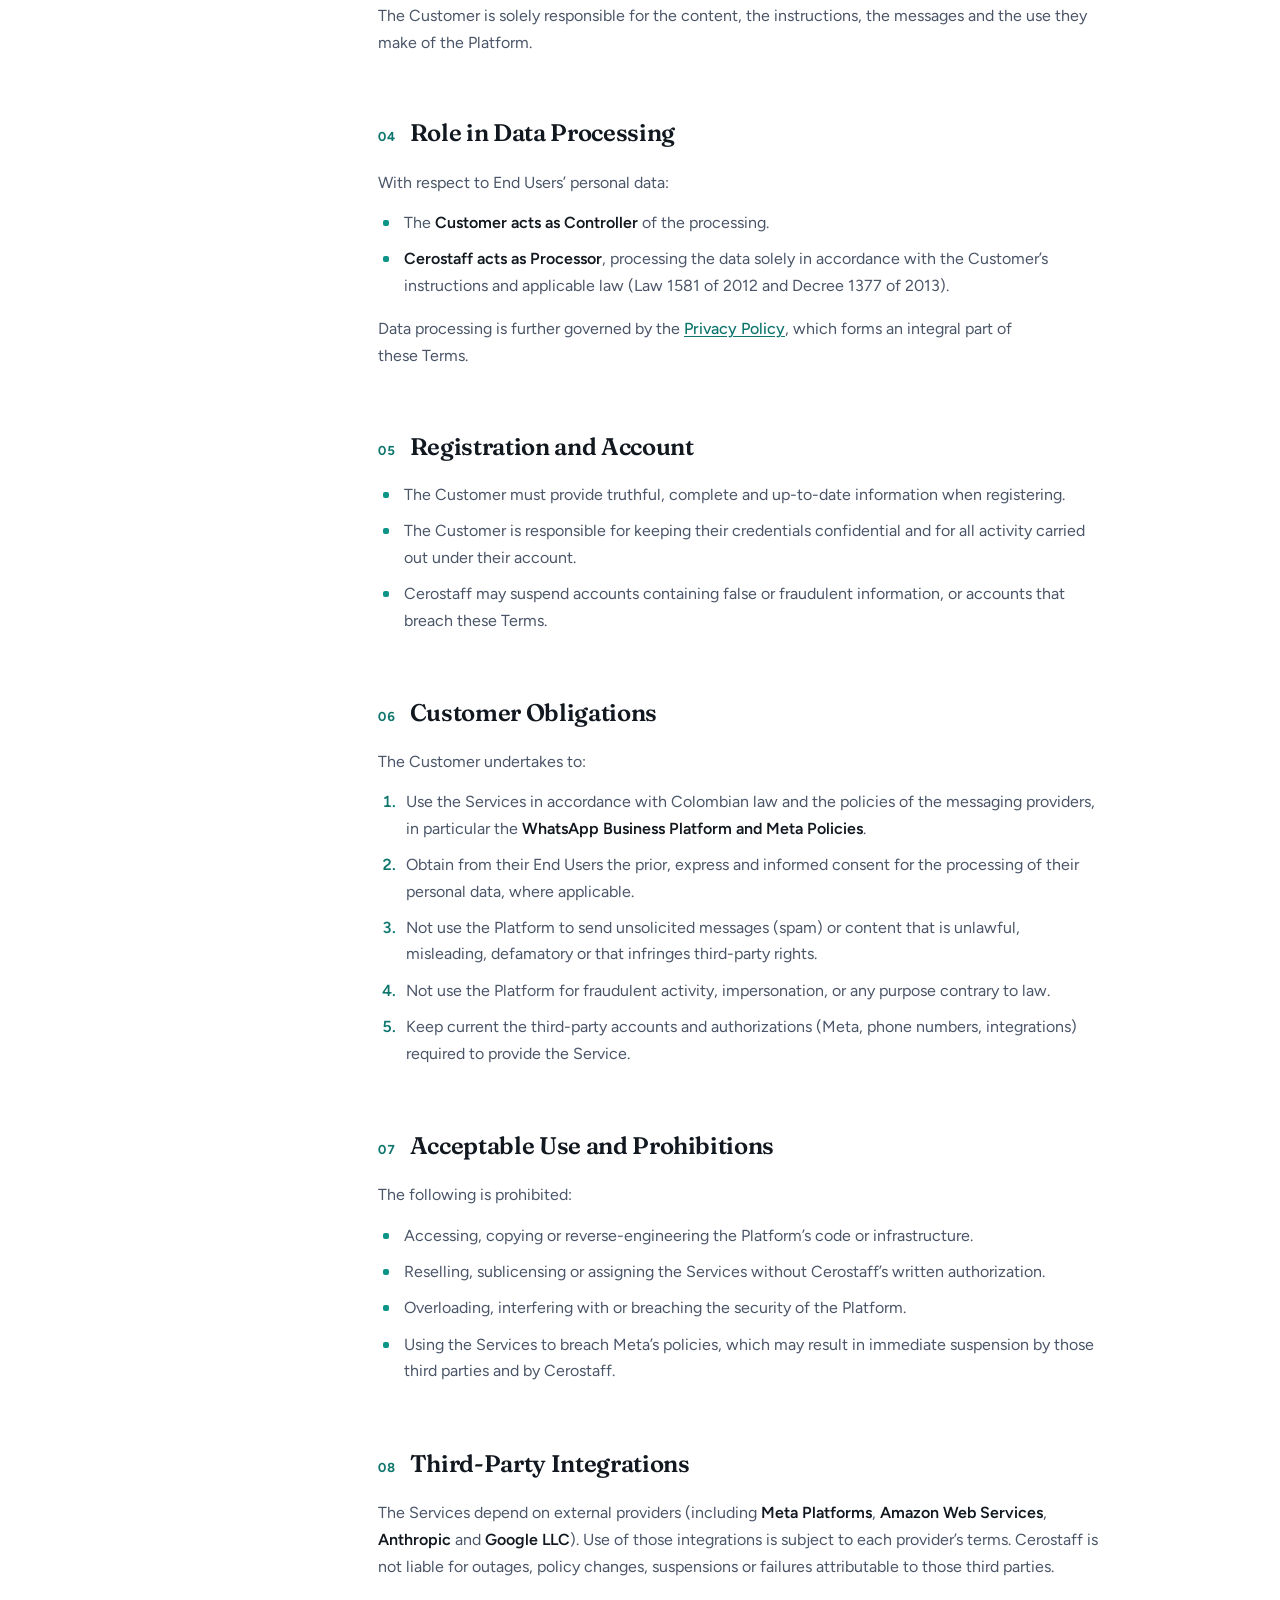
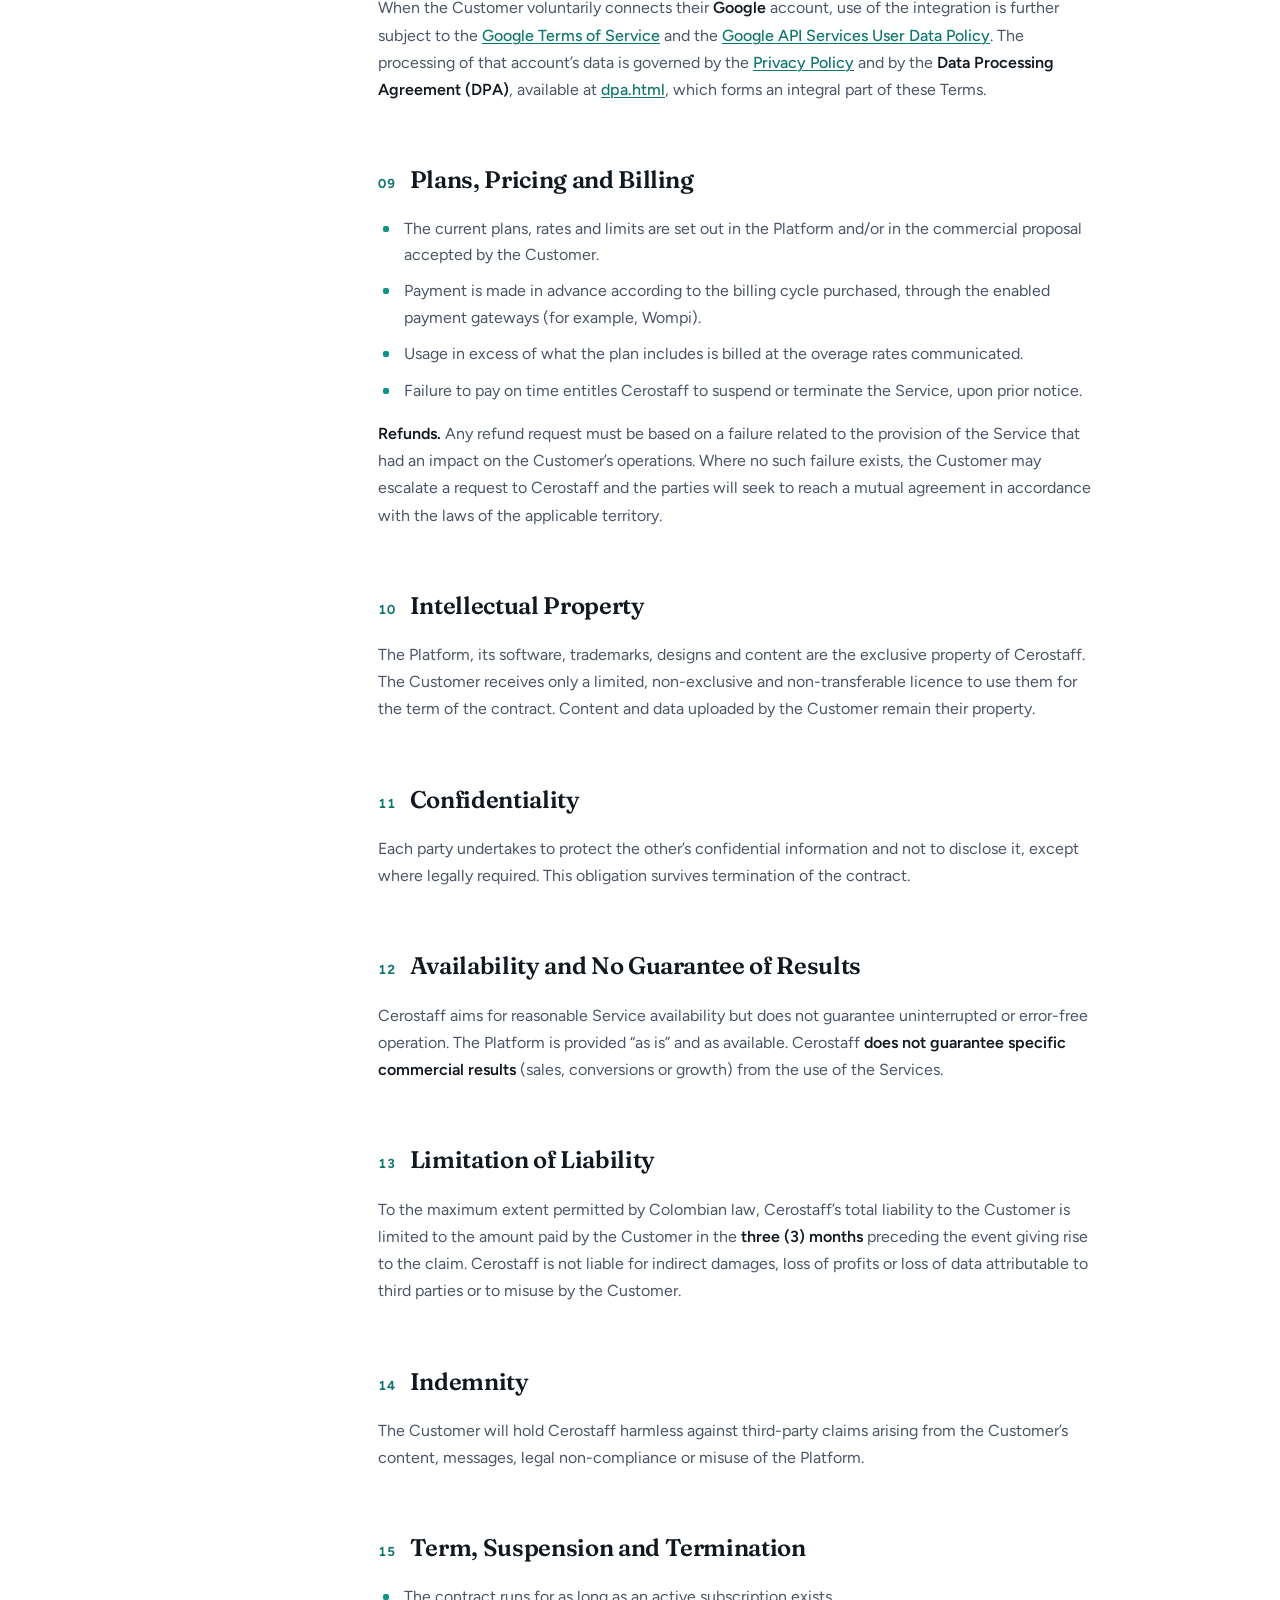
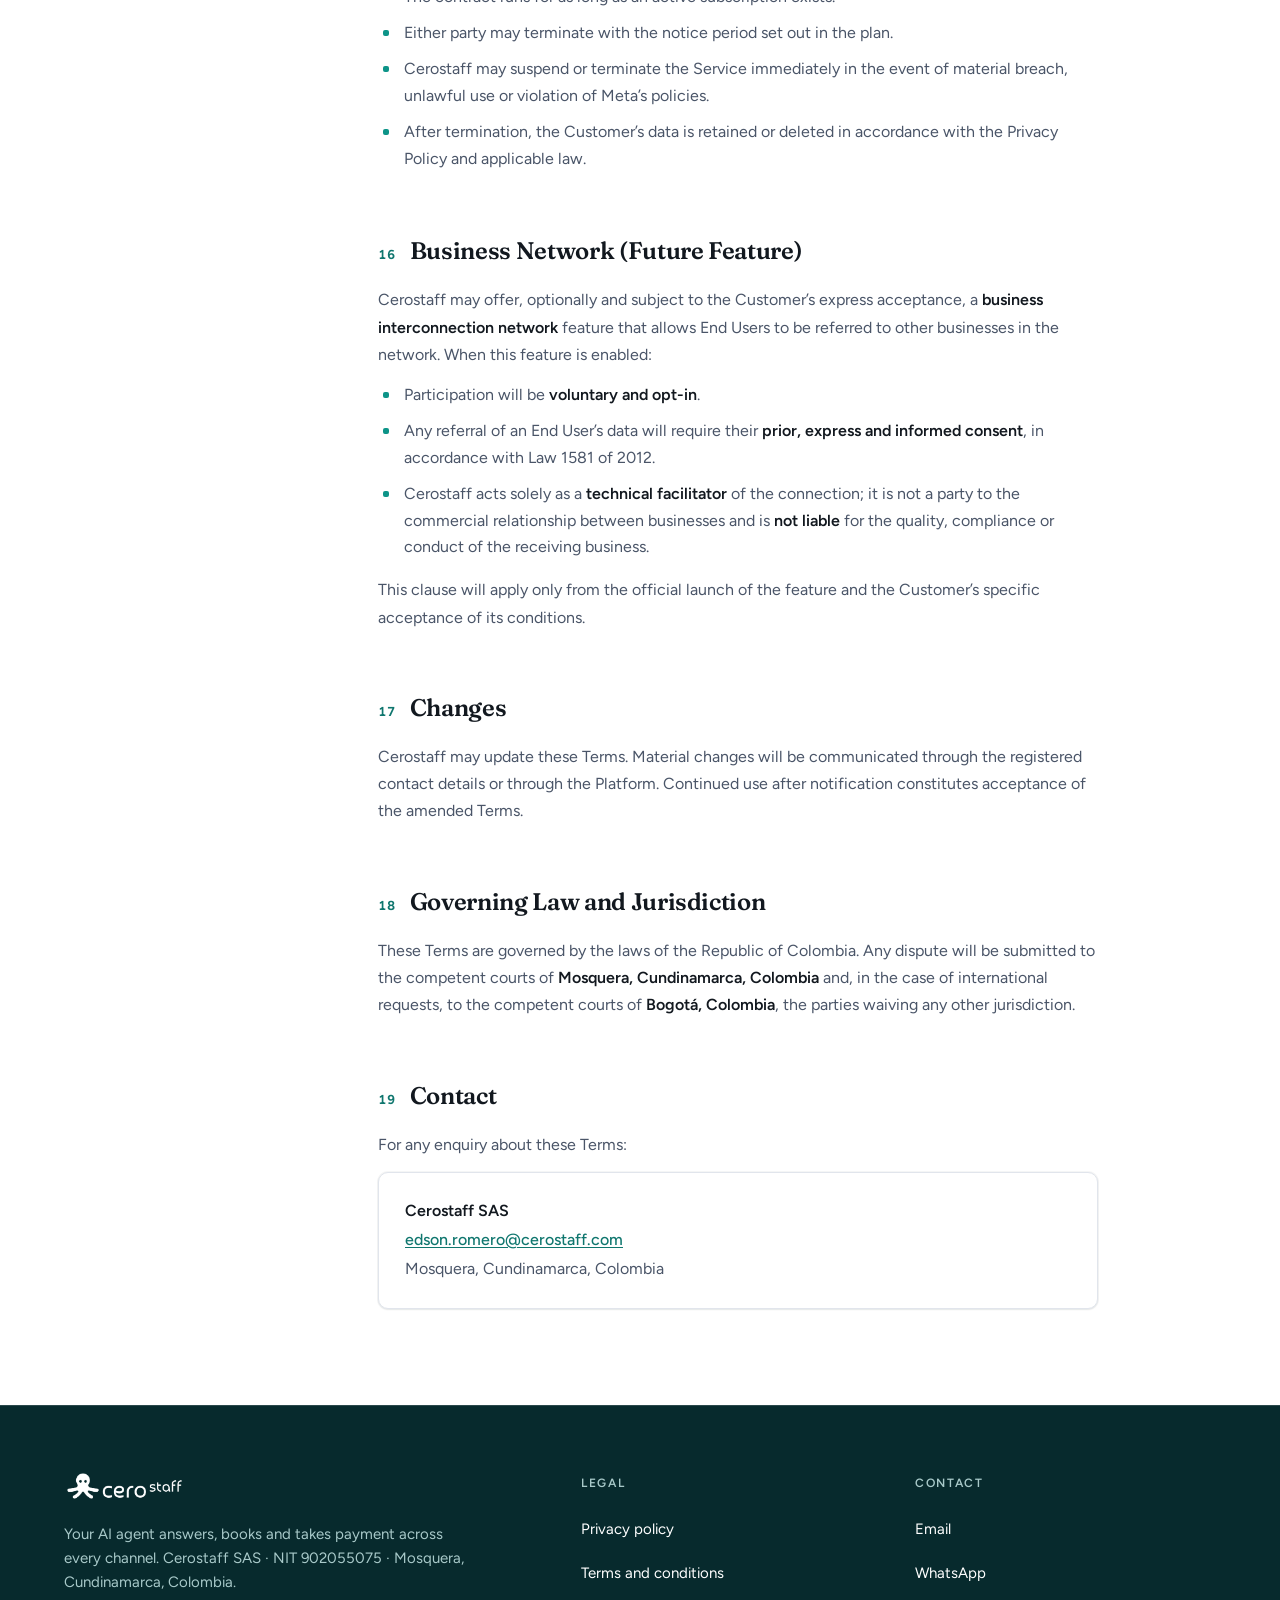
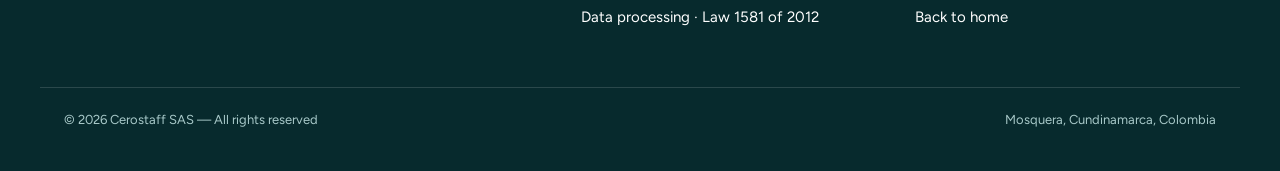
<file: en/terms-of-service.html>
<!DOCTYPE html>
<html lang="en">
<head>
<meta charset="UTF-8"/>
<meta name="viewport" content="width=device-width, initial-scale=1.0"/>
<title>Terms and Conditions of Use — Cerostaff SAS</title>
<meta name="description" content="Terms and conditions governing access to and use of the Cerostaff SAS platform and services."/>
<link rel="icon" type="image/png" href="../assets/cs_iconoNegro.png"/>
<link rel="canonical" href="https://legal.cerostaff.com/en/terms-of-service.html"/>
<link rel="alternate" hreflang="es" href="https://legal.cerostaff.com/terms-of-service.html"/>
<link rel="alternate" hreflang="en" href="https://legal.cerostaff.com/en/terms-of-service.html"/>
<link rel="alternate" hreflang="x-default" href="https://legal.cerostaff.com/terms-of-service.html"/>
<link rel="stylesheet" href="../styles.css"/>
</head>
<body>

<!-- ===================== HEADER ===================== -->
<header class="lp-header">
  <div class="lp-header__bar">
    <div style="display:flex;align-items:center;gap:26px;min-width:0;">
      <a class="lp-header__logo" href="https://cerostaff.com/en/index.html" aria-label="Cerostaff — home"><img src="../assets/cs_logoNegro.png" alt="Cerostaff"/></a>
      <nav class="lp-navlinks" aria-label="Main navigation">
        <a class="lp-navlink" href="https://cerostaff.com/en/index.html#copiloto">How it works</a>
        <a class="lp-navlink" href="https://cerostaff.com/en/index.html#producto">Product</a>
      </nav>
    </div>
    <div style="display:flex;align-items:center;gap:18px;flex-shrink:0;">
      <div class="cs-lang" role="group" aria-label="Language"><a href="../terms-of-service.html" data-lang="es" hreflang="es" lang="es"><span aria-hidden="true">ES</span><span class="sr-only">Español</span></a><a href="terms-of-service.html" data-lang="en" hreflang="en" lang="en" aria-current="true"><span aria-hidden="true">EN</span><span class="sr-only">English</span></a></div>
      <a class="lp-navlink lp-signin" href="https://app.cerostaff.com" style="font-weight:500;">Log in</a>
      <a class="lp-btn lp-btn--dark lp-btn--sm" href="https://app.cerostaff.com">Try your agent free</a>
      <button class="lp-navtoggle" id="lp-navtoggle" type="button" aria-label="Open menu" aria-expanded="false" aria-controls="lp-mobilemenu">
        <svg class="lp-navtoggle__open" aria-hidden="true" width="22" height="22" viewBox="0 0 24 24" fill="none" stroke="currentColor" stroke-width="2" stroke-linecap="round"><line x1="3" y1="6" x2="21" y2="6"/><line x1="3" y1="12" x2="21" y2="12"/><line x1="3" y1="18" x2="21" y2="18"/></svg>
        <svg class="lp-navtoggle__close" aria-hidden="true" width="22" height="22" viewBox="0 0 24 24" fill="none" stroke="currentColor" stroke-width="2" stroke-linecap="round"><line x1="5" y1="5" x2="19" y2="19"/><line x1="19" y1="5" x2="5" y2="19"/></svg>
      </button>
    </div>
  </div>
    <nav class="lp-mobilemenu" id="lp-mobilemenu" aria-label="Mobile navigation">
      <a class="lp-mobilemenu__link" href="https://cerostaff.com/en/index.html#copiloto">How it works</a>
      <a class="lp-mobilemenu__link" href="https://cerostaff.com/en/index.html#producto">Product</a>
      <a class="lp-mobilemenu__link" href="https://app.cerostaff.com">Log in</a>
      <a class="lp-btn lp-btn--dark lp-btn--sm lp-mobilemenu__cta" href="https://app.cerostaff.com">Try your agent free</a>
    </nav>
</header>

<main>

  <!-- ===================== LEGAL HERO ===================== -->
  <section class="legal-hero" data-screen-label="Terms and conditions — header">
    <div class="hero-halo" aria-hidden="true"></div>
    <div class="container">
      <p class="eyebrow">Legal</p>
      <h1>Terms and Conditions of Use</h1>
      <p>These Terms govern access to and use of the Cerostaff SAS platform and services. By registering for, purchasing or using the Services, the Customer declares that they have read, understood and fully accepted these Terms.</p>
      <span class="legal-updated">Last updated: July 2026</span>
    </div>
  </section>

  <!-- ===================== LEGAL BODY ===================== -->
  <div class="container">
    <div class="legal-layout">

      <!-- TOC -->
      <aside class="legal-toc" aria-label="Contents">
        <h4>Contents</h4>
        <ol>
          <li><a href="#s1">1. Identity</a></li>
          <li><a href="#s2">2. Definitions</a></li>
          <li><a href="#s3">3. Nature of the service</a></li>
          <li><a href="#s4">4. Role in data processing</a></li>
          <li><a href="#s5">5. Registration and account</a></li>
          <li><a href="#s6">6. Customer obligations</a></li>
          <li><a href="#s7">7. Acceptable use and prohibitions</a></li>
          <li><a href="#s8">8. Third-party integrations</a></li>
          <li><a href="#s9">9. Plans, pricing and billing</a></li>
          <li><a href="#s10">10. Intellectual property</a></li>
          <li><a href="#s11">11. Confidentiality</a></li>
          <li><a href="#s12">12. Availability and warranties</a></li>
          <li><a href="#s13">13. Limitation of liability</a></li>
          <li><a href="#s14">14. Indemnity</a></li>
          <li><a href="#s15">15. Term and termination</a></li>
          <li><a href="#s16">16. Business network</a></li>
          <li><a href="#s17">17. Changes</a></li>
          <li><a href="#s18">18. Governing law and jurisdiction</a></li>
          <li><a href="#s19">19. Contact</a></li>
        </ol>
      </aside>

      <!-- Body -->
      <article class="legal-body">
        <p class="legal-note-lang">
          <strong>Courtesy translation.</strong> The legally binding text of these Terms is the
          Spanish version. In case of any discrepancy between the two, the Spanish version prevails.
          <a href="../terms-of-service.html">Read the Spanish version</a>.
        </p>

        <p class="legal-intro">
          These Terms and Conditions (the “Terms”) govern access to and use of the platform and services of <strong>Cerostaff SAS</strong> (“Cerostaff”, “we”). By registering for, purchasing or using the Services, the Customer declares that they have read, understood and fully accepted these Terms.
        </p>

        <section class="legal-section" id="s1">
          <h2><span class="num">01</span> Identity</h2>
          <p>
            <strong>Legal name:</strong> Cerostaff SAS<br/>
            <strong>Tax ID (NIT):</strong> 902055075<br/>
            <strong>Registered address:</strong> Mosquera, Cundinamarca, Colombia<br/>
            <strong>Email:</strong> <a href="mailto:edson.romero@cerostaff.com">edson.romero@cerostaff.com</a>
          </p>
        </section>

        <section class="legal-section" id="s2">
          <h2><span class="num">02</span> Definitions</h2>
          <ul>
            <li><strong>Platform:</strong> the software, dashboards, interfaces and cloud services provided by Cerostaff.</li>
            <li><strong>Services:</strong> the automation of the Customer’s customer service and operational processes through messaging channels (WhatsApp, Instagram, Telegram, Facebook Messenger) and the other features of the Platform.</li>
            <li><strong>Customer:</strong> the natural or legal person who purchases the Services to run their own business.</li>
            <li><strong>End User:</strong> the person who interacts with the Customer’s channels (for example, their customers or prospects).</li>
            <li><strong>Automation:</strong> the replies, flows and processes the Customer configures and operates through the Platform for their own operation.</li>
          </ul>
        </section>

        <section class="legal-section" id="s3">
          <h2><span class="num">03</span> Nature of the Service</h2>
          <p>
            Cerostaff is a <strong>technology provider</strong> that makes tools available so that <strong>the Customer themselves automates</strong> their business’s customer service and processes. Cerostaff does not provide an autonomous conversational assistant service, nor does it distribute artificial intelligence technology as a standalone product: it acts as a technical intermediary that enables the Customer to run their own communication with their End Users.
          </p>
          <p>
            The Customer is solely responsible for the content, the instructions, the messages and the use they make of the Platform.
          </p>
        </section>

        <section class="legal-section" id="s4">
          <h2><span class="num">04</span> Role in Data Processing</h2>
          <p>With respect to End Users’ personal data:</p>
          <ul>
            <li>The <strong>Customer acts as Controller</strong> of the processing.</li>
            <li><strong>Cerostaff acts as Processor</strong>, processing the data solely in accordance with the Customer’s instructions and applicable law (Law 1581 of 2012 and Decree 1377 of 2013).</li>
          </ul>
          <p>
            Data processing is further governed by the <a href="privacy-policy.html">Privacy Policy</a>, which forms an integral part of these Terms.
          </p>
        </section>

        <section class="legal-section" id="s5">
          <h2><span class="num">05</span> Registration and Account</h2>
          <ul>
            <li>The Customer must provide truthful, complete and up-to-date information when registering.</li>
            <li>The Customer is responsible for keeping their credentials confidential and for all activity carried out under their account.</li>
            <li>Cerostaff may suspend accounts containing false or fraudulent information, or accounts that breach these Terms.</li>
          </ul>
        </section>

        <section class="legal-section" id="s6">
          <h2><span class="num">06</span> Customer Obligations</h2>
          <p>The Customer undertakes to:</p>
          <ol>
            <li>Use the Services in accordance with Colombian law and the policies of the messaging providers, in particular the <strong>WhatsApp Business Platform and Meta Policies</strong>.</li>
            <li>Obtain from their End Users the prior, express and informed consent for the processing of their personal data, where applicable.</li>
            <li>Not use the Platform to send unsolicited messages (spam) or content that is unlawful, misleading, defamatory or that infringes third-party rights.</li>
            <li>Not use the Platform for fraudulent activity, impersonation, or any purpose contrary to law.</li>
            <li>Keep current the third-party accounts and authorizations (Meta, phone numbers, integrations) required to provide the Service.</li>
          </ol>
        </section>

        <section class="legal-section" id="s7">
          <h2><span class="num">07</span> Acceptable Use and Prohibitions</h2>
          <p>The following is prohibited:</p>
          <ul>
            <li>Accessing, copying or reverse-engineering the Platform’s code or infrastructure.</li>
            <li>Reselling, sublicensing or assigning the Services without Cerostaff’s written authorization.</li>
            <li>Overloading, interfering with or breaching the security of the Platform.</li>
            <li>Using the Services to breach Meta’s policies, which may result in immediate suspension by those third parties and by Cerostaff.</li>
          </ul>
        </section>

        <section class="legal-section" id="s8">
          <h2><span class="num">08</span> Third-Party Integrations</h2>
          <p>
            The Services depend on external providers (including <strong>Meta Platforms</strong>, <strong>Amazon Web Services</strong>, <strong>Anthropic</strong> and <strong>Google LLC</strong>). Use of those integrations is subject to each provider’s terms. Cerostaff is not liable for outages, policy changes, suspensions or failures attributable to those third parties.
          </p>
          <p>
            When the Customer voluntarily connects their <strong>Google</strong> account, use of the
            integration is further subject to the <a href="https://policies.google.com/terms" target="_blank" rel="noopener">Google Terms of Service</a>
            and the <a href="https://developers.google.com/terms/api-services-user-data-policy" target="_blank" rel="noopener">Google API Services User Data Policy</a>.
            The processing of that account’s data is governed by the <a href="privacy-policy.html#s6">Privacy Policy</a> and by the
            <strong>Data Processing Agreement (DPA)</strong>, available at
            <a href="dpa.html">dpa.html</a>, which forms an integral part of these Terms.
          </p>
        </section>

        <section class="legal-section" id="s9">
          <h2><span class="num">09</span> Plans, Pricing and Billing</h2>
          <ul>
            <li>The current plans, rates and limits are set out in the Platform and/or in the commercial proposal accepted by the Customer.</li>
            <li>Payment is made in advance according to the billing cycle purchased, through the enabled payment gateways (for example, Wompi).</li>
            <li>Usage in excess of what the plan includes is billed at the overage rates communicated.</li>
            <li>Failure to pay on time entitles Cerostaff to suspend or terminate the Service, upon prior notice.</li>
          </ul>
          <p>
            <strong>Refunds.</strong> Any refund request must be based on a failure related to the
            provision of the Service that had an impact on the Customer’s operations. Where no such
            failure exists, the Customer may escalate a request to Cerostaff and the parties will
            seek to reach a mutual agreement in accordance with the laws of the applicable territory.
          </p>
        </section>

        <section class="legal-section" id="s10">
          <h2><span class="num">10</span> Intellectual Property</h2>
          <p>
            The Platform, its software, trademarks, designs and content are the exclusive property of Cerostaff. The Customer receives only a limited, non-exclusive and non-transferable licence to use them for the term of the contract. Content and data uploaded by the Customer remain their property.
          </p>
        </section>

        <section class="legal-section" id="s11">
          <h2><span class="num">11</span> Confidentiality</h2>
          <p>
            Each party undertakes to protect the other’s confidential information and not to disclose it, except where legally required. This obligation survives termination of the contract.
          </p>
        </section>

        <section class="legal-section" id="s12">
          <h2><span class="num">12</span> Availability and No Guarantee of Results</h2>
          <p>
            Cerostaff aims for reasonable Service availability but does not guarantee uninterrupted or error-free operation. The Platform is provided “as is” and as available. Cerostaff <strong>does not guarantee specific commercial results</strong> (sales, conversions or growth) from the use of the Services.
          </p>
        </section>

        <section class="legal-section" id="s13">
          <h2><span class="num">13</span> Limitation of Liability</h2>
          <p>
            To the maximum extent permitted by Colombian law, Cerostaff’s total liability to the Customer is limited to the amount paid by the Customer in the <strong>three (3) months</strong> preceding the event giving rise to the claim. Cerostaff is not liable for indirect damages, loss of profits or loss of data attributable to third parties or to misuse by the Customer.
          </p>
        </section>

        <section class="legal-section" id="s14">
          <h2><span class="num">14</span> Indemnity</h2>
          <p>
            The Customer will hold Cerostaff harmless against third-party claims arising from the Customer’s content, messages, legal non-compliance or misuse of the Platform.
          </p>
        </section>

        <section class="legal-section" id="s15">
          <h2><span class="num">15</span> Term, Suspension and Termination</h2>
          <ul>
            <li>The contract runs for as long as an active subscription exists.</li>
            <li>Either party may terminate with the notice period set out in the plan.</li>
            <li>Cerostaff may suspend or terminate the Service immediately in the event of material breach, unlawful use or violation of Meta’s policies.</li>
            <li>After termination, the Customer’s data is retained or deleted in accordance with the Privacy Policy and applicable law.</li>
          </ul>
        </section>

        <section class="legal-section" id="s16">
          <h2><span class="num">16</span> Business Network (Future Feature)</h2>
          <p>
            Cerostaff may offer, optionally and subject to the Customer’s express acceptance, a <strong>business interconnection network</strong> feature that allows End Users to be referred to other businesses in the network. When this feature is enabled:
          </p>
          <ul>
            <li>Participation will be <strong>voluntary and opt-in</strong>.</li>
            <li>Any referral of an End User’s data will require their <strong>prior, express and informed consent</strong>, in accordance with Law 1581 of 2012.</li>
            <li>Cerostaff acts solely as a <strong>technical facilitator</strong> of the connection; it is not a party to the commercial relationship between businesses and is <strong>not liable</strong> for the quality, compliance or conduct of the receiving business.</li>
          </ul>
          <p>
            This clause will apply only from the official launch of the feature and the Customer’s specific acceptance of its conditions.
          </p>
        </section>

        <section class="legal-section" id="s17">
          <h2><span class="num">17</span> Changes</h2>
          <p>
            Cerostaff may update these Terms. Material changes will be communicated through the registered contact details or through the Platform. Continued use after notification constitutes acceptance of the amended Terms.
          </p>
        </section>

        <section class="legal-section" id="s18">
          <h2><span class="num">18</span> Governing Law and Jurisdiction</h2>
          <p>
            These Terms are governed by the laws of the Republic of Colombia. Any dispute will be
            submitted to the competent courts of <strong>Mosquera, Cundinamarca, Colombia</strong>
            and, in the case of international requests, to the competent courts of
            <strong>Bogotá, Colombia</strong>, the parties waiving any other jurisdiction.
          </p>
        </section>

        <section class="legal-section" id="s19">
          <h2><span class="num">19</span> Contact</h2>
          <p>For any enquiry about these Terms:</p>
          <div class="legal-contact-card">
            <strong>Cerostaff SAS</strong><br/>
            <a href="mailto:edson.romero@cerostaff.com">edson.romero@cerostaff.com</a><br/>
            Mosquera, Cundinamarca, Colombia
          </div>
        </section>
      </article>

    </div>
  </div>

</main>

<!-- ===================== FOOTER ===================== -->
<footer class="lp-footer">
  <div class="lp-footer__grid">
    <div class="lp-footer__brand">
      <img src="../assets/cs_logoBlanco.png" alt="Cerostaff" style="height:32px;width:auto;display:block;">
      <p>Your AI agent answers, books and takes payment across every channel. Cerostaff SAS · NIT 902055075 · Mosquera, Cundinamarca, Colombia.</p>
    </div>
    <div>
      <div class="lp-footer__h">Legal</div>
      <div class="lp-footer__col">
        <a href="privacy-policy.html">Privacy policy</a>
        <a href="terms-of-service.html">Terms and conditions</a>
        <a href="privacy-policy.html#s3">Data processing · Law 1581 of 2012</a>
      </div>
    </div>
    <div>
      <div class="lp-footer__h">Contact</div>
      <div class="lp-footer__col">
        <a href="mailto:edson.romero@cerostaff.com">Email</a>
        <a href="https://wa.me/573053442610" target="_blank" rel="noopener">WhatsApp</a>
        <a href="https://cerostaff.com/en/index.html">Back to home</a>
      </div>
    </div>
  </div>
  <div class="lp-footer__bottom">
    <div class="copy">© 2026 Cerostaff SAS — All rights reserved</div>
    <div class="copy">Mosquera, Cundinamarca, Colombia</div>
  </div>
</footer>

<script>
(function () {
  var btn = document.getElementById('lp-navtoggle');
  var menu = document.getElementById('lp-mobilemenu');
  if (!btn || !menu) return;
  function set(open) {
    menu.classList.toggle('is-open', open);
    btn.setAttribute('aria-expanded', open ? 'true' : 'false');
    btn.setAttribute('aria-label', open ? 'Close menu' : 'Open menu');
  }
  btn.addEventListener('click', function () { set(!menu.classList.contains('is-open')); });
  menu.addEventListener('click', function (e) { if (e.target.closest('a')) set(false); });
  document.addEventListener('keydown', function (e) { if (e.key === 'Escape') set(false); });
  window.addEventListener('resize', function () { if (window.innerWidth > 900) set(false); }, { passive: true });
  document.addEventListener('click', function (e) { if (menu.classList.contains('is-open') && !menu.contains(e.target) && !btn.contains(e.target)) set(false); });
  Array.prototype.forEach.call(document.querySelectorAll('[data-lang]'), function (a) {
    a.addEventListener('click', function () {
      try { localStorage.setItem('cs_lang', a.getAttribute('data-lang')); } catch (e) {}
    });
  });
})();
</script>
</body>
</html>
</file>
<file: styles.css>
@charset "UTF-8";
/* ═══════════════════════════════════════════════════════════════════════════
   Cerostaff — legal.cerostaff.com
   Sistema de diseño «Cerostaff Rebranding», el mismo de cerostaff.com.
   Estático puro: tokens + componentes. Sin build, sin framework.

   El CONTENIDO legal es idéntico al original; solo cambia el envoltorio
   visual. Los nombres de clase se conservan tal cual para no tocar el marcado.
   ═══════════════════════════════════════════════════════════════════════════ */

@import url('https://fonts.googleapis.com/css2?family=Figtree:ital,wght@0,300..900;1,300..900&family=Fraunces:opsz,wght,SOFT,WONK@9..144,300..900,0..100,0..1&display=swap');

/* ── PRIMITIVAS ──────────────────────────────────────────────────────────── */
:root{
--teal-25:#F2F8F8;--teal-50:#E6F2F2;--teal-100:#CBE2E3;--teal-200:#9CC7C9;--teal-300:#6BA8AB;--teal-400:#3B888D;--teal-500:#1B7B80;--teal-600:#14696F;--teal-700:#0F5257;--teal-800:#0B3E42;--teal-900:#072A2D;
--turquoise-50:#E6F7F5;--turquoise-300:#5EEAD4;--turquoise-400:#2DD4BF;--turquoise-500:#14B8A6;--turquoise-600:#0D9488;--turquoise-700:#0F766E;--turquoise-950:#04221F;
--neutral-0:#FFFFFF;--neutral-50:#F5F7FA;--neutral-100:#EEF1F5;--neutral-200:#E1E5EC;--neutral-300:#C9D0DA;--neutral-450:#7E8899;--neutral-500:#667085;--neutral-600:#4A5568;--neutral-900:#12181F;
}

/* ── ROLES SEMÁNTICOS ────────────────────────────────────────────────────── */
:root{
--brand:var(--teal-700);--brand-hover:var(--teal-600);--brand-active:var(--teal-800);
--brand-subtle:var(--teal-50);--brand-border:var(--teal-200);--brand-on:var(--neutral-0);
--accent:var(--turquoise-500);--accent-ui:var(--turquoise-600);--accent-text:var(--turquoise-700);
--accent-subtle:var(--turquoise-50);
--surface-page:var(--neutral-50);--surface-card:var(--neutral-0);--surface-sunken:var(--neutral-100);
--nav-fg:#A8C9C9;--nav-border:rgba(255,255,255,.14);--nav-item-hover-bg:rgba(255,255,255,.07);
--text-primary:var(--neutral-900);--text-secondary:var(--neutral-600);--text-subtle:var(--neutral-500);
--text-link:var(--accent-text);--text-link-hover:var(--teal-700);
--border-default:var(--neutral-200);--border-strong:var(--neutral-300);--focus-ring:var(--accent-ui);
--overlay-hover:rgba(18,24,31,.04);

--font-display:"Fraunces","Iowan Old Style","Times New Roman",serif;
--font-sans:"Figtree",-apple-system,BlinkMacSystemFont,"Segoe UI",sans-serif;
--fraunces-axes:"SOFT" 40,"WONK" 1,"opsz" 96;

--radius-xs:4px;--radius-sm:6px;--radius-md:8px;--radius-lg:10px;--radius-xl:14px;--radius-pill:999px;
--shadow-xs:0 1px 2px rgba(7,42,45,.06);
--shadow-sm:0 1px 2px rgba(7,42,45,.07),0 0 0 1px rgba(7,42,45,.04);
--shadow-md:0 4px 12px -4px rgba(7,42,45,.14),0 0 0 1px rgba(7,42,45,.05);
--ease-standard:cubic-bezier(.2,0,.15,1);--ease-out:cubic-bezier(0,0,.2,1);
--dur-fast:120ms;--dur-base:150ms;--tap-min:44px;--content-max:1200px;
}

/* ── BASE ────────────────────────────────────────────────────────────────── */
*,*::before,*::after{box-sizing:border-box}
html{scroll-behavior:smooth;-webkit-text-size-adjust:100%}
html,body{margin:0;padding:0;overflow-x:clip}
body{
  font-family:var(--font-sans);font-size:16px;line-height:1.6;
  color:var(--text-primary);background:var(--surface-card);
  -webkit-font-smoothing:antialiased;-moz-osx-font-smoothing:grayscale
}
a{color:inherit;text-decoration:none}
img{max-width:100%;display:block}
a:focus-visible,button:focus-visible,[tabindex]:focus-visible{outline:2px solid var(--focus-ring);outline-offset:2px;border-radius:var(--radius-xs)}
::selection{background:var(--accent-subtle);color:var(--text-primary)}
.container{max-width:var(--content-max);margin:0 auto;padding:0 24px}

/* ── CABECERA ────────────────────────────────────────────────────────────── */
.lp-header{
  position:sticky;top:0;z-index:50;
  background:rgba(255,255,255,.92);backdrop-filter:saturate(180%) blur(12px);
  -webkit-backdrop-filter:saturate(180%) blur(12px);
  border-bottom:1px solid var(--border-default)
}
.lp-header__bar{
  width:100%;max-width:var(--content-max);margin:0 auto;padding:0 24px;height:76px;
  display:flex;align-items:center;justify-content:space-between;gap:40px
}
.lp-header__logo{display:flex;align-items:center;flex-shrink:0}
.lp-header__logo img{height:34px;width:auto}
.lp-navlinks{display:flex;gap:4px;align-items:center}
.lp-navlink{
  display:flex;align-items:center;min-height:var(--tap-min);padding:0 12px;border-radius:var(--radius-md);
  font-size:15px;color:var(--text-secondary);
  transition:background var(--dur-fast) var(--ease-standard),color var(--dur-fast) var(--ease-standard)
}
.lp-navlink:hover{background:var(--overlay-hover);color:var(--text-primary)}
.lp-btn{
  display:inline-flex;align-items:center;justify-content:center;gap:8px;
  font-family:var(--font-sans);font-weight:600;letter-spacing:-.006em;
  border:1px solid transparent;cursor:pointer;white-space:nowrap;
  transition:background var(--dur-fast) var(--ease-standard),
             box-shadow var(--dur-fast) var(--ease-standard),
             transform var(--dur-fast) var(--ease-standard)
}
.lp-btn--dark{background:var(--brand);color:var(--brand-on);box-shadow:var(--shadow-xs)}
.lp-btn--dark:hover{background:var(--brand-hover)}
.lp-btn--dark:active{background:var(--brand-active);transform:translateY(1px)}
.lp-btn--sm{min-height:var(--tap-min);padding:0 18px;font-size:15px;border-radius:var(--radius-md)}

/* Selector de idioma: dos enlaces reales, así funciona sin JS. */
.cs-lang{display:flex;align-items:center;gap:2px;padding:3px;background:var(--surface-sunken);border-radius:var(--radius-pill)}
.cs-lang a{
  display:grid;place-items:center;min-width:38px;height:30px;padding:0 8px;border-radius:var(--radius-pill);
  font-size:12.5px;font-weight:600;letter-spacing:.02em;color:var(--text-subtle);
  transition:background var(--dur-fast) var(--ease-standard),color var(--dur-fast) var(--ease-standard)
}
.cs-lang a:hover{color:var(--text-primary)}
.cs-lang a[aria-current]{background:var(--surface-card);color:var(--text-primary);box-shadow:var(--shadow-xs)}
.sr-only{position:absolute;width:1px;height:1px;padding:0;margin:-1px;overflow:hidden;clip:rect(0 0 0 0);white-space:nowrap;border:0}

/* Aviso de traducción de cortesía */
.legal-note-lang{
  margin:0 0 24px;padding:16px 18px;background:var(--surface-sunken);
  border:1px solid var(--border-default);border-left:3px solid var(--border-strong);
  border-radius:var(--radius-lg);font-size:14.5px;line-height:1.6;color:var(--text-secondary)
}
.legal-note-lang strong{color:var(--text-primary)}
.legal-note-lang a{color:var(--text-link);font-weight:500;text-decoration:underline;text-underline-offset:2px}
.legal-note-lang a:hover{color:var(--text-link-hover);text-decoration-thickness:2px}

/* Navegación móvil */
.lp-navtoggle{
  display:none;align-items:center;justify-content:center;width:var(--tap-min);height:var(--tap-min);
  border:0;border-radius:var(--radius-md);background:transparent;color:var(--text-primary);
  cursor:pointer;flex-shrink:0;transition:background var(--dur-fast) var(--ease-standard)
}
.lp-navtoggle:hover{background:var(--overlay-hover)}
.lp-navtoggle__close{display:none}
.lp-navtoggle[aria-expanded="true"] .lp-navtoggle__open{display:none}
.lp-navtoggle[aria-expanded="true"] .lp-navtoggle__close{display:block}
.lp-mobilemenu{display:none}
.lp-mobilemenu.is-open{
  display:flex;flex-direction:column;position:sticky;top:60px;z-index:49;
  background:var(--surface-card);border-bottom:1px solid var(--border-default);padding:8px 20px 24px
}
.lp-mobilemenu__link{
  display:flex;align-items:center;min-height:56px;font-size:18px;font-weight:500;
  color:var(--text-primary);border-bottom:1px solid var(--border-default)
}
.lp-mobilemenu__cta{margin-top:14px;width:100%;min-height:52px;font-size:16px}
@media (max-width:1023px){
  .lp-navlinks,.lp-signin,.lp-header__bar .lp-btn--sm:not(.lp-mobilemenu__cta){display:none!important}
  .lp-navtoggle{display:inline-flex}
  .lp-header__bar{height:60px;gap:16px}
  .lp-header__logo img{height:30px}
}

/* ── ENCABEZADO DEL DOCUMENTO ────────────────────────────────────────────── */
.legal-hero{
  position:relative;overflow:hidden;isolation:isolate;
  background:var(--brand-subtle);border-bottom:1px solid var(--brand-border);
  padding:72px 0 56px
}
.hero-halo{
  position:absolute;inset:auto -10% -60% auto;width:520px;height:520px;z-index:-1;
  background:radial-gradient(circle at 70% 30%,rgba(20,184,166,.20),transparent 62%);
  pointer-events:none
}
.eyebrow{
  display:inline-block;margin:0 0 14px;font-size:11px;font-weight:600;
  letter-spacing:.14em;text-transform:uppercase;color:var(--accent-text)
}
.legal-hero h1{
  margin:0 0 14px;font-family:var(--font-display);font-variation-settings:var(--fraunces-axes);
  font-weight:600;font-size:clamp(28px,4.4vw,44px);line-height:1.1;letter-spacing:-.016em;
  color:var(--text-primary);text-wrap:balance
}
.legal-hero p{margin:0;max-width:68ch;font-size:clamp(16px,2vw,19px);line-height:1.55;letter-spacing:-.005em;color:var(--text-secondary);text-wrap:pretty}
.legal-updated{
  display:inline-flex;align-items:center;margin-top:22px;padding:5px 12px;border-radius:var(--radius-pill);
  background:var(--surface-card);border:1px solid var(--brand-border);
  font-size:13px;font-weight:500;color:var(--brand)
}

/* ── CUERPO + ÍNDICE ─────────────────────────────────────────────────────── */
.legal-layout{display:grid;grid-template-columns:250px minmax(0,1fr);gap:64px;align-items:start;padding:64px 0 96px}
.legal-toc{position:sticky;top:100px;font-size:14px}
.legal-toc h4{
  margin:0 0 14px;font-size:11px;font-weight:600;letter-spacing:.14em;
  text-transform:uppercase;color:var(--text-subtle)
}
.legal-toc ol{list-style:none;margin:0;padding:0;border-left:1px solid var(--border-default)}
.legal-toc li{margin:0}
.legal-toc a{
  display:block;padding:7px 0 7px 16px;margin-left:-1px;border-left:2px solid transparent;
  color:var(--text-secondary);line-height:1.4;
  transition:color var(--dur-fast) var(--ease-standard),border-color var(--dur-fast) var(--ease-standard)
}
.legal-toc a:hover{color:var(--accent-text);border-left-color:var(--accent-ui)}

.legal-body{max-width:72ch}
.legal-intro{
  margin:0 0 12px;padding-bottom:32px;border-bottom:1px solid var(--border-default);
  font-size:18px;line-height:1.7;color:var(--text-secondary);text-wrap:pretty
}
.legal-section{padding-top:44px}
.legal-section:first-of-type{padding-top:8px}
.legal-section h2{
  display:flex;gap:14px;align-items:baseline;margin:0 0 16px;scroll-margin-top:100px;
  font-family:var(--font-display);font-variation-settings:"SOFT" 30,"WONK" 0,"opsz" 24;
  font-size:24px;font-weight:600;letter-spacing:-.014em;color:var(--text-primary);text-wrap:pretty
}
/* Los números son reales: el documento está numerado y el índice los usa. */
.legal-section h2 .num{
  flex-shrink:0;font-family:var(--font-sans);font-size:13px;font-weight:700;
  letter-spacing:.06em;color:var(--accent-text);font-variant-numeric:tabular-nums
}
.legal-section h3{margin:26px 0 8px;font-size:17px;font-weight:600;letter-spacing:-.011em;color:var(--text-primary)}
.legal-section p{margin:0 0 14px;font-size:16px;line-height:1.7;color:var(--text-secondary);text-wrap:pretty}
.legal-section ul{margin:0 0 16px;padding-left:0;list-style:none;display:flex;flex-direction:column;gap:10px}
.legal-section ul li{position:relative;padding-left:26px;font-size:16px;line-height:1.65;color:var(--text-secondary)}
.legal-section ul li::before{content:"";position:absolute;left:5px;top:10px;width:6px;height:6px;border-radius:2px;background:var(--accent-ui)}
.legal-section ul ul{margin:10px 0 0}
.legal-section ul ul li::before{background:var(--border-strong)}
.legal-section ol{margin:0 0 16px;padding-left:22px;display:flex;flex-direction:column;gap:10px}
.legal-section ol li{padding-left:6px;font-size:16px;line-height:1.65;color:var(--text-secondary)}
.legal-section ol li::marker{color:var(--accent-text);font-weight:600}
.legal-section a{color:var(--text-link);font-weight:500;text-decoration:underline;text-underline-offset:2px;text-decoration-thickness:1px}
.legal-section a:hover{color:var(--text-link-hover);text-decoration-thickness:2px}
.legal-section strong{color:var(--text-primary);font-weight:600}
.legal-section code{
  font-family:var(--font-sans);font-weight:600;font-size:14.5px;color:var(--text-primary);
  background:var(--surface-sunken);padding:1px 5px;border-radius:var(--radius-xs)
}
.legal-section em{font-style:italic}

.legal-callout{
  margin:0 0 16px;padding:24px 26px;background:var(--brand-subtle);
  border:1px solid var(--brand-border);border-left:3px solid var(--brand);border-radius:var(--radius-lg)
}
.legal-callout.is-note{background:var(--surface-sunken);border-color:var(--border-default);border-left-color:var(--border-strong)}
.legal-callout .callout-head{
  display:flex;align-items:center;gap:10px;margin-bottom:12px;
  font-size:15px;font-weight:600;color:var(--text-primary)
}
.legal-callout .callout-head svg{width:18px;height:18px;color:var(--brand)}
.legal-callout p:last-child,.legal-callout ol:last-child,.legal-callout ul:last-child{margin-bottom:0}

.legal-contact-card{
  padding:24px 26px;background:var(--surface-card);border:1px solid var(--border-default);
  border-radius:var(--radius-lg);box-shadow:var(--shadow-sm);
  font-size:16px;line-height:1.8;color:var(--text-secondary)
}
.legal-contact-card strong{color:var(--text-primary)}

/* ── PIE ─────────────────────────────────────────────────────────────────── */
.lp-footer{background:var(--teal-900);color:#fff;padding:64px 0 40px;border-top:1px solid var(--nav-border)}
.lp-footer__grid{
  max-width:var(--content-max);margin:0 auto;padding:0 24px;
  display:grid;grid-template-columns:minmax(0,1.7fr) minmax(0,1fr) minmax(0,1.15fr);gap:72px
}
.lp-footer__brand img{height:30px;width:auto}
.lp-footer__brand p{margin:20px 0 0;max-width:40ch;font-size:15px;line-height:1.6;color:var(--nav-fg);text-wrap:pretty}
.lp-footer__h{margin:4px 0 14px;font-size:12px;font-weight:600;letter-spacing:.14em;text-transform:uppercase;color:var(--nav-fg)}
.lp-footer__col{display:flex;flex-direction:column}
.lp-footer__col a{
  display:flex;align-items:center;gap:10px;min-height:var(--tap-min);
  font-size:15px;color:var(--neutral-0)
}
.lp-footer__col a:hover{color:var(--turquoise-300);text-decoration:underline;text-underline-offset:3px}
.lp-footer__col a svg,.lp-footer__col a img{width:16px;height:16px;flex:none;object-fit:contain}
.lp-footer__bottom{
  max-width:var(--content-max);margin:48px auto 0;padding:22px 24px 0;
  border-top:1px solid var(--nav-border);
  display:flex;align-items:center;justify-content:space-between;gap:24px;flex-wrap:wrap
}
.lp-footer__bottom .copy{font-size:13px;color:var(--nav-fg)}

/* ── RESPONSIVE ──────────────────────────────────────────────────────────── */
@media (max-width:1023px){
  .legal-layout{grid-template-columns:1fr;gap:0;padding:40px 0 72px}
  .legal-toc{display:none}
  .lp-footer__grid{grid-template-columns:minmax(0,1fr) minmax(0,1fr);gap:40px}
  .lp-footer__brand{grid-column:1 / -1}
}
@media (max-width:639px){
  .container,.lp-header__bar,.lp-footer__grid,.lp-footer__bottom{padding-left:20px;padding-right:20px}
  .legal-hero{padding:48px 0 40px}
  .legal-section h2{font-size:21px;gap:10px}
  .legal-section p,.legal-section ul li,.legal-section ol li{font-size:15.5px}
  .lp-footer__grid{grid-template-columns:1fr;gap:26px}
  .lp-footer__col a{min-height:52px;font-size:16px;border-top:1px solid var(--nav-border)}
  .lp-footer__bottom{flex-direction:column;align-items:flex-start;gap:8px}
}
@media (max-width:399px){
  .container,.lp-header__bar,.lp-footer__grid,.lp-footer__bottom{padding-left:16px;padding-right:16px}
}
@media (prefers-reduced-motion:reduce){
  html{scroll-behavior:auto}
  *,*::before,*::after{transition-duration:.001ms!important;animation-duration:.001ms!important}
}
</file>
